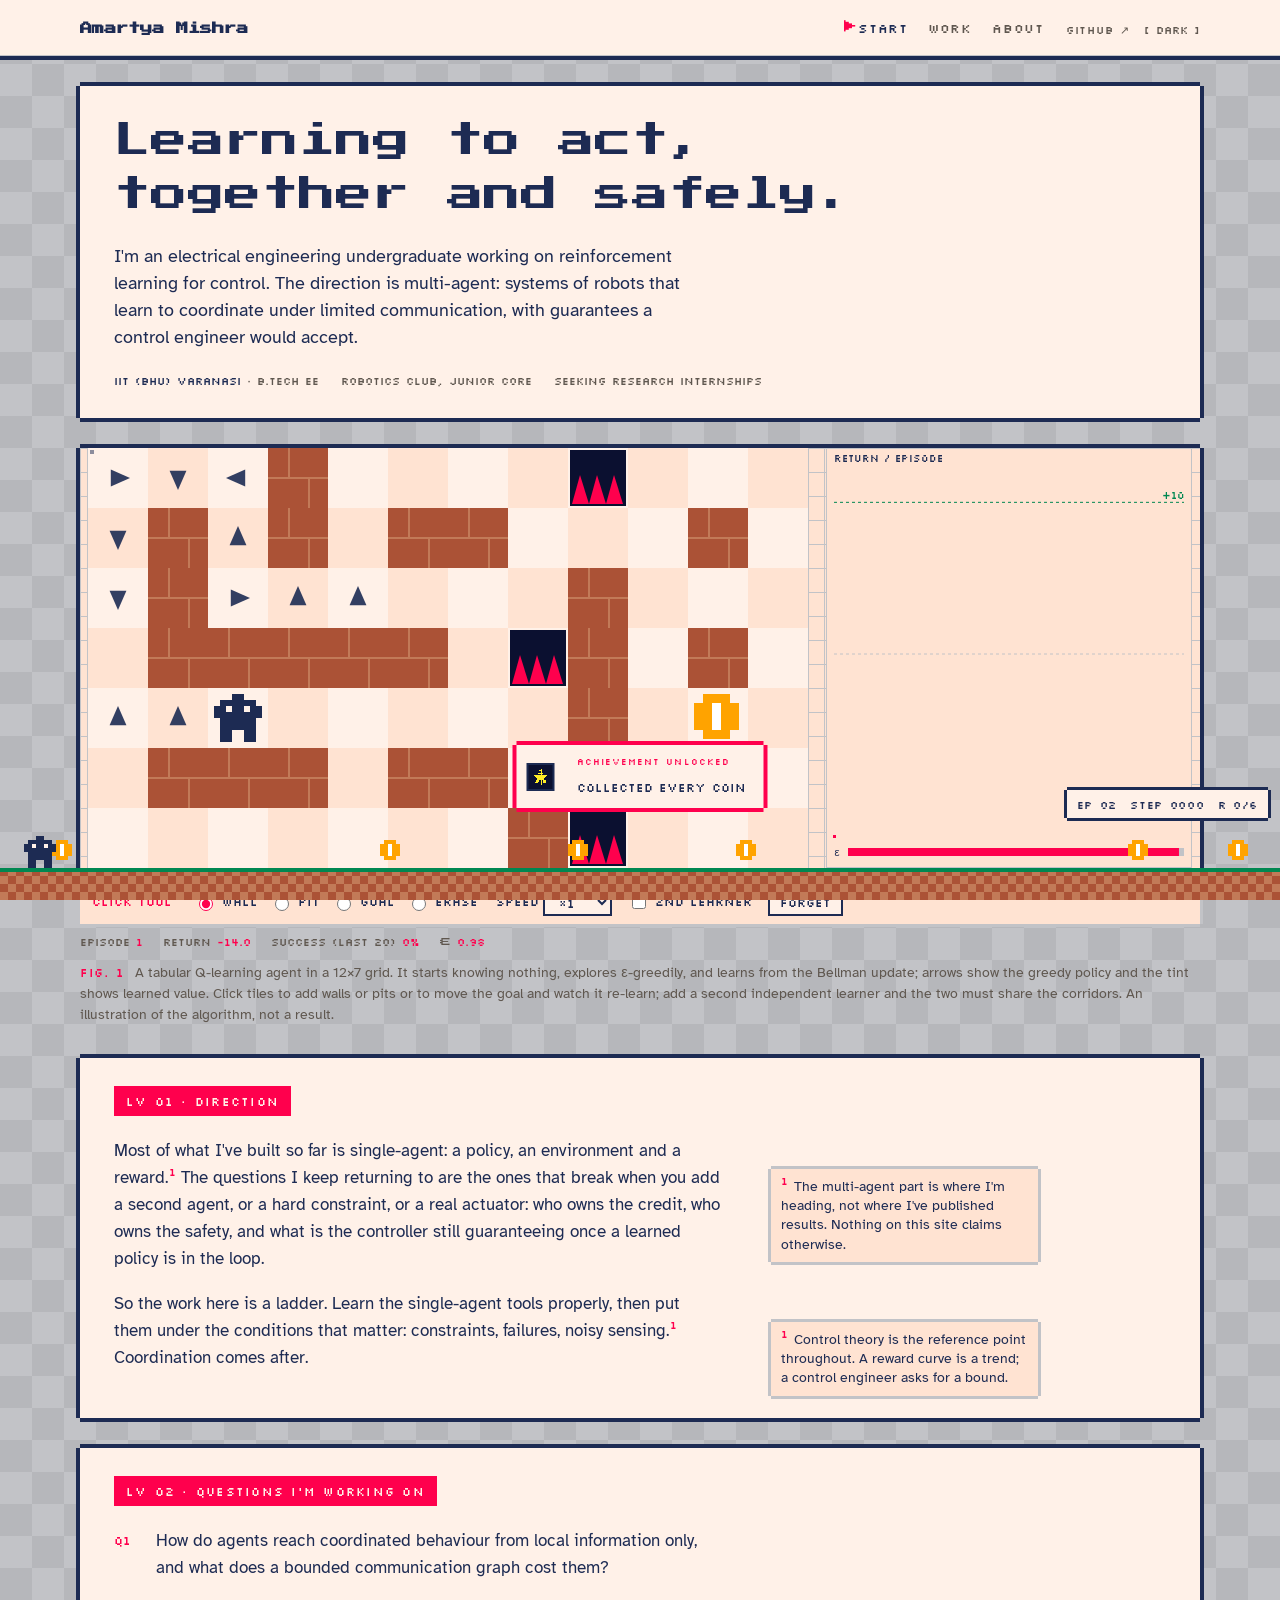
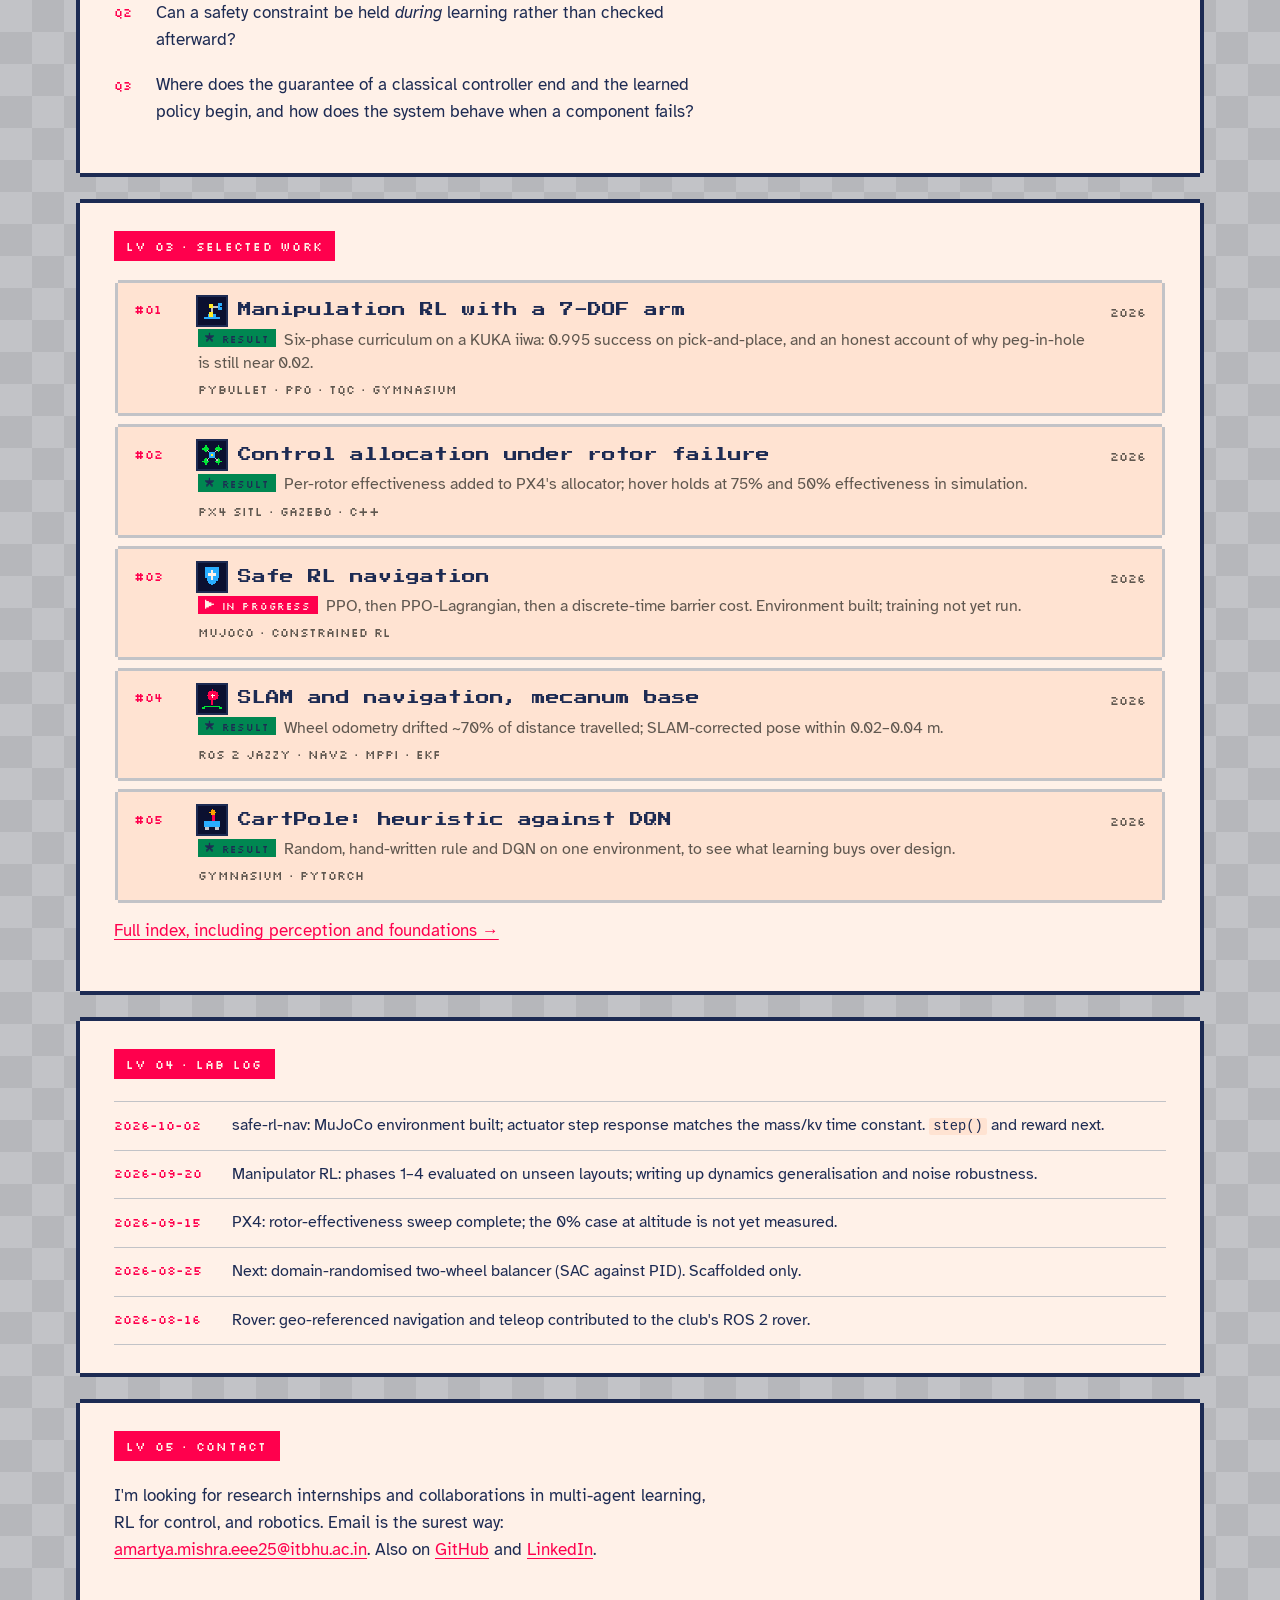
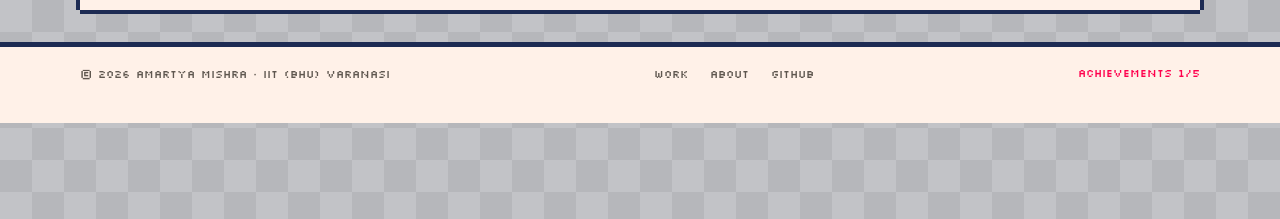
<file: index.html>
<!DOCTYPE html>
<html lang="en" class="no-js">
<head>
<meta charset="utf-8">
<meta name="viewport" content="width=device-width, initial-scale=1">
<title>Amartya Mishra — Multi-Agent Learning, RL &amp; Control</title>
<meta name="description" content="Research notebook of Amartya Mishra, Electrical Engineering undergraduate at IIT (BHU) Varanasi: reinforcement learning, control and robotics, heading toward multi-agent systems.">
<meta name="author" content="Amartya Mishra">
<link rel="canonical" href="https://amartya106.github.io/">
<meta property="og:type" content="website">
<meta property="og:title" content="Amartya Mishra — Multi-Agent Learning, RL &amp; Control">
<meta property="og:description" content="Reinforcement learning, control and robotics, heading toward multi-agent systems. Notes, experiments and results.">
<meta property="og:url" content="https://amartya106.github.io/">
<meta property="og:image" content="https://amartya106.github.io/assets/img/projects/manipulator-rl/per_phase_summary.png">
<meta name="twitter:card" content="summary_large_image">
<meta name="theme-color" content="#1d2b53">
<link rel="icon" href="/assets/img/favicon.svg" type="image/svg+xml">
<link rel="preconnect" href="https://fonts.googleapis.com">
<link rel="preconnect" href="https://fonts.gstatic.com" crossorigin>
<link rel="stylesheet" href="https://fonts.googleapis.com/css2?family=Press+Start+2P&family=Silkscreen:wght@400;700&family=Atkinson+Hyperlegible:ital,wght@0,400;0,700;1,400&display=swap">
<link rel="stylesheet" href="/assets/css/main.css">
<script>(function(){var d=document.documentElement;try{var t=localStorage.getItem('theme');if(!t)t=matchMedia('(prefers-color-scheme: light)').matches?'light':'dark';d.setAttribute('data-theme',t);}catch(e){d.setAttribute('data-theme','dark');}if('IntersectionObserver' in window&&!(window.matchMedia&&matchMedia('(prefers-reduced-motion: reduce)').matches))d.className='js';})();</script>
</head>
<body>

<a class="skip-link" href="#main">Skip to content</a>

<header class="nav">
  <div class="wrap nav-inner">
    <a class="brand" href="/">Amartya Mishra</a>
    <nav class="nav-links" aria-label="Primary">
      <a href="/" aria-current="page">Start</a>
      <a href="/projects/">Work</a>
      <a href="/about/">About</a>
    </nav>
    <span class="nav-tools">
      <a href="https://github.com/Amartya106" rel="me noopener">github ↗</a>
      <button class="theme-toggle" type="button" aria-label="Switch theme"></button>
    </span>
  </div>
</header>

<main id="main">
<div class="wrap has-margin">

  <section class="mast">
    <h1>Learning to act, together and safely.</h1>
    <p class="dek">
      I'm an electrical engineering undergraduate working on reinforcement learning
      for control. The direction is multi-agent: systems of robots that learn to
      coordinate under limited communication, with guarantees a control engineer
      would accept.
    </p>
    <div class="byline">
      <span><b>IIT (BHU) Varanasi</b> · B.Tech EE</span>
      <span>Robotics Club, junior core</span>
      <span>seeking research internships</span>
    </div>
  </section>

  <!-- Fig. 1 -->
  <section aria-label="Figure 1">
    <figure class="fig-wide" style="margin-top:8px">
      <div class="sim-wrap">
        <span class="tick">Q-LEARNING &middot; 12&times;7 gridworld</span>
        <canvas id="swarm" aria-label="Animated gridworld: a tabular Q-learning agent explores, falls into pits and learns a route to the goal; arrows show the learned policy and the tint shows learned value"></canvas>
      </div>
      <div class="q-controls">
        <fieldset class="q-tools">
          <legend>Click tool</legend>
          <label><input type="radio" name="q-tool" value="wall" checked> Wall</label>
          <label><input type="radio" name="q-tool" value="pit"> Pit</label>
          <label><input type="radio" name="q-tool" value="goal"> Goal</label>
          <label><input type="radio" name="q-tool" value="erase"> Erase</label>
        </fieldset>
        <label>Speed <select id="q-speed"><option value="3">&times;1</option><option value="12">&times;4</option><option value="48">&times;16</option></select></label>
        <label><input type="checkbox" id="q-two"> 2nd learner</label>
        <button type="button" id="q-reset">Forget</button>
      </div>
      <div class="readout" aria-hidden="true">
        <span>episode <b data-sim-edges>&ndash;</b></span>
        <span>return <b data-q-ret>&ndash;</b></span>
        <span>success (last 20) <b data-sim-err>&ndash;</b></span>
        <span>&epsilon; <b data-sim-t>&ndash;</b></span>
      </div>
      <figcaption>
        <span class="fn">Fig. 1</span>
        A tabular Q-learning agent in a 12&times;7 grid. It starts knowing nothing, explores
        &epsilon;-greedily, and learns from the Bellman update; arrows show the greedy policy and the
        tint shows learned value. Click tiles to add walls or pits or to move the goal and watch it
        re-learn; add a second independent learner and the two must share the corridors. An
        illustration of the algorithm, not a result.
      </figcaption>
    </figure>
  </section>

  <section class="section">
    <p class="sect"><b>§1</b> Direction</p>
    <div class="col prose">
      <p>
        Most of what I've built so far is single-agent: a policy, an environment and a
        reward.<label for="sn1" class="sn-toggle"></label><input type="checkbox" id="sn1" class="sn-cb"><span class="sidenote">The multi-agent part is where I'm heading, not where I've published results. Nothing on this site claims otherwise.</span>
        The questions I keep returning to are the ones that break when you add a second
        agent, or a hard constraint, or a real actuator: who owns the credit, who owns
        the safety, and what is the controller still guaranteeing once a learned policy
        is in the loop.
      </p>
      <p>
        So the work here is a ladder. Learn the single-agent tools properly, then put
        them under the conditions that matter: constraints, failures, noisy
        sensing.<label for="sn2" class="sn-toggle"></label><input type="checkbox" id="sn2" class="sn-cb"><span class="sidenote">Control theory is the reference point throughout. A reward curve is a trend; a control engineer asks for a bound.</span>
        Coordination comes after.
      </p>
    </div>
  </section>

  <section class="section">
    <p class="sect"><b>§2</b> Questions I'm working on</p>
    <div class="col">
      <ol class="questions">
        <li>How do agents reach coordinated behaviour from local information only, and what does a bounded communication graph cost them?</li>
        <li>Can a safety constraint be held <em>during</em> learning rather than checked afterward?</li>
        <li>Where does the guarantee of a classical controller end and the learned policy begin, and how does the system behave when a component fails?</li>
      </ol>
    </div>
  </section>

  <section class="section">
    <p class="sect"><b>§3</b> Selected work</p>
    <ul class="index">
      <li>
        <a class="row" href="/projects/manipulator-rl/">
          <span class="t">Manipulation RL with a 7-DOF arm</span>
          <span class="y">2026</span>
          <span class="claim"><span class="st st-result">result</span>Six-phase curriculum on a KUKA iiwa: 0.995 success on pick-and-place, and an honest account of why peg-in-hole is still near 0.02.</span>
          <span class="meta"><span>PyBullet</span><span>PPO · TQC</span><span>Gymnasium</span></span>
        </a>
      </li>
      <li>
        <a class="row" href="/projects/px4-rotor-failure/">
          <span class="t">Control allocation under rotor failure</span>
          <span class="y">2026</span>
          <span class="claim"><span class="st st-result">result</span>Per-rotor effectiveness added to PX4's allocator; hover holds at 75% and 50% effectiveness in simulation.</span>
          <span class="meta"><span>PX4 SITL</span><span>Gazebo</span><span>C++</span></span>
        </a>
      </li>
      <li>
        <a class="row" href="/projects/safe-rl-nav/">
          <span class="t">Safe RL navigation</span>
          <span class="y">2026</span>
          <span class="claim"><span class="st st-wip">in progress</span>PPO, then PPO-Lagrangian, then a discrete-time barrier cost. Environment built; training not yet run.</span>
          <span class="meta"><span>MuJoCo</span><span>constrained RL</span></span>
        </a>
      </li>
      <li>
        <a class="row" href="/projects/slam-nav-mecanum/">
          <span class="t">SLAM and navigation, mecanum base</span>
          <span class="y">2026</span>
          <span class="claim"><span class="st st-result">result</span>Wheel odometry drifted ~70% of distance travelled; SLAM-corrected pose within 0.02–0.04 m.</span>
          <span class="meta"><span>ROS 2 Jazzy</span><span>Nav2 · MPPI</span><span>EKF</span></span>
        </a>
      </li>
      <li>
        <a class="row" href="/projects/rl-cartpole-dqn/">
          <span class="t">CartPole: heuristic against DQN</span>
          <span class="y">2026</span>
          <span class="claim"><span class="st st-result">result</span>Random, hand-written rule and DQN on one environment, to see what learning buys over design.</span>
          <span class="meta"><span>Gymnasium</span><span>PyTorch</span></span>
        </a>
      </li>
    </ul>
    <p style="margin-top:18px"><a href="/projects/">Full index, including perception and foundations →</a></p>
  </section>

  <section class="section">
    <p class="sect"><b>§4</b> Lab log</p>
    <ul class="log">
      <li><time datetime="2026-10-02">2026-10-02</time><span><b>safe-rl-nav:</b> MuJoCo environment built; actuator step response matches the mass/kv time constant. <code>step()</code> and reward next.</span></li>
      <li><time datetime="2026-09-20">2026-09-20</time><span><b>Manipulator RL:</b> phases 1–4 evaluated on unseen layouts; writing up dynamics generalisation and noise robustness.</span></li>
      <li><time datetime="2026-09-15">2026-09-15</time><span><b>PX4:</b> rotor-effectiveness sweep complete; the 0% case at altitude is not yet measured.</span></li>
      <li><time datetime="2026-08-25">2026-08-25</time><span><b>Next:</b> domain-randomised two-wheel balancer (SAC against PID). Scaffolded only.</span></li>
      <li><time datetime="2026-08-16">2026-08-16</time><span><b>Rover:</b> geo-referenced navigation and teleop contributed to the club's ROS 2 rover.</span></li>
    </ul>
  </section>

  <section class="section">
    <p class="sect"><b>§5</b> Contact</p>
    <div class="col prose">
      <p>
        I'm looking for research internships and collaborations in multi-agent
        learning, RL for control, and robotics.
        Email is the surest way:
        <a href="mailto:amartya.mishra.eee25@itbhu.ac.in">amartya.mishra.eee25@itbhu.ac.in</a>.
        Also on <a href="https://github.com/Amartya106" rel="me noopener">GitHub</a> and
        <a href="https://www.linkedin.com/in/amartya-mishra-397b8b230/" rel="me noopener">LinkedIn</a>.
      </p>
    </div>
  </section>

</div>
</main>

<footer class="footer">
  <div class="wrap footer-inner">
    <span>© <span id="year">2026</span> Amartya Mishra · IIT (BHU) Varanasi</span>
    <nav aria-label="Footer">
      <a href="/projects/">Work</a>
      <a href="/about/">About</a>
      <a href="https://github.com/Amartya106" rel="noopener">GitHub</a>
    </nav>
  </div>
</footer>

<script src="/assets/js/main.js" defer></script>
<script src="/assets/js/pixelart.js" defer></script>
<script src="/assets/js/gridworld.js" defer></script>
<script src="/assets/js/qgrid.js" defer></script>
<script>document.getElementById('year').textContent=new Date().getFullYear();</script>
</body>
</html>
</file>
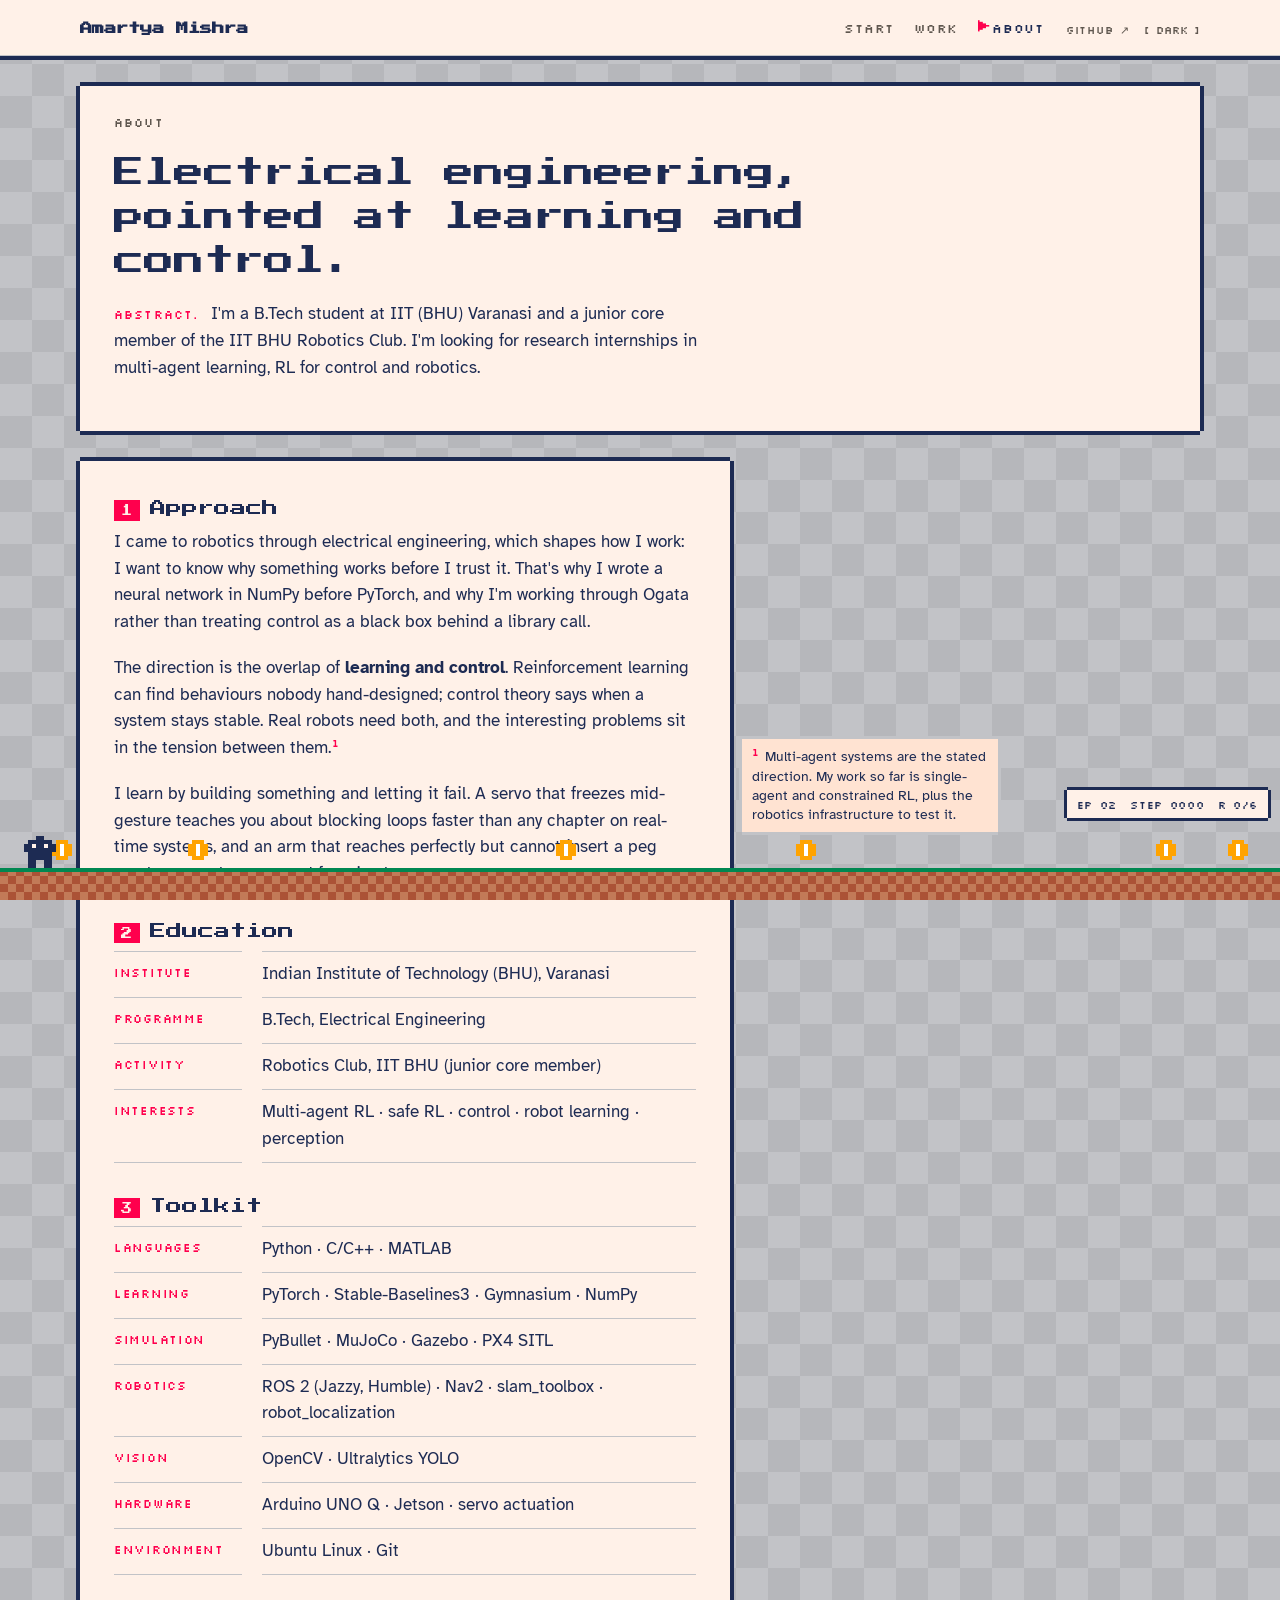
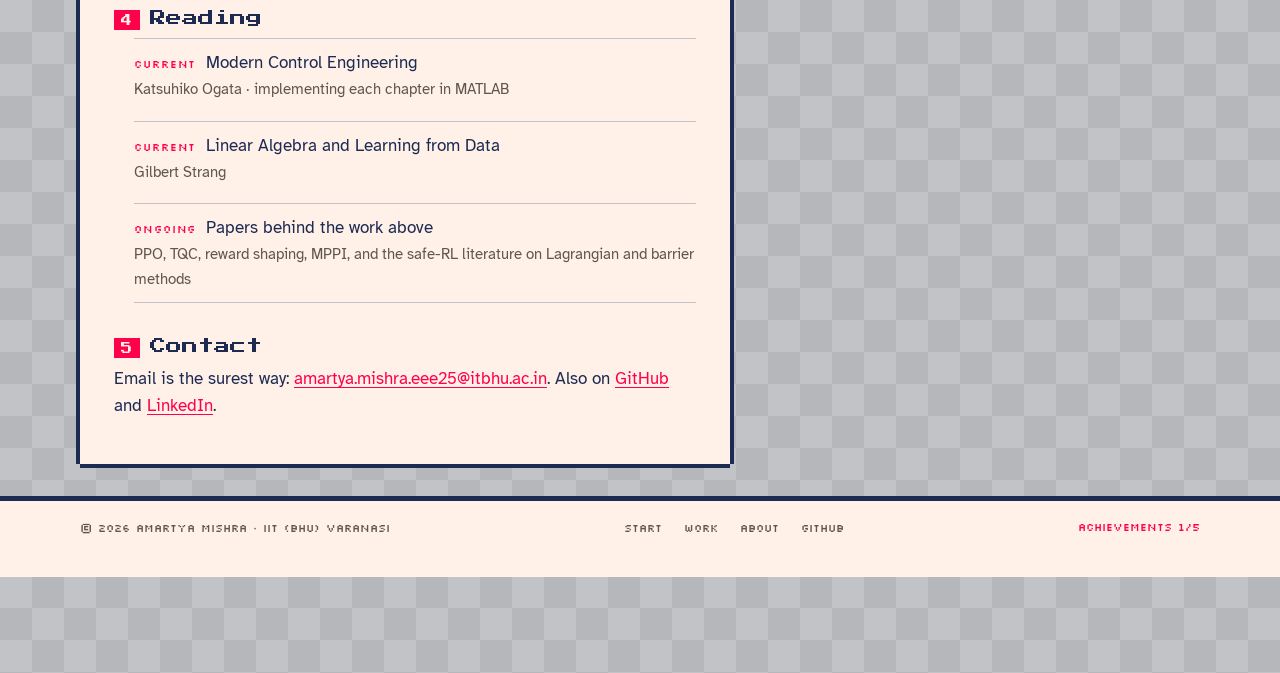
<file: about/index.html>
<!DOCTYPE html>
<html lang="en" class="no-js">
<head>
<meta charset="utf-8">
<meta name="viewport" content="width=device-width, initial-scale=1">
<title>About — Amartya Mishra</title>
<meta name="description" content="Amartya Mishra, Electrical Engineering undergraduate at IIT (BHU) Varanasi, working on reinforcement learning, control and robotics with a view to multi-agent systems.">
<meta name="author" content="Amartya Mishra">
<link rel="canonical" href="https://amartya106.github.io/about/">
<meta property="og:type" content="profile">
<meta property="og:title" content="About — Amartya Mishra">
<meta property="og:description" content="Amartya Mishra, Electrical Engineering undergraduate at IIT (BHU) Varanasi, working on reinforcement learning, control and robotics with a view to multi-agent systems.">
<meta property="og:url" content="https://amartya106.github.io/about/">
<meta name="twitter:card" content="summary_large_image">
<meta name="theme-color" content="#1d2b53">
<link rel="icon" href="/assets/img/favicon.svg" type="image/svg+xml">
<link rel="preconnect" href="https://fonts.googleapis.com">
<link rel="preconnect" href="https://fonts.gstatic.com" crossorigin>
<link rel="stylesheet" href="https://fonts.googleapis.com/css2?family=Press+Start+2P&family=Silkscreen:wght@400;700&family=Atkinson+Hyperlegible:ital,wght@0,400;0,700;1,400&display=swap">
<link rel="stylesheet" href="/assets/css/main.css">
<script>(function(){var d=document.documentElement;try{var t=localStorage.getItem('theme');if(!t)t=matchMedia('(prefers-color-scheme: light)').matches?'light':'dark';d.setAttribute('data-theme',t);}catch(e){d.setAttribute('data-theme','dark');}if('IntersectionObserver' in window&&!(window.matchMedia&&matchMedia('(prefers-reduced-motion: reduce)').matches))d.className='js';})();</script>
</head>
<body>

<a class="skip-link" href="#main">Skip to content</a>

<header class="nav">
  <div class="wrap nav-inner">
    <a class="brand" href="/">Amartya Mishra</a>
    <nav class="nav-links" aria-label="Primary">
      <a href="/">Start</a>
      <a href="/projects/">Work</a>
      <a href="/about/" aria-current="page">About</a>
    </nav>
    <span class="nav-tools">
      <a href="https://github.com/Amartya106" rel="me noopener">github ↗</a>
      <button class="theme-toggle" type="button" aria-label="Switch theme"></button>
    </span>
  </div>
</header>

<main id="main">
<div class="wrap has-margin">
  <section class="case">
    <p class="label">About</p>
    <h1>Electrical engineering, pointed at learning and control.</h1>
    <p class="abstract" style="margin-top:18px">
      I'm a B.Tech student at IIT (BHU) Varanasi and a junior core member of the IIT BHU
      Robotics Club. I'm looking for research internships in multi-agent learning,
      RL for control and robotics.
    </p>
  </section>

  <div class="prose">

    <h2><span class="n">1</span>Approach</h2>
    <p>
      I came to robotics through electrical engineering, which shapes how I work: I
      want to know why something works before I trust it. That's why I wrote a neural
      network in NumPy before PyTorch, and why I'm working through Ogata
      rather than treating control as a black box behind a library call.
    </p>
    <p>
      The direction is the overlap of <strong>learning and control</strong>.
      Reinforcement learning can find behaviours nobody hand-designed; control theory
      says when a system stays stable. Real robots need both, and the interesting
      problems sit in the tension between them.<label for="sn1" class="sn-toggle"></label><input type="checkbox" id="sn1" class="sn-cb"><span class="sidenote">Multi-agent systems are the stated direction. My work so far is single-agent and constrained RL, plus the robotics infrastructure to test it.</span>
    </p>
    <p>
      I learn by building something and letting it fail. A servo that freezes
      mid-gesture teaches you about blocking loops faster than any chapter on
      real-time systems, and an arm that reaches perfectly but cannot insert a peg
      teaches you what a reward function leaves out.
    </p>

    <h2><span class="n">2</span>Education</h2>
    <dl class="def">
      <dt>Institute</dt><dd>Indian Institute of Technology (BHU), Varanasi</dd>
      <dt>Programme</dt><dd>B.Tech, Electrical Engineering</dd>
      <dt>Activity</dt><dd>Robotics Club, IIT BHU (junior core member)</dd>
      <dt>Interests</dt><dd>Multi-agent RL · safe RL · control · robot learning · perception</dd>
    </dl>

    <h2><span class="n">3</span>Toolkit</h2>
    <dl class="def">
      <dt>Languages</dt><dd>Python · C/C++ · MATLAB</dd>
      <dt>Learning</dt><dd>PyTorch · Stable-Baselines3 · Gymnasium · NumPy</dd>
      <dt>Simulation</dt><dd>PyBullet · MuJoCo · Gazebo · PX4 SITL</dd>
      <dt>Robotics</dt><dd>ROS 2 (Jazzy, Humble) · Nav2 · slam_toolbox · robot_localization</dd>
      <dt>Vision</dt><dd>OpenCV · Ultralytics YOLO</dd>
      <dt>Hardware</dt><dd>Arduino UNO Q · Jetson · servo actuation</dd>
      <dt>Environment</dt><dd>Ubuntu Linux · Git</dd>
    </dl>

    <h2><span class="n">4</span>Reading</h2>
    <ul class="refs">
      <li><span class="state">current</span>Modern Control Engineering<span class="by">Katsuhiko Ogata · implementing each chapter in MATLAB</span></li>
      <li><span class="state">current</span>Linear Algebra and Learning from Data<span class="by">Gilbert Strang</span></li>
      <li><span class="state">ongoing</span>Papers behind the work above<span class="by">PPO, TQC, reward shaping, MPPI, and the safe-RL literature on Lagrangian and barrier methods</span></li>
    </ul>

    <h2><span class="n">5</span>Contact</h2>
    <p>
      Email is the surest way:
      <a href="mailto:amartya.mishra.eee25@itbhu.ac.in">amartya.mishra.eee25@itbhu.ac.in</a>.
      Also on <a href="https://github.com/Amartya106" rel="me noopener">GitHub</a> and
      <a href="https://www.linkedin.com/in/amartya-mishra-397b8b230/" rel="me noopener">LinkedIn</a>.
    </p>
  </div>
</div>

</main>

<footer class="footer">
  <div class="wrap footer-inner">
    <span>© <span id="year">2026</span> Amartya Mishra · IIT (BHU) Varanasi</span>
    <nav aria-label="Footer">
      <a href="/">Start</a>
      <a href="/projects/">Work</a>
      <a href="/about/">About</a>
      <a href="https://github.com/Amartya106" rel="noopener">GitHub</a>
    </nav>
  </div>
</footer>

<script src="/assets/js/main.js" defer></script>
<script src="/assets/js/pixelart.js" defer></script>
<script src="/assets/js/gridworld.js" defer></script>
<script>document.getElementById('year').textContent=new Date().getFullYear();</script>
</body>
</html>
</file>
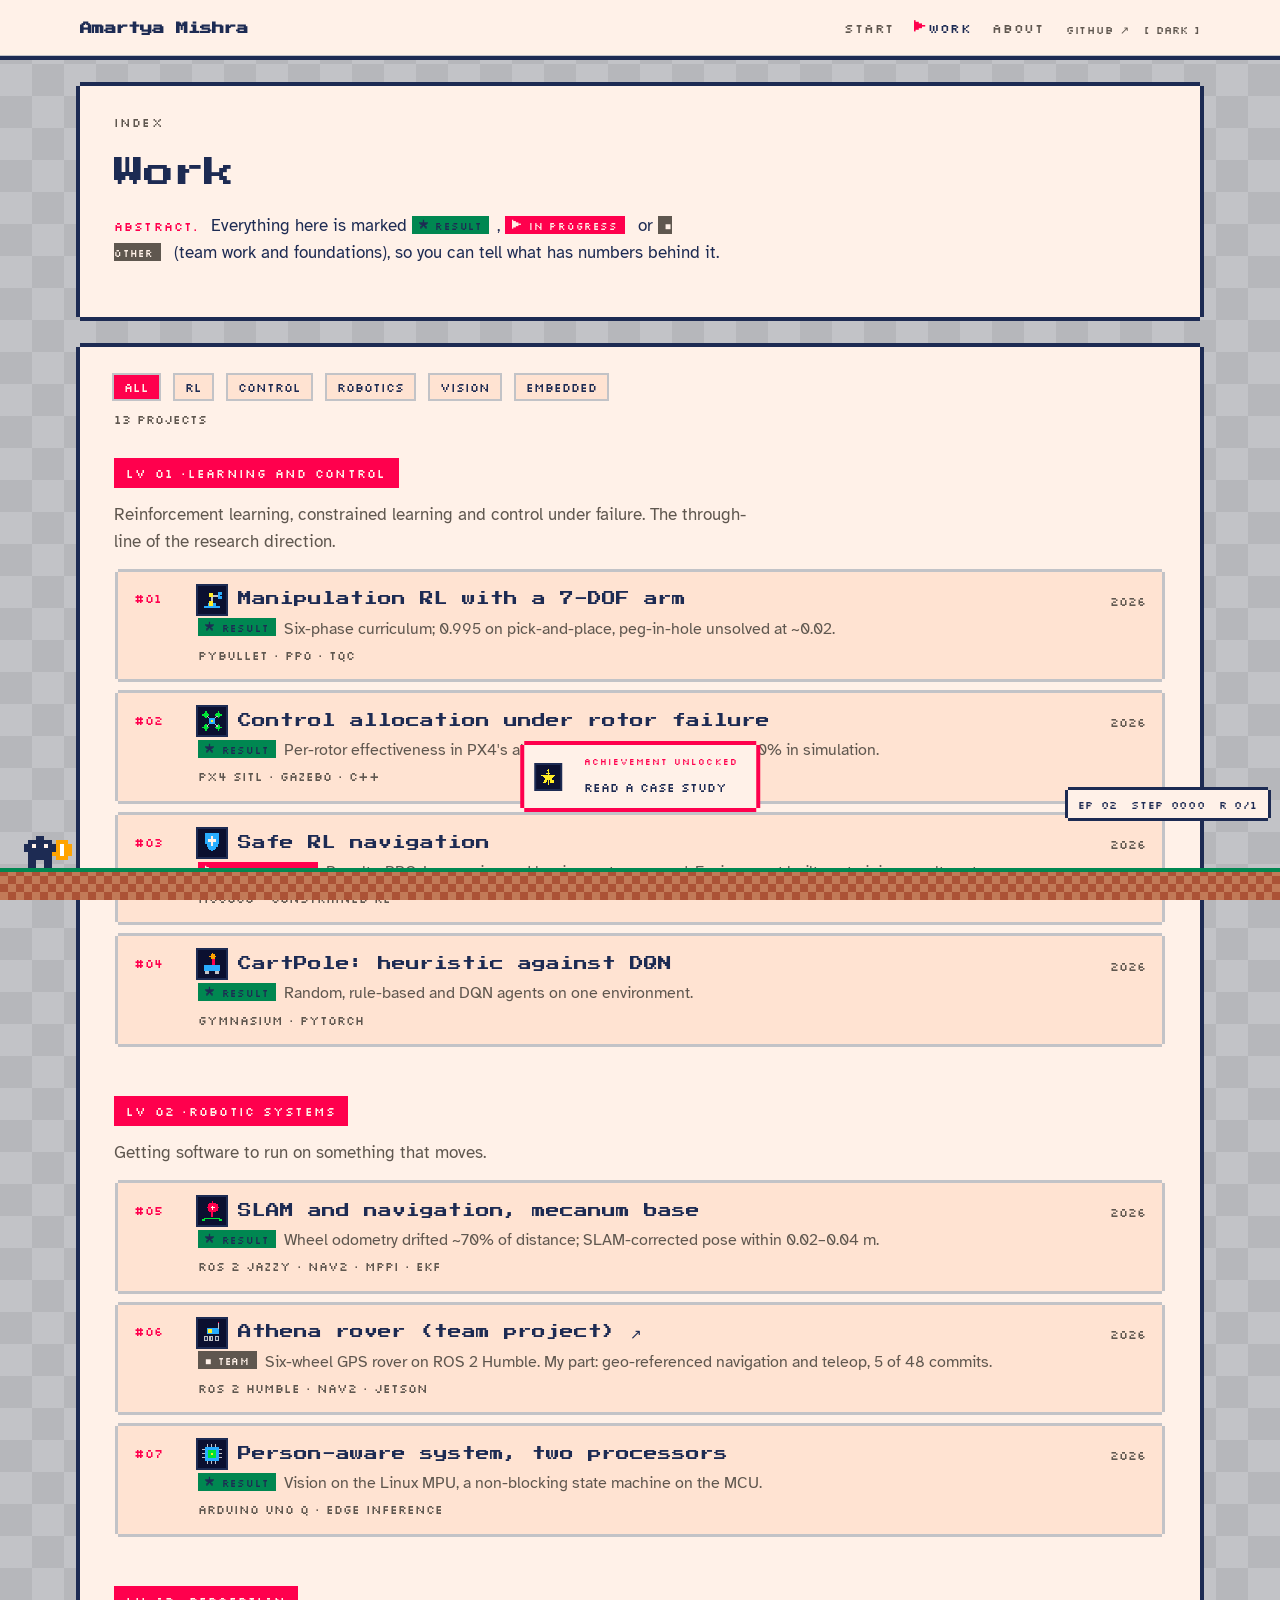
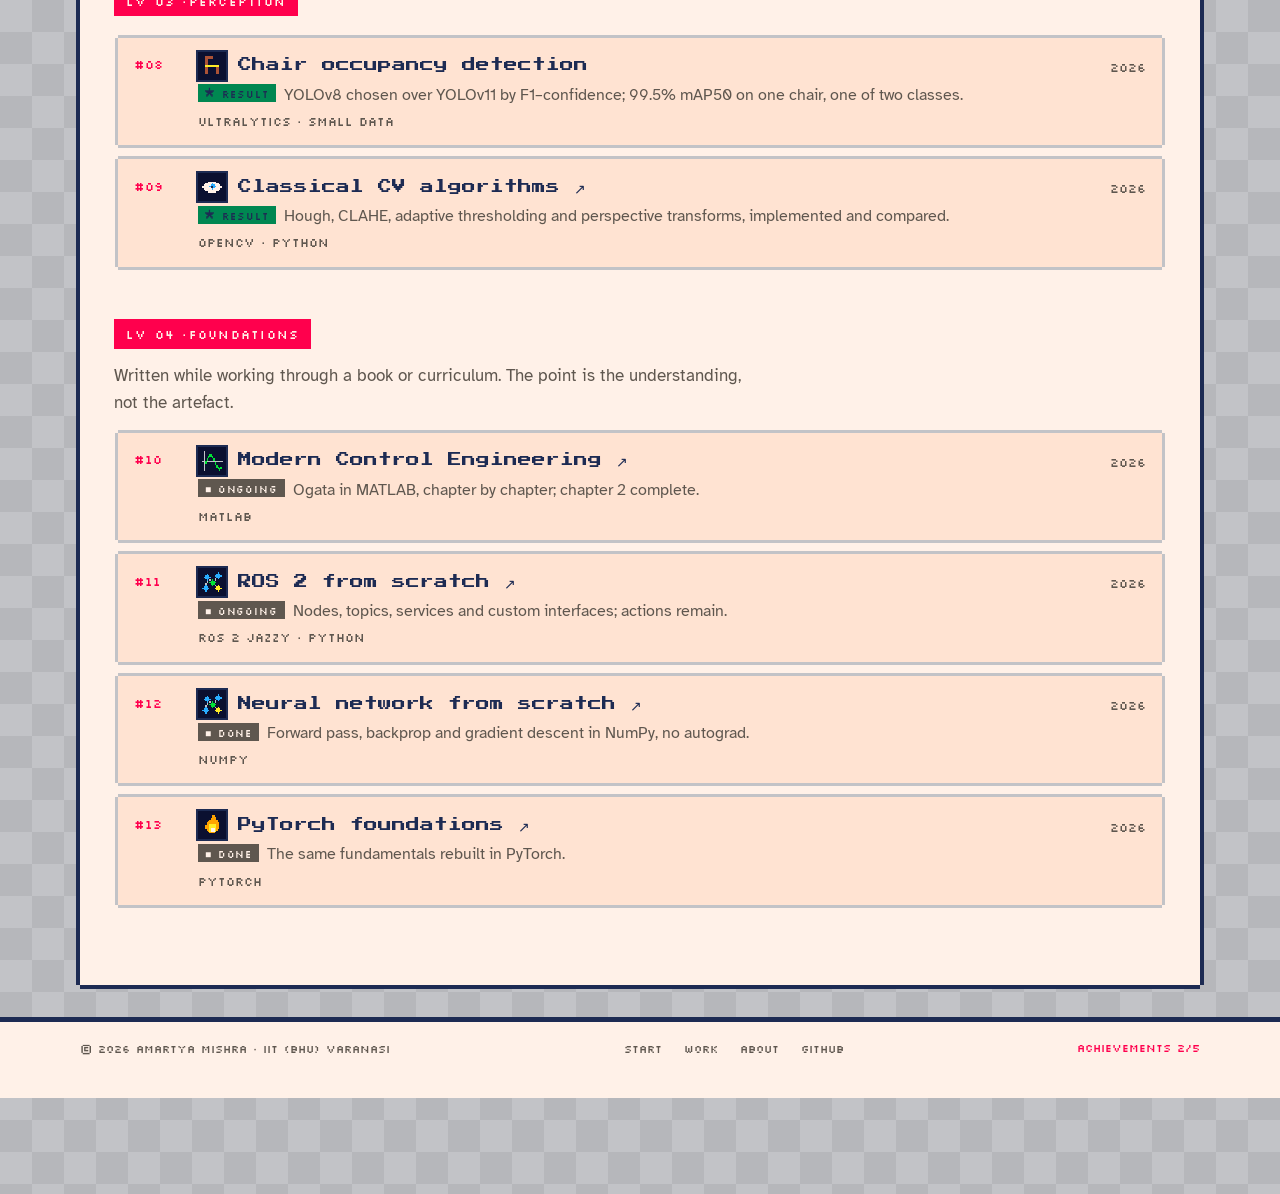
<file: projects/index.html>
<!DOCTYPE html>
<html lang="en" class="no-js">
<head>
<meta charset="utf-8">
<meta name="viewport" content="width=device-width, initial-scale=1">
<title>Work — Amartya Mishra</title>
<meta name="description" content="Index of research projects, robotic systems, perception work and foundations by Amartya Mishra, with status and results for each.">
<meta name="author" content="Amartya Mishra">
<link rel="canonical" href="https://amartya106.github.io/projects/">
<meta property="og:type" content="website">
<meta property="og:title" content="Work — Amartya Mishra">
<meta property="og:description" content="Index of research projects, robotic systems, perception work and foundations by Amartya Mishra, with status and results for each.">
<meta property="og:url" content="https://amartya106.github.io/projects/">
<meta name="twitter:card" content="summary_large_image">
<meta name="theme-color" content="#1d2b53">
<link rel="icon" href="/assets/img/favicon.svg" type="image/svg+xml">
<link rel="preconnect" href="https://fonts.googleapis.com">
<link rel="preconnect" href="https://fonts.gstatic.com" crossorigin>
<link rel="stylesheet" href="https://fonts.googleapis.com/css2?family=Press+Start+2P&family=Silkscreen:wght@400;700&family=Atkinson+Hyperlegible:ital,wght@0,400;0,700;1,400&display=swap">
<link rel="stylesheet" href="/assets/css/main.css">
<script>(function(){var d=document.documentElement;try{var t=localStorage.getItem('theme');if(!t)t=matchMedia('(prefers-color-scheme: light)').matches?'light':'dark';d.setAttribute('data-theme',t);}catch(e){d.setAttribute('data-theme','dark');}if('IntersectionObserver' in window&&!(window.matchMedia&&matchMedia('(prefers-reduced-motion: reduce)').matches))d.className='js';})();</script>
</head>
<body>

<a class="skip-link" href="#main">Skip to content</a>

<header class="nav">
  <div class="wrap nav-inner">
    <a class="brand" href="/">Amartya Mishra</a>
    <nav class="nav-links" aria-label="Primary">
      <a href="/">Start</a>
      <a href="/projects/" aria-current="page">Work</a>
      <a href="/about/">About</a>
    </nav>
    <span class="nav-tools">
      <a href="https://github.com/Amartya106" rel="me noopener">github ↗</a>
      <button class="theme-toggle" type="button" aria-label="Switch theme"></button>
    </span>
  </div>
</header>

<main id="main">
<div class="wrap">
  <section class="case">
    <p class="label">Index</p>
    <h1>Work</h1>
    <p class="abstract" style="margin-top:14px">
      Everything here is marked <span class="st st-result">result</span>,
      <span class="st st-wip">in progress</span> or <span class="st st-design">other</span>
      (team work and foundations), so you can tell what has numbers behind it.
    </p>
  </section>

  <section class="section" style="counter-reset:ix">
    <div class="filters" role="group" aria-label="Filter by topic">
      <button class="filter" type="button" data-filter="all" aria-pressed="true">all</button>
      <button class="filter" type="button" data-filter="rl" aria-pressed="false">rl</button>
      <button class="filter" type="button" data-filter="control" aria-pressed="false">control</button>
      <button class="filter" type="button" data-filter="robotics" aria-pressed="false">robotics</button>
      <button class="filter" type="button" data-filter="vision" aria-pressed="false">vision</button>
      <button class="filter" type="button" data-filter="embedded" aria-pressed="false">embedded</button>
    </div>
    <p class="filter-count" data-filter-count aria-live="polite">13 projects</p>

    <div data-group>
      <p class="sect">Learning and control</p>
      <p style="margin:-8px 0 16px;color:var(--muted);max-width:40rem">Reinforcement learning, constrained learning and control under failure. The through-line of the research direction.</p>
      <ul class="index" style="counter-reset:none">
      <li data-tags="rl robotics">
        <a class="row" href="/projects/manipulator-rl/">
          <span class="t">Manipulation RL with a 7-DOF arm</span>
          <span class="y">2026</span>
          <span class="claim"><span class="st st-result">result</span>Six-phase curriculum; 0.995 on pick-and-place, peg-in-hole unsolved at ~0.02.</span>
          <span class="meta"><span>PyBullet</span><span>PPO · TQC</span></span>
        </a>
      </li>
      <li data-tags="control robotics">
        <a class="row" href="/projects/px4-rotor-failure/">
          <span class="t">Control allocation under rotor failure</span>
          <span class="y">2026</span>
          <span class="claim"><span class="st st-result">result</span>Per-rotor effectiveness in PX4's allocator; hover holds at 75% and 50% in simulation.</span>
          <span class="meta"><span>PX4 SITL</span><span>Gazebo</span><span>C++</span></span>
        </a>
      </li>
      <li data-tags="rl control">
        <a class="row" href="/projects/safe-rl-nav/">
          <span class="t">Safe RL navigation</span>
          <span class="y">2026</span>
          <span class="claim"><span class="st st-wip">in progress</span>Penalty, PPO-Lagrangian and barrier cost compared. Environment built; no training results yet.</span>
          <span class="meta"><span>MuJoCo</span><span>constrained RL</span></span>
        </a>
      </li>
      <li data-tags="rl control">
        <a class="row" href="/projects/rl-cartpole-dqn/">
          <span class="t">CartPole: heuristic against DQN</span>
          <span class="y">2026</span>
          <span class="claim"><span class="st st-result">result</span>Random, rule-based and DQN agents on one environment.</span>
          <span class="meta"><span>Gymnasium</span><span>PyTorch</span></span>
        </a>
      </li>
      </ul>
    </div>

    <div data-group>
      <p class="sect">Robotic systems</p>
      <p style="margin:-8px 0 16px;color:var(--muted);max-width:40rem">Getting software to run on something that moves.</p>
      <ul class="index" style="counter-reset:none">
      <li data-tags="robotics control">
        <a class="row" href="/projects/slam-nav-mecanum/">
          <span class="t">SLAM and navigation, mecanum base</span>
          <span class="y">2026</span>
          <span class="claim"><span class="st st-result">result</span>Wheel odometry drifted ~70% of distance; SLAM-corrected pose within 0.02–0.04 m.</span>
          <span class="meta"><span>ROS 2 Jazzy</span><span>Nav2 · MPPI</span><span>EKF</span></span>
        </a>
      </li>
      <li data-tags="robotics">
        <a class="row" href="https://github.com/Amartya106/irc-rover" rel="noopener">
          <span class="t">Athena rover (team project) ↗</span>
          <span class="y">2026</span>
          <span class="claim"><span class="st st-design">team</span>Six-wheel GPS rover on ROS 2 Humble. My part: geo-referenced navigation and teleop, 5 of 48 commits.</span>
          <span class="meta"><span>ROS 2 Humble</span><span>Nav2</span><span>Jetson</span></span>
        </a>
      </li>
      <li data-tags="robotics vision embedded">
        <a class="row" href="/projects/uno-q-vision-servo/">
          <span class="t">Person-aware system, two processors</span>
          <span class="y">2026</span>
          <span class="claim"><span class="st st-result">result</span>Vision on the Linux MPU, a non-blocking state machine on the MCU.</span>
          <span class="meta"><span>Arduino UNO Q</span><span>edge inference</span></span>
        </a>
      </li>
      </ul>
    </div>

    <div data-group>
      <p class="sect">Perception</p>
      <ul class="index" style="counter-reset:none">
      <li data-tags="vision">
        <a class="row" href="/projects/chair-occupation/">
          <span class="t">Chair occupancy detection</span>
          <span class="y">2026</span>
          <span class="claim"><span class="st st-result">result</span>YOLOv8 chosen over YOLOv11 by F1–confidence; 99.5% mAP50 on one chair, one of two classes.</span>
          <span class="meta"><span>Ultralytics</span><span>small data</span></span>
        </a>
      </li>
      <li data-tags="vision">
        <a class="row" href="https://github.com/Amartya106/computer-vision-algorithms" rel="noopener">
          <span class="t">Classical CV algorithms ↗</span>
          <span class="y">2026</span>
          <span class="claim"><span class="st st-result">result</span>Hough, CLAHE, adaptive thresholding and perspective transforms, implemented and compared.</span>
          <span class="meta"><span>OpenCV</span><span>Python</span></span>
        </a>
      </li>
      </ul>
    </div>

    <div data-group>
      <p class="sect">Foundations</p>
      <p style="margin:-8px 0 16px;color:var(--muted);max-width:40rem">Written while working through a book or curriculum. The point is the understanding, not the artefact.</p>
      <ul class="index" style="counter-reset:none">
      <li data-tags="control">
        <a class="row" href="https://github.com/Amartya106/modern-control-engineering" rel="noopener">
          <span class="t">Modern Control Engineering ↗</span>
          <span class="y">2026</span>
          <span class="claim"><span class="st st-design">ongoing</span>Ogata in MATLAB, chapter by chapter; chapter 2 complete.</span>
          <span class="meta"><span>MATLAB</span></span>
        </a>
      </li>
      <li data-tags="robotics">
        <a class="row" href="https://github.com/Amartya106/ros2-learning" rel="noopener">
          <span class="t">ROS 2 from scratch ↗</span>
          <span class="y">2026</span>
          <span class="claim"><span class="st st-design">ongoing</span>Nodes, topics, services and custom interfaces; actions remain.</span>
          <span class="meta"><span>ROS 2 Jazzy</span><span>Python</span></span>
        </a>
      </li>
      <li data-tags="rl">
        <a class="row" href="https://github.com/Amartya106/neural-network-from-scratch" rel="noopener">
          <span class="t">Neural network from scratch ↗</span>
          <span class="y">2026</span>
          <span class="claim"><span class="st st-design">done</span>Forward pass, backprop and gradient descent in NumPy, no autograd.</span>
          <span class="meta"><span>NumPy</span></span>
        </a>
      </li>
      <li data-tags="rl">
        <a class="row" href="https://github.com/Amartya106/pytorch-implementation" rel="noopener">
          <span class="t">PyTorch foundations ↗</span>
          <span class="y">2026</span>
          <span class="claim"><span class="st st-design">done</span>The same fundamentals rebuilt in PyTorch.</span>
          <span class="meta"><span>PyTorch</span></span>
        </a>
      </li>
      </ul>
    </div>
  </section>
</div>

</main>

<footer class="footer">
  <div class="wrap footer-inner">
    <span>© <span id="year">2026</span> Amartya Mishra · IIT (BHU) Varanasi</span>
    <nav aria-label="Footer">
      <a href="/">Start</a>
      <a href="/projects/">Work</a>
      <a href="/about/">About</a>
      <a href="https://github.com/Amartya106" rel="noopener">GitHub</a>
    </nav>
  </div>
</footer>

<script src="/assets/js/main.js" defer></script>
<script src="/assets/js/pixelart.js" defer></script>
<script src="/assets/js/gridworld.js" defer></script>
<script>document.getElementById('year').textContent=new Date().getFullYear();</script>
</body>
</html>
</file>
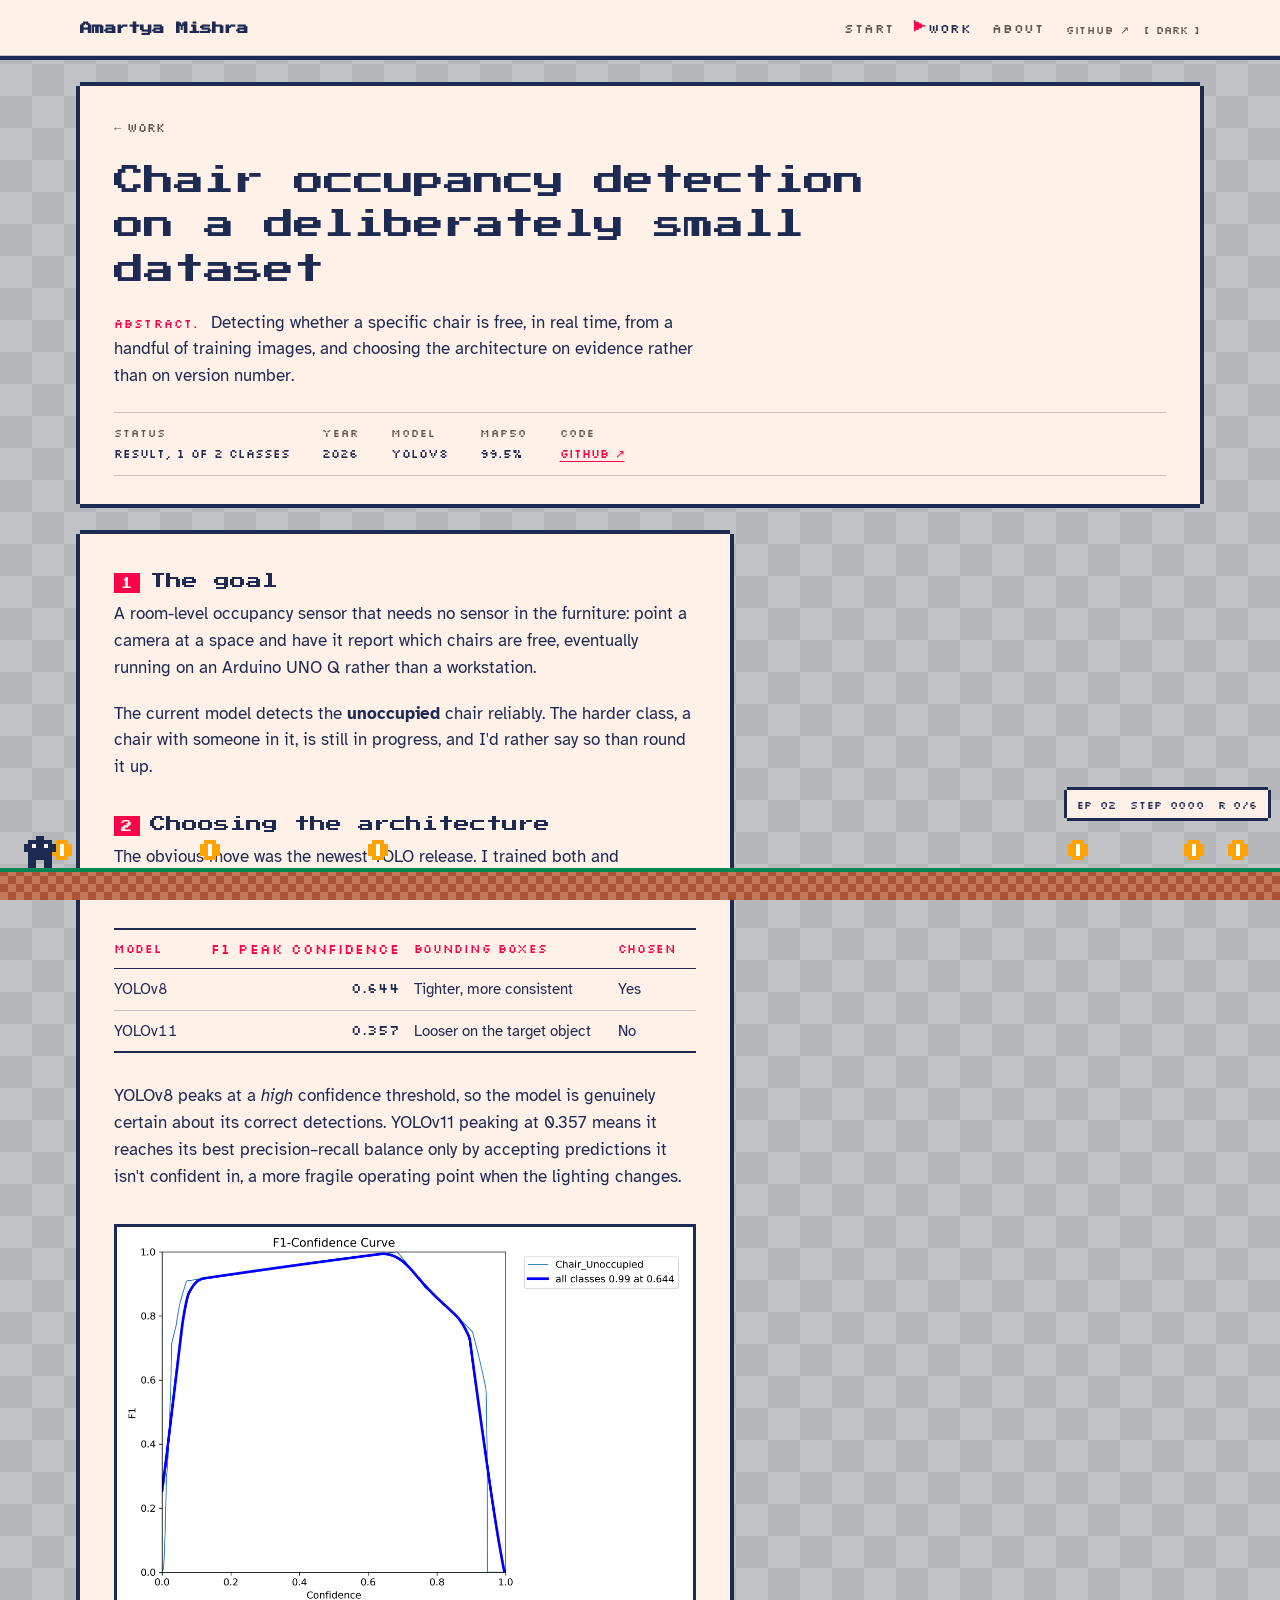
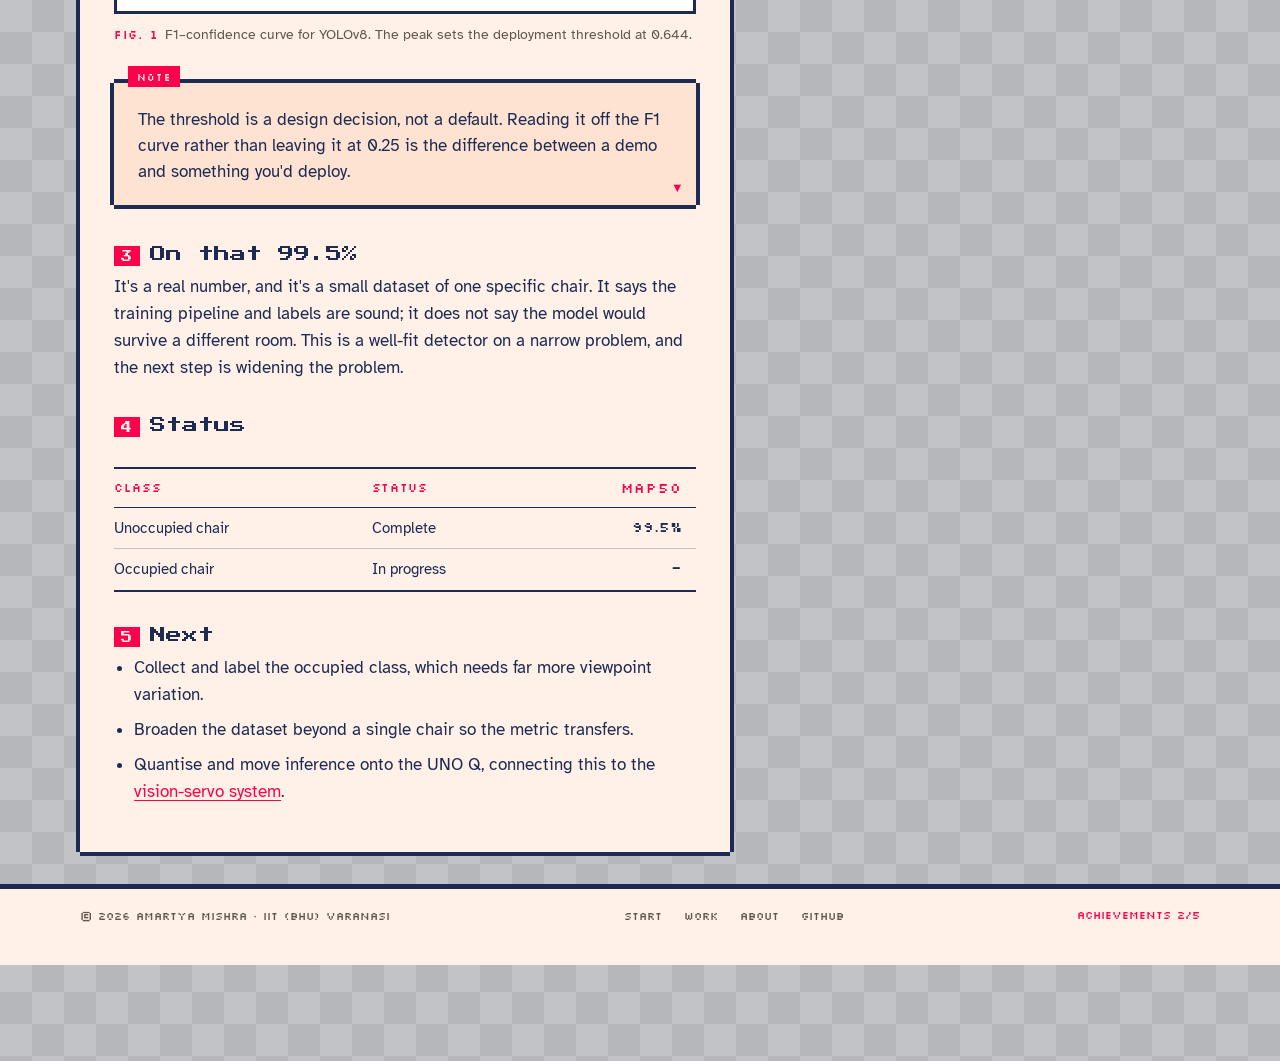
<file: projects/chair-occupation/index.html>
<!DOCTYPE html>
<html lang="en" class="no-js">
<head>
<meta charset="utf-8">
<meta name="viewport" content="width=device-width, initial-scale=1">
<title>Chair occupancy detection with YOLOv8 — Amartya Mishra</title>
<meta name="description" content="A YOLOv8 chair detector trained on a small custom dataset, reaching 99.5% mAP50, with a measured comparison against YOLOv11.">
<meta name="author" content="Amartya Mishra">
<link rel="canonical" href="https://amartya106.github.io/projects/chair-occupation/">
<meta property="og:type" content="article">
<meta property="og:title" content="Chair occupancy detection with YOLOv8 — Amartya Mishra">
<meta property="og:description" content="A YOLOv8 chair detector trained on a small custom dataset, reaching 99.5% mAP50, with a measured comparison against YOLOv11.">
<meta property="og:url" content="https://amartya106.github.io/projects/chair-occupation/">
<meta property="og:image" content="https://amartya106.github.io/assets/img/projects/chair-f1.png">
<meta name="twitter:card" content="summary_large_image">
<meta name="theme-color" content="#1d2b53">
<link rel="icon" href="/assets/img/favicon.svg" type="image/svg+xml">
<link rel="preconnect" href="https://fonts.googleapis.com">
<link rel="preconnect" href="https://fonts.gstatic.com" crossorigin>
<link rel="stylesheet" href="https://fonts.googleapis.com/css2?family=Press+Start+2P&family=Silkscreen:wght@400;700&family=Atkinson+Hyperlegible:ital,wght@0,400;0,700;1,400&display=swap">
<link rel="stylesheet" href="/assets/css/main.css">
<script>(function(){var d=document.documentElement;try{var t=localStorage.getItem('theme');if(!t)t=matchMedia('(prefers-color-scheme: light)').matches?'light':'dark';d.setAttribute('data-theme',t);}catch(e){d.setAttribute('data-theme','dark');}if('IntersectionObserver' in window&&!(window.matchMedia&&matchMedia('(prefers-reduced-motion: reduce)').matches))d.className='js';})();</script>
</head>
<body>

<a class="skip-link" href="#main">Skip to content</a>

<header class="nav">
  <div class="wrap nav-inner">
    <a class="brand" href="/">Amartya Mishra</a>
    <nav class="nav-links" aria-label="Primary">
      <a href="/">Start</a>
      <a href="/projects/" aria-current="page">Work</a>
      <a href="/about/">About</a>
    </nav>
    <span class="nav-tools">
      <a href="https://github.com/Amartya106" rel="me noopener">github ↗</a>
      <button class="theme-toggle" type="button" aria-label="Switch theme"></button>
    </span>
  </div>
</header>

<main id="main">
<div class="wrap has-margin">

  <section class="case">
    <a class="back" href="/projects/">← Work</a>
    <h1>Chair occupancy detection on a deliberately small dataset</h1>
    <p class="abstract">
      Detecting whether a specific chair is free, in real time, from a handful of
      training images, and choosing the architecture on evidence rather than on
      version number.
    </p>
    <div class="meta-row">
      <div><span>Status</span>result, 1 of 2 classes</div>
      <div><span>Year</span>2026</div>
      <div><span>Model</span>YOLOv8</div>
      <div><span>mAP50</span>99.5%</div>
      <div><span>Code</span><a href="https://github.com/Amartya106/ChairOccupation" rel="noopener">GitHub ↗</a></div>
    </div>
  </section>

  <div class="prose">

    <h2><span class="n">1</span>The goal</h2>
    <p>
      A room-level occupancy sensor that needs no sensor in the furniture: point a
      camera at a space and have it report which chairs are free, eventually running
      on an Arduino UNO Q rather than a workstation.
    </p>
    <p>
      The current model detects the <strong>unoccupied</strong> chair reliably. The
      harder class, a chair with someone in it, is still in progress, and I'd rather
      say so than round it up.
    </p>

    <h2><span class="n">2</span>Choosing the architecture</h2>
    <p>The obvious move was the newest YOLO release. I trained both and compared them instead, and the newer version lost.</p>
    <div class="table-wrap">
      <table>
        <thead><tr><th>Model</th><th class="num">F1 peak confidence</th><th>Bounding boxes</th><th>Chosen</th></tr></thead>
        <tbody>
          <tr><td>YOLOv8</td><td class="num">0.644</td><td>Tighter, more consistent</td><td>Yes</td></tr>
          <tr><td>YOLOv11</td><td class="num">0.357</td><td>Looser on the target object</td><td>No</td></tr>
        </tbody>
      </table>
    </div>
    <p>
      YOLOv8 peaks at a <em>high</em> confidence threshold, so the model is genuinely
      certain about its correct detections. YOLOv11 peaking at 0.357 means it reaches
      its best precision–recall balance only by accepting predictions it isn't
      confident in, a more fragile operating point when the lighting changes.
    </p>
    <figure class="fig-wide">
      <img src="/assets/img/projects/chair-f1.png" width="2250" height="1500" loading="lazy"
           alt="F1–confidence curve for the YOLOv8 detector, peaking near a confidence of 0.644">
      <figcaption><span class="fn">Fig. 1</span>F1–confidence curve for YOLOv8. The peak sets the deployment threshold at 0.644.</figcaption>
    </figure>
    <div class="callout">
      <p>The threshold is a design decision, not a default. Reading it off the F1 curve rather than leaving it at 0.25 is the difference between a demo and something you'd deploy.</p>
    </div>

    <h2><span class="n">3</span>On that 99.5%</h2>
    <p>
      It's a real number, and it's a small dataset of one specific chair. It says the
      training pipeline and labels are sound; it does not say the model would survive
      a different room. This is a well-fit detector on a narrow problem, and the next
      step is widening the problem.
    </p>

    <h2><span class="n">4</span>Status</h2>
    <div class="table-wrap">
      <table>
        <thead><tr><th>Class</th><th>Status</th><th class="num">mAP50</th></tr></thead>
        <tbody>
          <tr><td>Unoccupied chair</td><td>Complete</td><td class="num">99.5%</td></tr>
          <tr><td>Occupied chair</td><td>In progress</td><td class="num">–</td></tr>
        </tbody>
      </table>
    </div>

    <h2><span class="n">5</span>Next</h2>
    <ul>
      <li>Collect and label the occupied class, which needs far more viewpoint variation.</li>
      <li>Broaden the dataset beyond a single chair so the metric transfers.</li>
      <li>Quantise and move inference onto the UNO Q, connecting this to the <a href="/projects/uno-q-vision-servo/">vision-servo system</a>.</li>
    </ul>
  </div>
</div>

</main>

<footer class="footer">
  <div class="wrap footer-inner">
    <span>© <span id="year">2026</span> Amartya Mishra · IIT (BHU) Varanasi</span>
    <nav aria-label="Footer">
      <a href="/">Start</a>
      <a href="/projects/">Work</a>
      <a href="/about/">About</a>
      <a href="https://github.com/Amartya106" rel="noopener">GitHub</a>
    </nav>
  </div>
</footer>

<script src="/assets/js/main.js" defer></script>
<script src="/assets/js/pixelart.js" defer></script>
<script src="/assets/js/gridworld.js" defer></script>
<script>document.getElementById('year').textContent=new Date().getFullYear();</script>
</body>
</html>
</file>
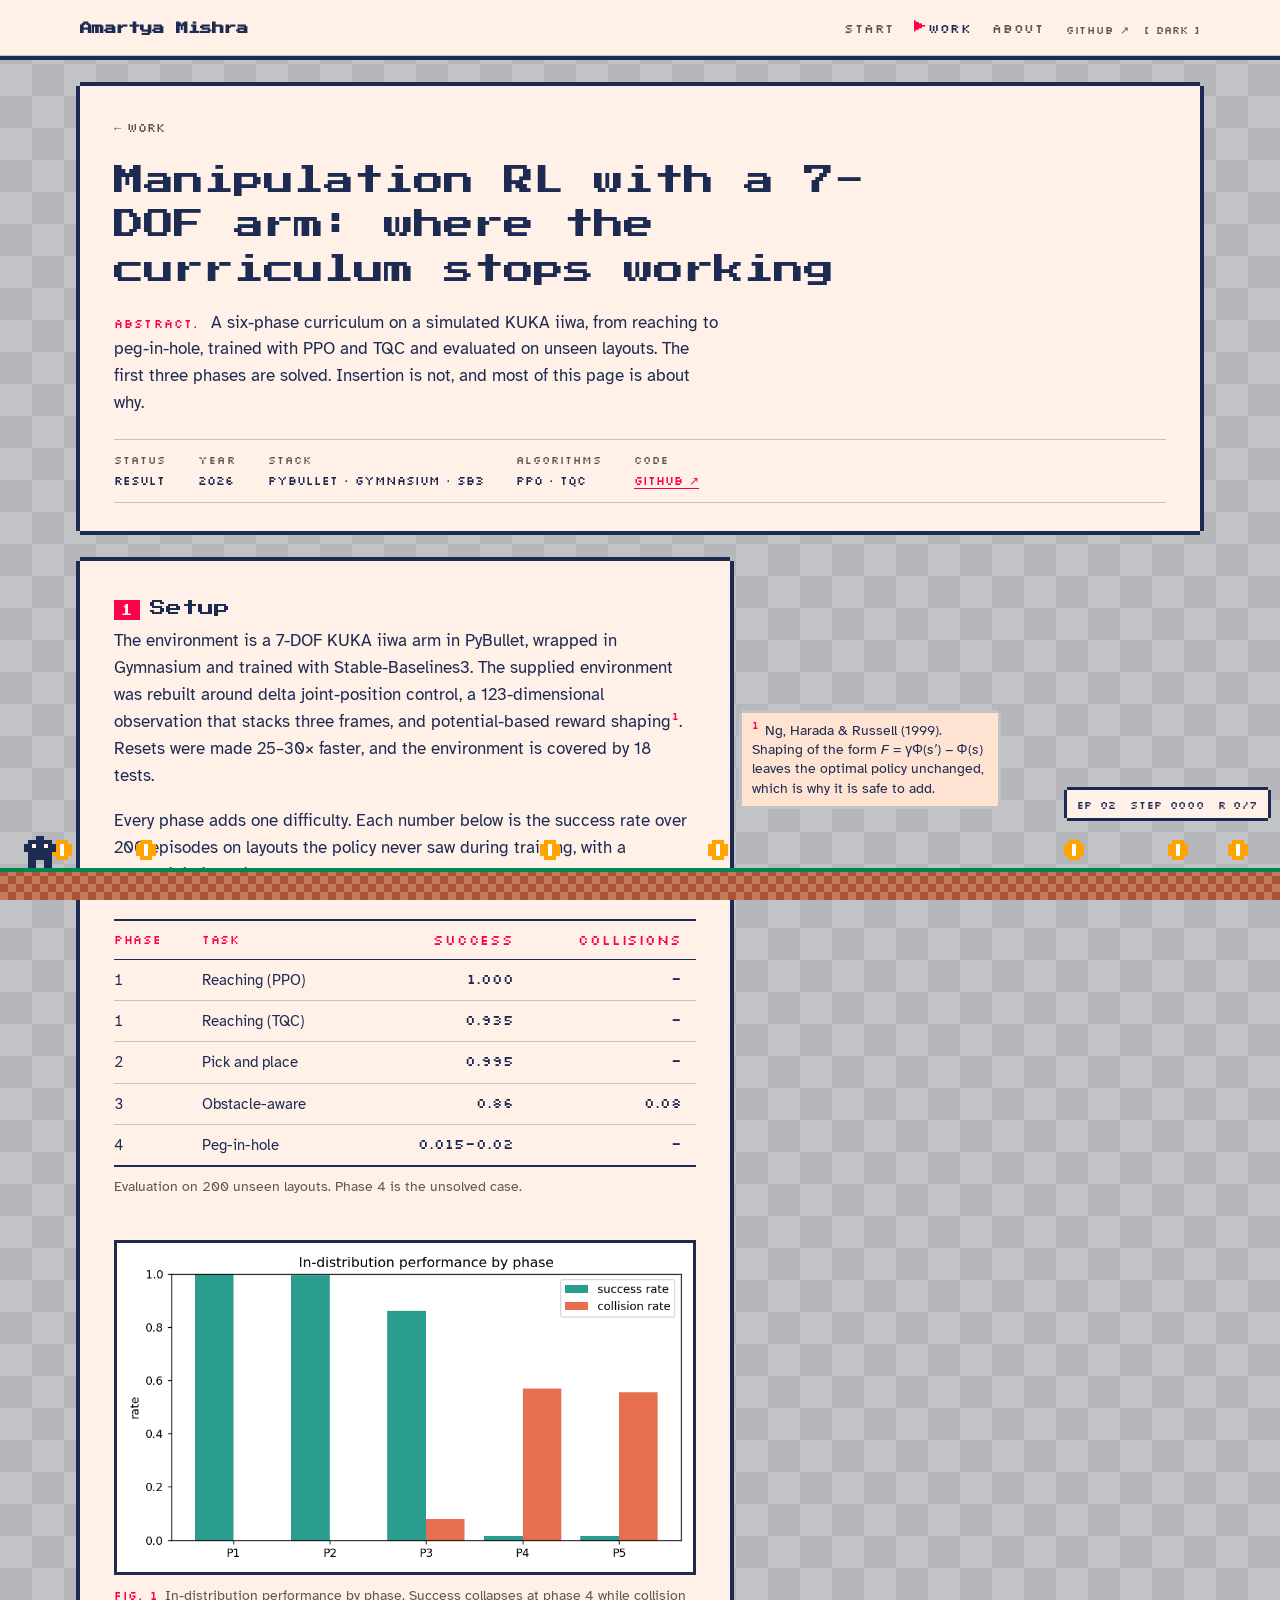
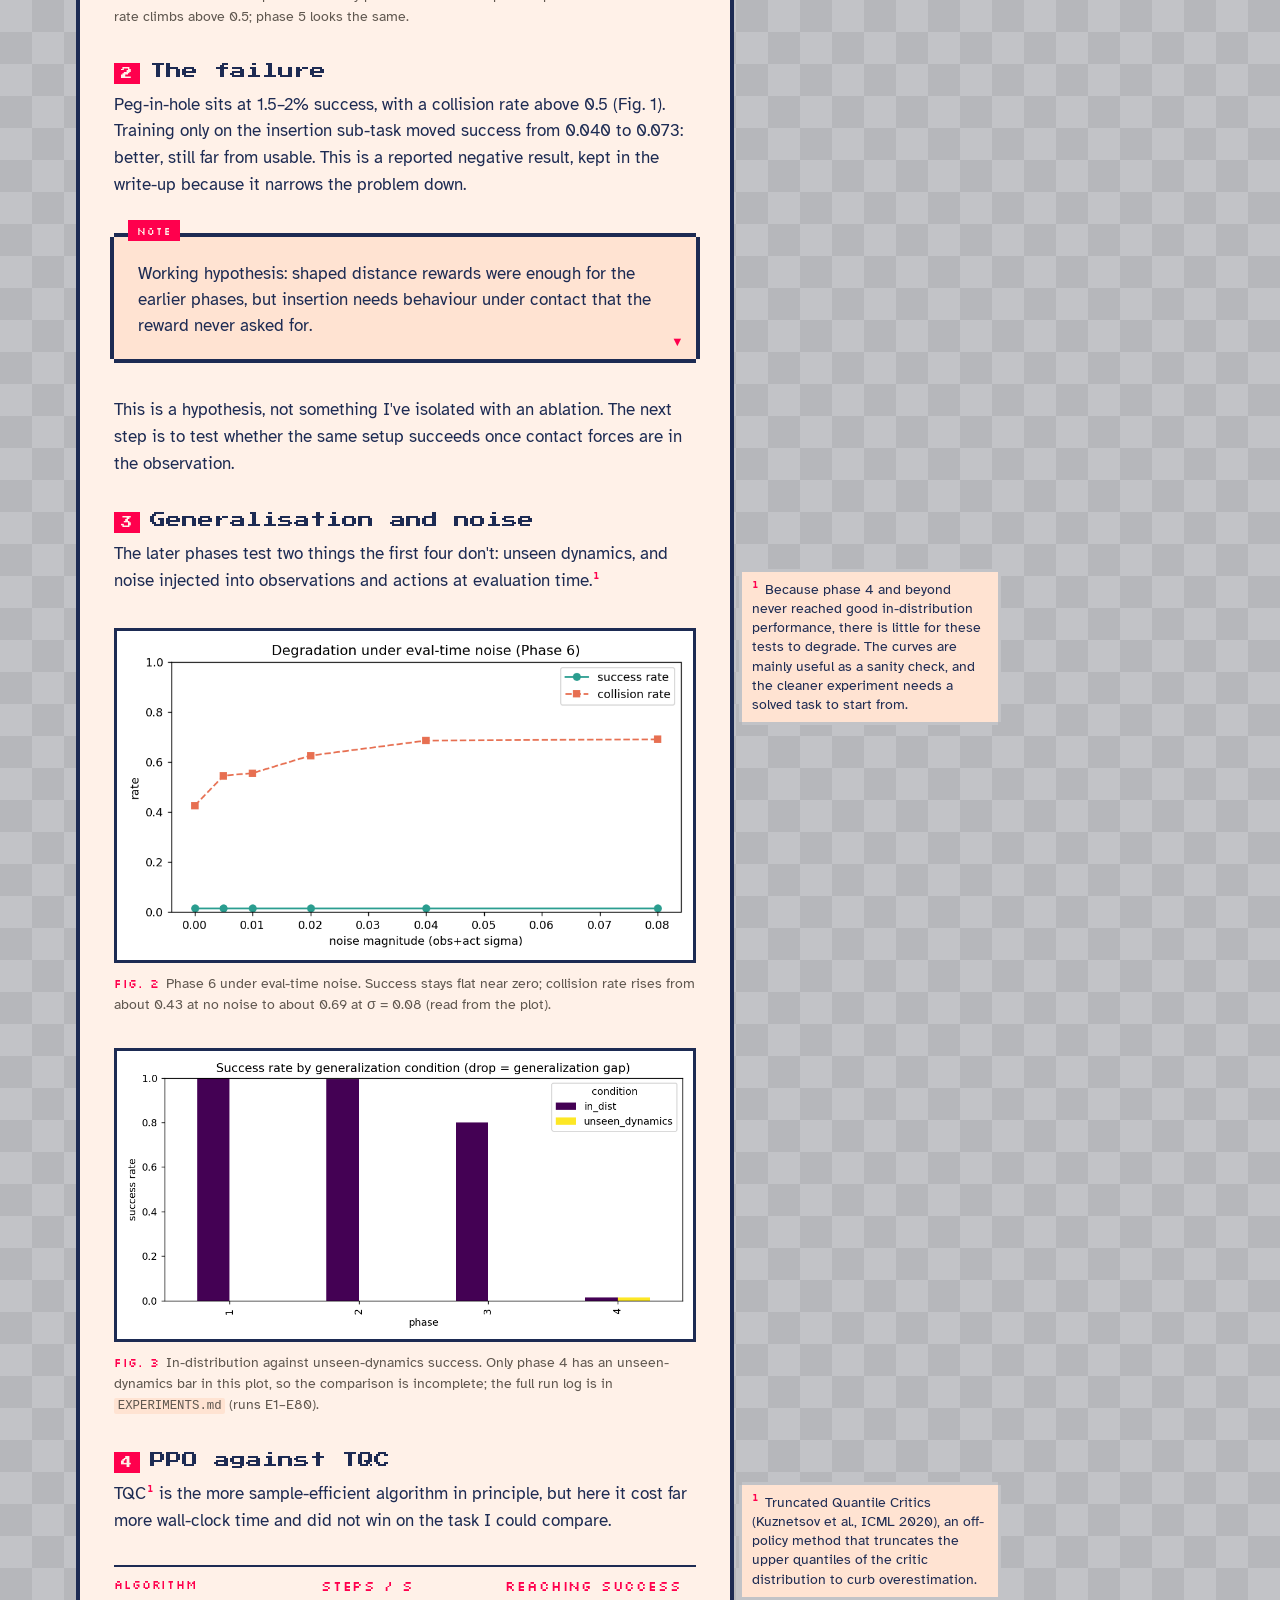
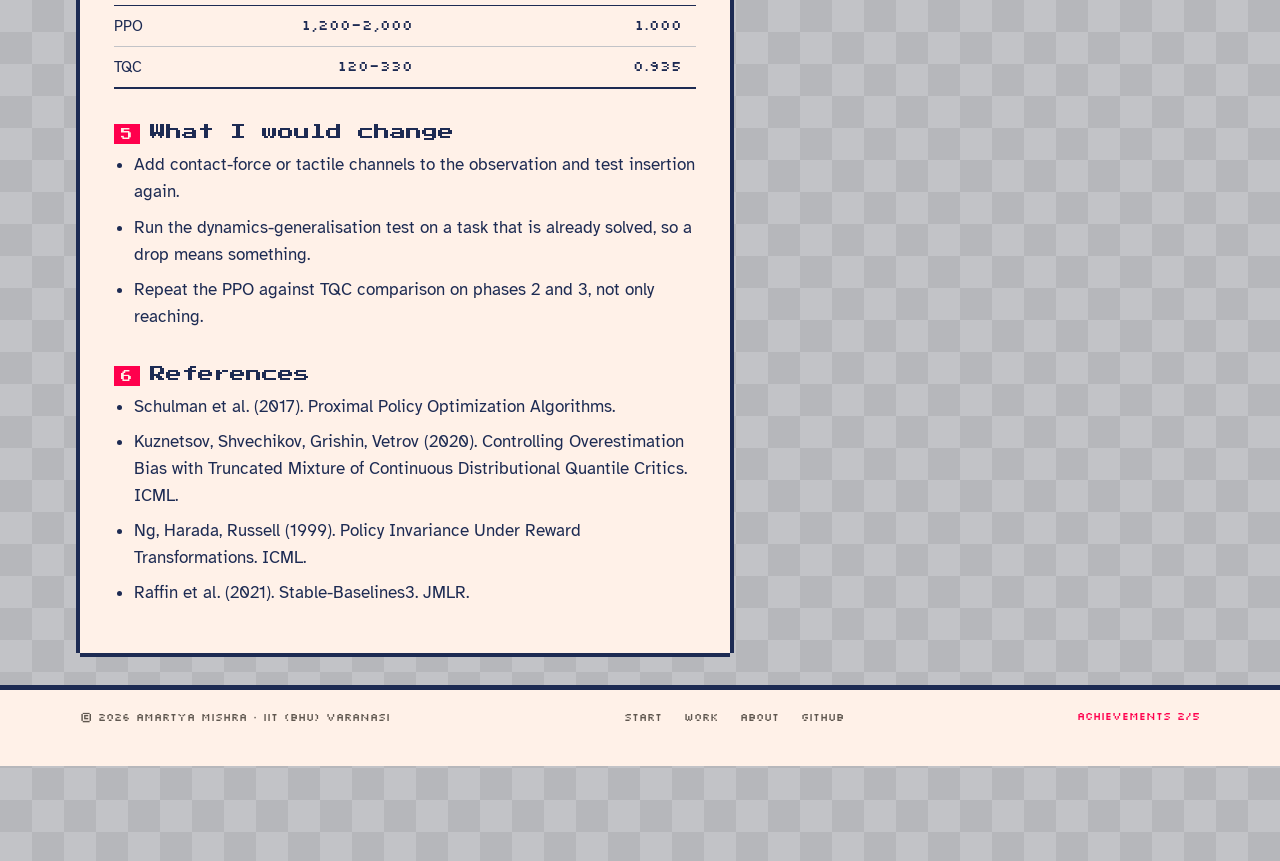
<file: projects/manipulator-rl/index.html>
<!DOCTYPE html>
<html lang="en" class="no-js">
<head>
<meta charset="utf-8">
<meta name="viewport" content="width=device-width, initial-scale=1">
<title>Manipulation RL with a 7-DOF arm — Amartya Mishra</title>
<meta name="description" content="A staged RL curriculum on a simulated KUKA iiwa in PyBullet: reaching, pick-and-place and obstacle avoidance solved, peg-in-hole not, with the evaluation and failure analysis.">
<meta name="author" content="Amartya Mishra">
<link rel="canonical" href="https://amartya106.github.io/projects/manipulator-rl/">
<meta property="og:type" content="article">
<meta property="og:title" content="Manipulation RL with a 7-DOF arm — Amartya Mishra">
<meta property="og:description" content="A staged RL curriculum on a simulated KUKA iiwa in PyBullet: reaching, pick-and-place and obstacle avoidance solved, peg-in-hole not, with the evaluation and failure analysis.">
<meta property="og:url" content="https://amartya106.github.io/projects/manipulator-rl/">
<meta property="og:image" content="https://amartya106.github.io/assets/img/projects/manipulator-rl/per_phase_summary.png">
<meta name="twitter:card" content="summary_large_image">
<meta name="theme-color" content="#1d2b53">
<link rel="icon" href="/assets/img/favicon.svg" type="image/svg+xml">
<link rel="preconnect" href="https://fonts.googleapis.com">
<link rel="preconnect" href="https://fonts.gstatic.com" crossorigin>
<link rel="stylesheet" href="https://fonts.googleapis.com/css2?family=Press+Start+2P&family=Silkscreen:wght@400;700&family=Atkinson+Hyperlegible:ital,wght@0,400;0,700;1,400&display=swap">
<link rel="stylesheet" href="/assets/css/main.css">
<script>(function(){var d=document.documentElement;try{var t=localStorage.getItem('theme');if(!t)t=matchMedia('(prefers-color-scheme: light)').matches?'light':'dark';d.setAttribute('data-theme',t);}catch(e){d.setAttribute('data-theme','dark');}if('IntersectionObserver' in window&&!(window.matchMedia&&matchMedia('(prefers-reduced-motion: reduce)').matches))d.className='js';})();</script>
</head>
<body>

<a class="skip-link" href="#main">Skip to content</a>

<header class="nav">
  <div class="wrap nav-inner">
    <a class="brand" href="/">Amartya Mishra</a>
    <nav class="nav-links" aria-label="Primary">
      <a href="/">Start</a>
      <a href="/projects/" aria-current="page">Work</a>
      <a href="/about/">About</a>
    </nav>
    <span class="nav-tools">
      <a href="https://github.com/Amartya106" rel="me noopener">github ↗</a>
      <button class="theme-toggle" type="button" aria-label="Switch theme"></button>
    </span>
  </div>
</header>

<main id="main">
<div class="wrap has-margin">

  <section class="case">
    <a class="back" href="/projects/">← Work</a>
    <h1>Manipulation RL with a 7-DOF arm: where the curriculum stops working</h1>
    <p class="abstract">
      A six-phase curriculum on a simulated KUKA iiwa, from reaching to peg-in-hole,
      trained with PPO and TQC and evaluated on unseen layouts. The first three phases
      are solved. Insertion is not, and most of this page is about why.
    </p>
    <div class="meta-row">
      <div><span>Status</span>result</div>
      <div><span>Year</span>2026</div>
      <div><span>Stack</span>PyBullet · Gymnasium · SB3</div>
      <div><span>Algorithms</span>PPO · TQC</div>
      <div><span>Code</span><a href="https://github.com/Amartya106/inter-iit-prep-ground-robo-15.0" rel="noopener">GitHub ↗</a></div>
    </div>
  </section>

  <div class="prose">

    <h2><span class="n">1</span>Setup</h2>
    <p>
      The environment is a 7-DOF KUKA iiwa arm in PyBullet, wrapped in Gymnasium and
      trained with Stable-Baselines3. The supplied environment was rebuilt around
      delta joint-position control, a 123-dimensional observation that stacks three
      frames, and potential-based reward shaping<label for="sn1" class="sn-toggle"></label><input type="checkbox" id="sn1" class="sn-cb"><span class="sidenote">Ng, Harada &amp; Russell (1999). Shaping of the form <var>F</var> = γΦ(<var>s′</var>) − Φ(<var>s</var>) leaves the optimal policy unchanged, which is why it is safe to add.</span>.
      Resets were made 25–30× faster, and the environment is covered by 18 tests.
    </p>
    <p>
      Every phase adds one difficulty. Each number below is the success rate over 200
      episodes on layouts the policy never saw during training, with a deterministic
      policy.
    </p>

    <div class="table-wrap">
      <table>
        <caption>Evaluation on 200 unseen layouts. Phase 4 is the unsolved case.</caption>
        <thead>
          <tr><th>Phase</th><th>Task</th><th class="num">Success</th><th class="num">Collisions</th></tr>
        </thead>
        <tbody>
          <tr><td>1</td><td>Reaching (PPO)</td><td class="num">1.000</td><td class="num">–</td></tr>
          <tr><td>1</td><td>Reaching (TQC)</td><td class="num">0.935</td><td class="num">–</td></tr>
          <tr><td>2</td><td>Pick and place</td><td class="num">0.995</td><td class="num">–</td></tr>
          <tr><td>3</td><td>Obstacle-aware</td><td class="num">0.86</td><td class="num">0.08</td></tr>
          <tr><td>4</td><td>Peg-in-hole</td><td class="num">0.015–0.02</td><td class="num">–</td></tr>
        </tbody>
      </table>
    </div>

    <figure class="fig-wide">
      <img src="/assets/img/projects/manipulator-rl/per_phase_summary.png" width="910" height="520" loading="lazy"
           alt="Bar chart of success and collision rate for phases 1 to 5; success is near 1.0 for phases 1 and 2, 0.86 for phase 3, and near zero for phases 4 and 5, where collision rate is above 0.5">
      <figcaption><span class="fn">Fig. 1</span>In-distribution performance by phase. Success collapses at phase 4 while collision rate climbs above 0.5; phase 5 looks the same.</figcaption>
    </figure>

    <h2><span class="n">2</span>The failure</h2>
    <p>
      Peg-in-hole sits at 1.5–2% success, with a collision rate above 0.5 (Fig. 1).
      Training only on the insertion
      sub-task moved success from 0.040 to 0.073: better, still far from usable.
      This is a reported negative result, kept in the write-up because it narrows the
      problem down.
    </p>
    <div class="callout">
      <p>
        Working hypothesis: shaped distance rewards were enough for the earlier phases,
        but insertion needs behaviour under contact that the reward never asked for.
      </p>
    </div>
    <p>
      This is a hypothesis, not something I've isolated with an ablation. The next step
      is to test whether the same setup succeeds once contact forces are in the
      observation.
    </p>

    <h2><span class="n">3</span>Generalisation and noise</h2>
    <p>
      The later phases test two things the first four don't: unseen dynamics, and
      noise injected into observations and actions at evaluation time.<label for="sn2" class="sn-toggle"></label><input type="checkbox" id="sn2" class="sn-cb"><span class="sidenote">Because phase 4 and beyond never reached good in-distribution performance, there is little for these tests to degrade. The curves are mainly useful as a sanity check, and the cleaner experiment needs a solved task to start from.</span>
    </p>
    <figure class="fig-wide">
      <img src="/assets/img/projects/manipulator-rl/noise_degradation.png" width="910" height="520" loading="lazy"
           alt="Line chart for phase 6: success rate stays near zero across noise magnitudes from 0 to 0.08, while collision rate rises from about 0.43 to about 0.69">
      <figcaption><span class="fn">Fig. 2</span>Phase 6 under eval-time noise. Success stays flat near zero; collision rate rises from about 0.43 at no noise to about 0.69 at σ = 0.08 (read from the plot).</figcaption>
    </figure>
    <figure class="fig-wide">
      <img src="/assets/img/projects/manipulator-rl/generalization.png" width="1040" height="520" loading="lazy"
           alt="Bar chart of success rate by phase for in-distribution and unseen-dynamics conditions; the unseen-dynamics bar is only visible for phase 4, near zero">
      <figcaption><span class="fn">Fig. 3</span>In-distribution against unseen-dynamics success. Only phase 4 has an unseen-dynamics bar in this plot, so the comparison is incomplete; the full run log is in <code>EXPERIMENTS.md</code> (runs E1–E80).</figcaption>
    </figure>

    <h2><span class="n">4</span>PPO against TQC</h2>
    <p>
      TQC<label for="sn3" class="sn-toggle"></label><input type="checkbox" id="sn3" class="sn-cb"><span class="sidenote">Truncated Quantile Critics (Kuznetsov et al., ICML 2020), an off-policy method that truncates the upper quantiles of the critic distribution to curb overestimation.</span>
      is the more sample-efficient algorithm in principle, but here it cost far more
      wall-clock time and did not win on the task I could compare.
    </p>
    <div class="table-wrap">
      <table>
        <thead><tr><th>Algorithm</th><th class="num">Steps / s</th><th class="num">Reaching success</th></tr></thead>
        <tbody>
          <tr><td>PPO</td><td class="num">1,200–2,000</td><td class="num">1.000</td></tr>
          <tr><td>TQC</td><td class="num">120–330</td><td class="num">0.935</td></tr>
        </tbody>
      </table>
    </div>

    <h2><span class="n">5</span>What I would change</h2>
    <ul>
      <li>Add contact-force or tactile channels to the observation and test insertion again.</li>
      <li>Run the dynamics-generalisation test on a task that is already solved, so a drop means something.</li>
      <li>Repeat the PPO against TQC comparison on phases 2 and 3, not only reaching.</li>
    </ul>

    <h2><span class="n">6</span>References</h2>
    <ul>
      <li>Schulman et al. (2017). Proximal Policy Optimization Algorithms.</li>
      <li>Kuznetsov, Shvechikov, Grishin, Vetrov (2020). Controlling Overestimation Bias with Truncated Mixture of Continuous Distributional Quantile Critics. ICML.</li>
      <li>Ng, Harada, Russell (1999). Policy Invariance Under Reward Transformations. ICML.</li>
      <li>Raffin et al. (2021). Stable-Baselines3. JMLR.</li>
    </ul>
  </div>
</div>

</main>

<footer class="footer">
  <div class="wrap footer-inner">
    <span>© <span id="year">2026</span> Amartya Mishra · IIT (BHU) Varanasi</span>
    <nav aria-label="Footer">
      <a href="/">Start</a>
      <a href="/projects/">Work</a>
      <a href="/about/">About</a>
      <a href="https://github.com/Amartya106" rel="noopener">GitHub</a>
    </nav>
  </div>
</footer>

<script src="/assets/js/main.js" defer></script>
<script src="/assets/js/pixelart.js" defer></script>
<script src="/assets/js/gridworld.js" defer></script>
<script>document.getElementById('year').textContent=new Date().getFullYear();</script>
</body>
</html>
</file>
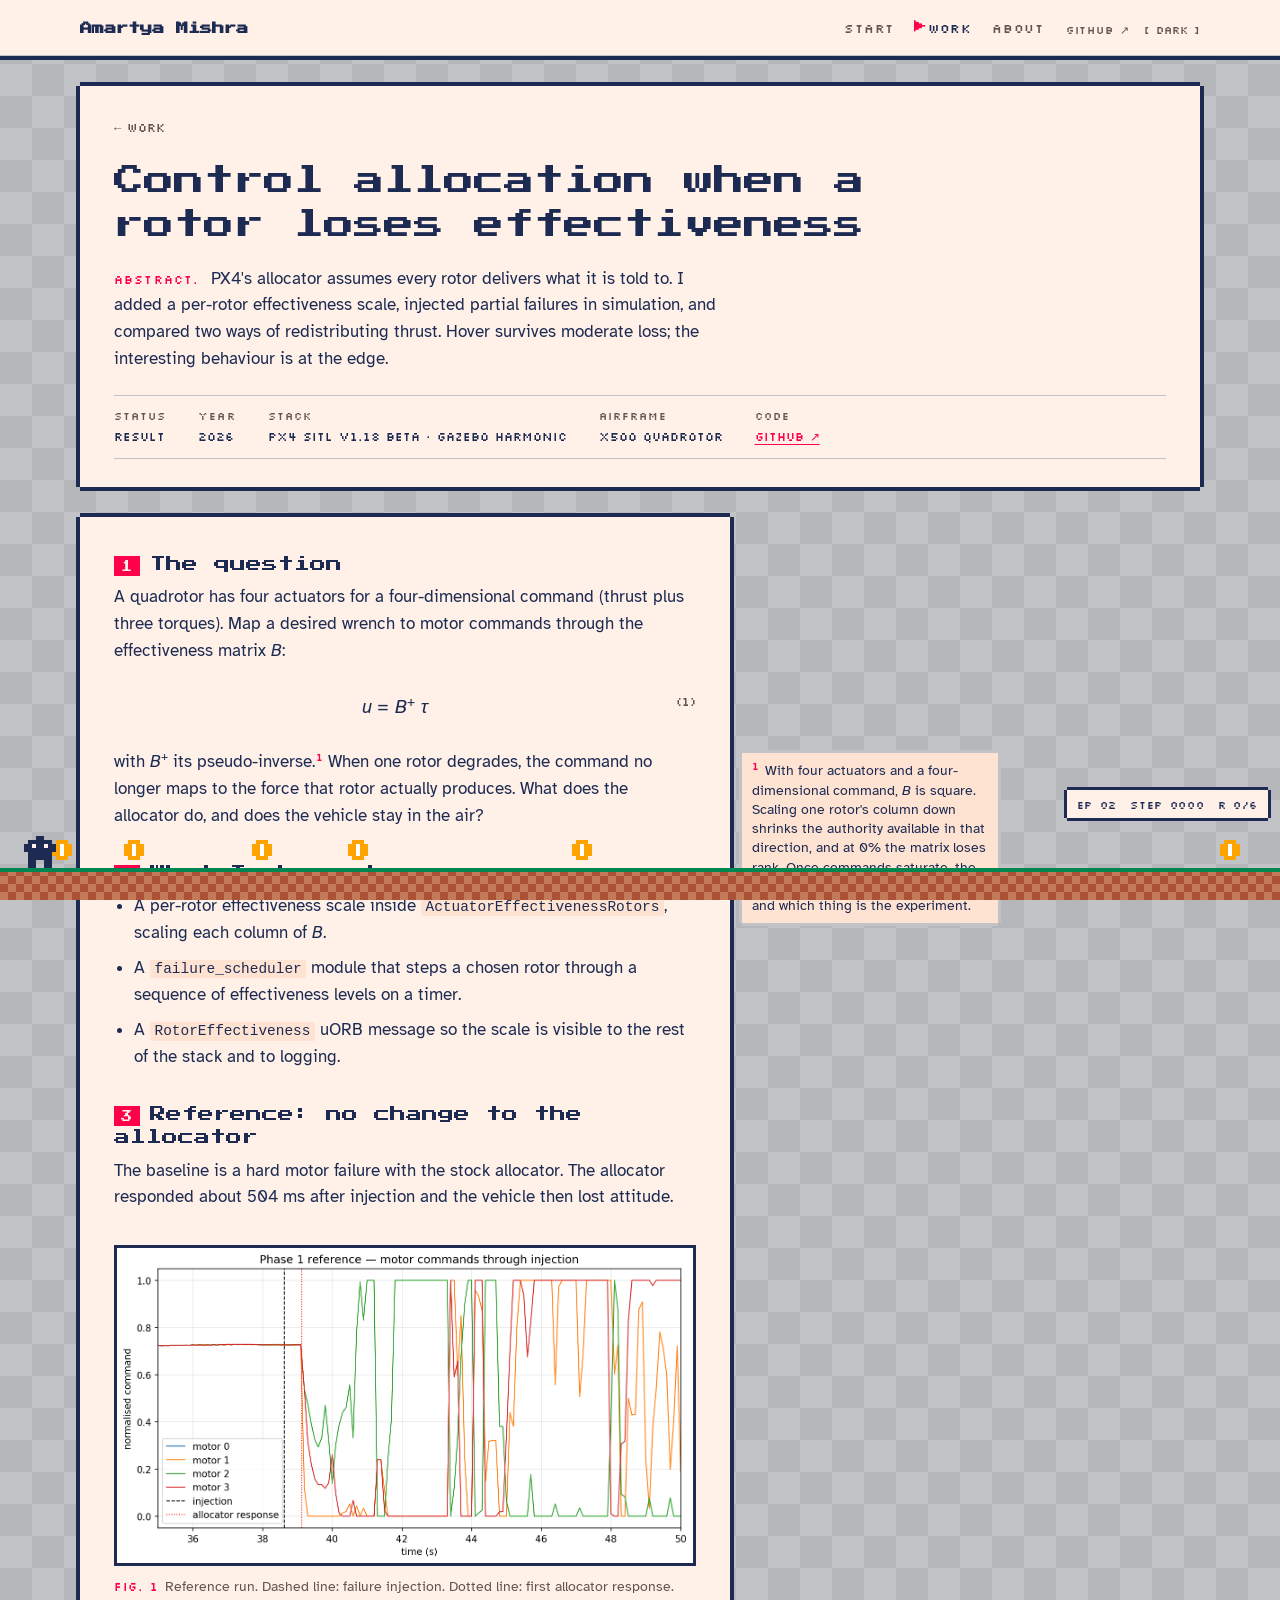
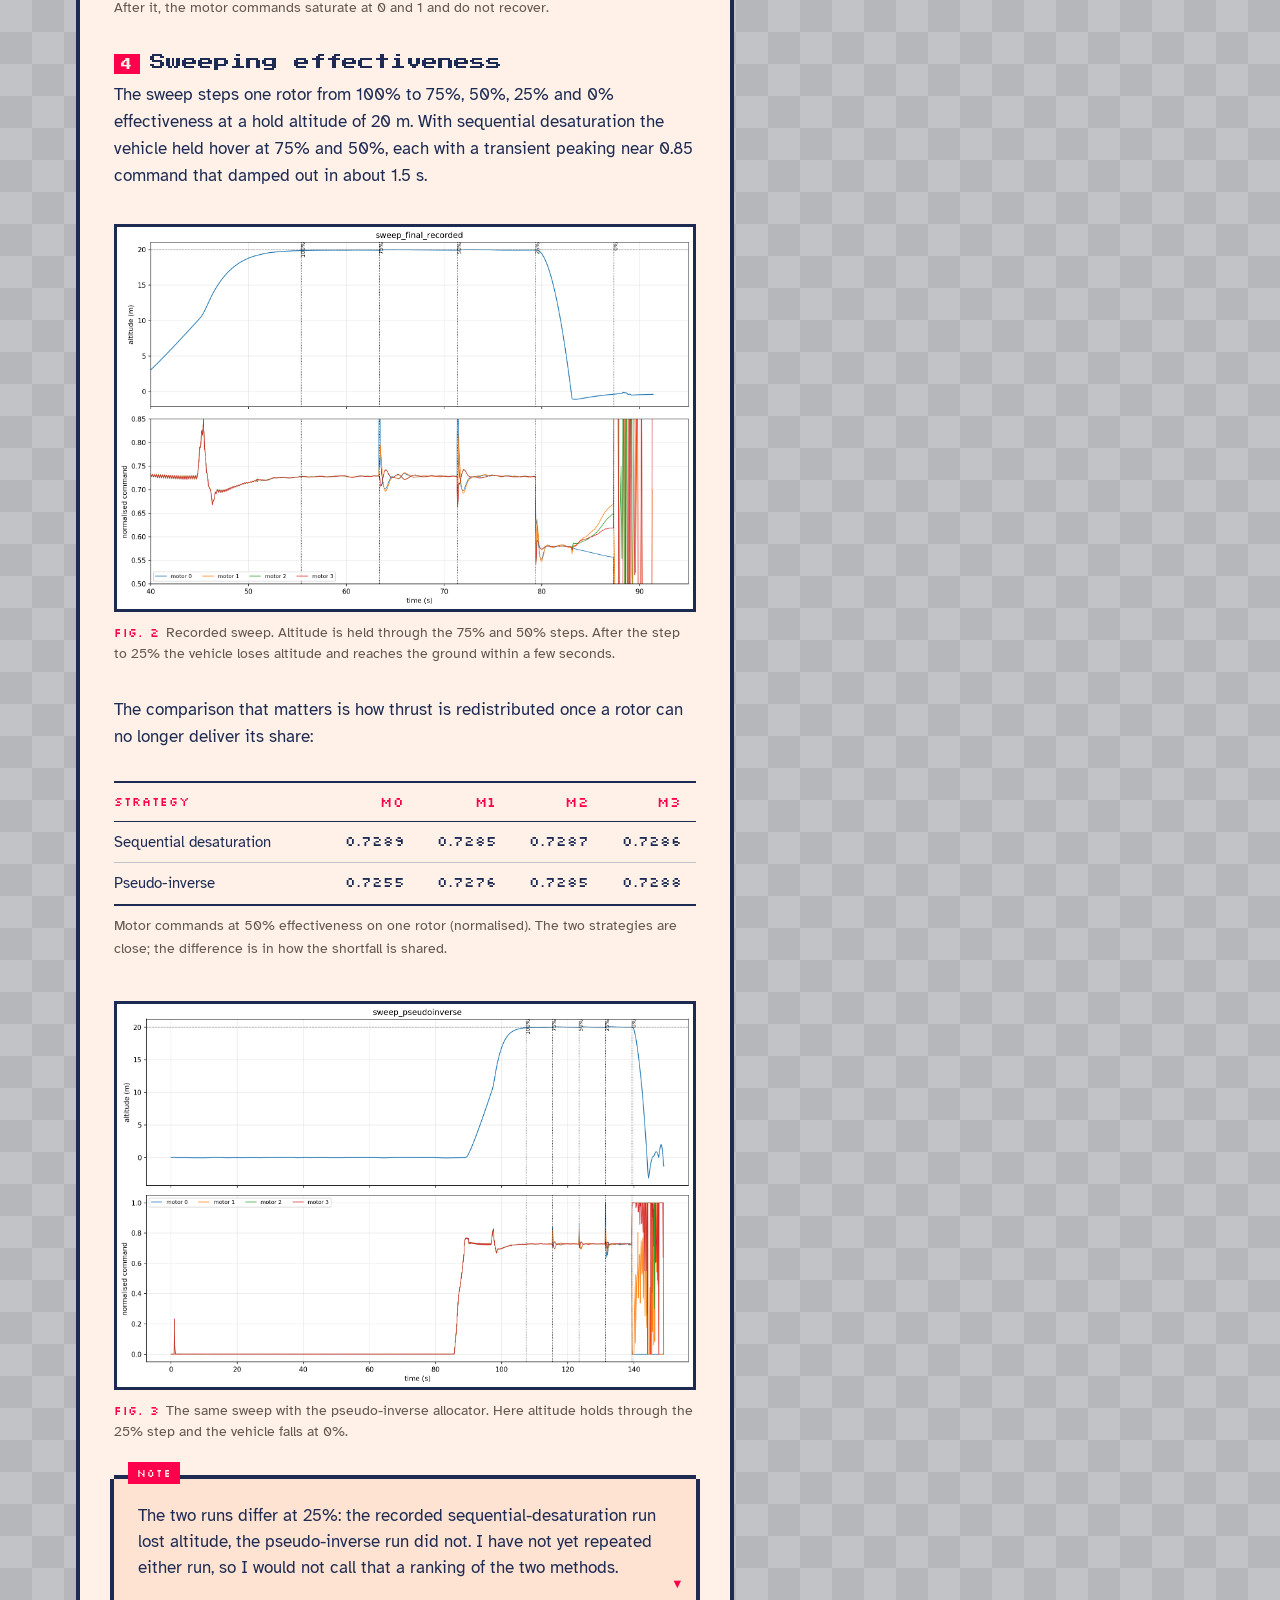
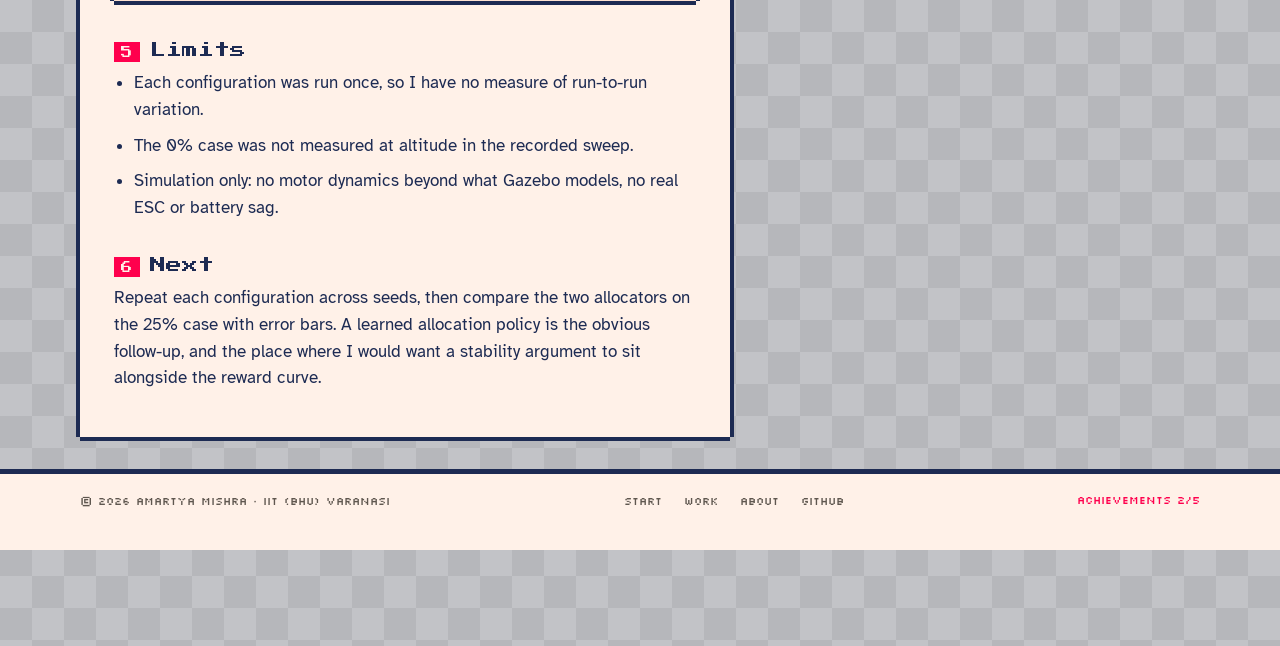
<file: projects/px4-rotor-failure/index.html>
<!DOCTYPE html>
<html lang="en" class="no-js">
<head>
<meta charset="utf-8">
<meta name="viewport" content="width=device-width, initial-scale=1">
<title>Control allocation under rotor failure — Amartya Mishra</title>
<meta name="description" content="Adding per-rotor effectiveness to PX4's control allocator and sweeping a quadrotor through partial motor failure in Gazebo SITL, comparing two allocation strategies.">
<meta name="author" content="Amartya Mishra">
<link rel="canonical" href="https://amartya106.github.io/projects/px4-rotor-failure/">
<meta property="og:type" content="article">
<meta property="og:title" content="Control allocation under rotor failure — Amartya Mishra">
<meta property="og:description" content="Adding per-rotor effectiveness to PX4's control allocator and sweeping a quadrotor through partial motor failure in Gazebo SITL, comparing two allocation strategies.">
<meta property="og:url" content="https://amartya106.github.io/projects/px4-rotor-failure/">
<meta property="og:image" content="https://amartya106.github.io/assets/img/projects/px4-rotor-failure/sweep_final_recorded.png">
<meta name="twitter:card" content="summary_large_image">
<meta name="theme-color" content="#1d2b53">
<link rel="icon" href="/assets/img/favicon.svg" type="image/svg+xml">
<link rel="preconnect" href="https://fonts.googleapis.com">
<link rel="preconnect" href="https://fonts.gstatic.com" crossorigin>
<link rel="stylesheet" href="https://fonts.googleapis.com/css2?family=Press+Start+2P&family=Silkscreen:wght@400;700&family=Atkinson+Hyperlegible:ital,wght@0,400;0,700;1,400&display=swap">
<link rel="stylesheet" href="/assets/css/main.css">
<script>(function(){var d=document.documentElement;try{var t=localStorage.getItem('theme');if(!t)t=matchMedia('(prefers-color-scheme: light)').matches?'light':'dark';d.setAttribute('data-theme',t);}catch(e){d.setAttribute('data-theme','dark');}if('IntersectionObserver' in window&&!(window.matchMedia&&matchMedia('(prefers-reduced-motion: reduce)').matches))d.className='js';})();</script>
</head>
<body>

<a class="skip-link" href="#main">Skip to content</a>

<header class="nav">
  <div class="wrap nav-inner">
    <a class="brand" href="/">Amartya Mishra</a>
    <nav class="nav-links" aria-label="Primary">
      <a href="/">Start</a>
      <a href="/projects/" aria-current="page">Work</a>
      <a href="/about/">About</a>
    </nav>
    <span class="nav-tools">
      <a href="https://github.com/Amartya106" rel="me noopener">github ↗</a>
      <button class="theme-toggle" type="button" aria-label="Switch theme"></button>
    </span>
  </div>
</header>

<main id="main">
<div class="wrap has-margin">

  <section class="case">
    <a class="back" href="/projects/">← Work</a>
    <h1>Control allocation when a rotor loses effectiveness</h1>
    <p class="abstract">
      PX4's allocator assumes every rotor delivers what it is told to. I added a
      per-rotor effectiveness scale, injected partial failures in simulation, and
      compared two ways of redistributing thrust. Hover survives moderate loss; the
      interesting behaviour is at the edge.
    </p>
    <div class="meta-row">
      <div><span>Status</span>result</div>
      <div><span>Year</span>2026</div>
      <div><span>Stack</span>PX4 SITL v1.18 beta · Gazebo Harmonic</div>
      <div><span>Airframe</span>x500 quadrotor</div>
      <div><span>Code</span><a href="https://github.com/Amartya106/inter-iit-prep-aerial-robo-15.0" rel="noopener">GitHub ↗</a></div>
    </div>
  </section>

  <div class="prose">

    <h2><span class="n">1</span>The question</h2>
    <p>
      A quadrotor has four actuators for a four-dimensional command (thrust plus
      three torques). Map a desired wrench to motor commands through the effectiveness
      matrix <var>B</var>:
    </p>
    <div class="math"><var>u</var> = <var>B</var><sup>+</sup> <var>τ</var><span class="q">(1)</span></div>
    <p>
      with <var>B</var><sup>+</sup> its pseudo-inverse.<label for="sn1" class="sn-toggle"></label><input type="checkbox" id="sn1" class="sn-cb"><span class="sidenote">With four actuators and a four-dimensional command, <var>B</var> is square. Scaling one rotor's column down shrinks the authority available in that direction, and at 0% the matrix loses rank. Once commands saturate, the allocator has to give something up, and which thing is the experiment.</span>
      When one rotor degrades, the command no longer maps to the force that rotor
      actually produces. What does the allocator do, and does the vehicle stay in the
      air?
    </p>

    <h2><span class="n">2</span>What I changed</h2>
    <ul>
      <li>A per-rotor effectiveness scale inside <code>ActuatorEffectivenessRotors</code>, scaling each column of <var>B</var>.</li>
      <li>A <code>failure_scheduler</code> module that steps a chosen rotor through a sequence of effectiveness levels on a timer.</li>
      <li>A <code>RotorEffectiveness</code> uORB message so the scale is visible to the rest of the stack and to logging.</li>
    </ul>

    <h2><span class="n">3</span>Reference: no change to the allocator</h2>
    <p>
      The baseline is a hard motor failure with the stock allocator. The allocator
      responded about 504 ms after injection and the vehicle then lost attitude.
    </p>
    <figure class="fig-wide">
      <img src="/assets/img/projects/px4-rotor-failure/phase1_reference.png" width="1281" height="701" loading="lazy"
           alt="Motor commands against time: flat at about 0.73 until the injection marker, then the allocator response marker half a second later, after which the commands swing between 0 and 1 and keep saturating">
      <figcaption><span class="fn">Fig. 1</span>Reference run. Dashed line: failure injection. Dotted line: first allocator response. After it, the motor commands saturate at 0 and 1 and do not recover.</figcaption>
    </figure>

    <h2><span class="n">4</span>Sweeping effectiveness</h2>
    <p>
      The sweep steps one rotor from 100% to 75%, 50%, 25% and 0% effectiveness at a
      hold altitude of 20 m. With sequential desaturation the vehicle held hover at
      75% and 50%, each with a transient peaking near 0.85 command that damped out in
      about 1.5 s.
    </p>
    <figure class="fig-wide">
      <img src="/assets/img/projects/px4-rotor-failure/sweep_final_recorded.png" width="1783" height="1184" loading="lazy"
           alt="Two stacked plots. Top: altitude holds at 20 metres through the 75 and 50 percent steps, then falls to the ground shortly after the 25 percent step. Bottom: four motor commands near 0.73 with damped spikes at each step, then divergence after 25 percent.">
      <figcaption><span class="fn">Fig. 2</span>Recorded sweep. Altitude is held through the 75% and 50% steps. After the step to 25% the vehicle loses altitude and reaches the ground within a few seconds.</figcaption>
    </figure>

    <p>
      The comparison that matters is how thrust is redistributed once a rotor can no
      longer deliver its share:
    </p>
    <div class="table-wrap">
      <table>
        <caption>Motor commands at 50% effectiveness on one rotor (normalised). The two strategies are close; the difference is in how the shortfall is shared.</caption>
        <thead><tr><th>Strategy</th><th class="num">M0</th><th class="num">M1</th><th class="num">M2</th><th class="num">M3</th></tr></thead>
        <tbody>
          <tr><td>Sequential desaturation</td><td class="num">0.7289</td><td class="num">0.7285</td><td class="num">0.7287</td><td class="num">0.7286</td></tr>
          <tr><td>Pseudo-inverse</td><td class="num">0.7255</td><td class="num">0.7276</td><td class="num">0.7285</td><td class="num">0.7288</td></tr>
        </tbody>
      </table>
    </div>
    <figure class="fig-wide">
      <img src="/assets/img/projects/px4-rotor-failure/sweep_pseudoinverse.png" width="1783" height="1184" loading="lazy"
           alt="Two stacked plots for the pseudo-inverse variant. Top: altitude stays at 20 metres through the 75, 50 and 25 percent steps and falls only after the 0 percent step. Bottom: motor commands stay near 0.73 with small transients, then saturate after the 0 percent step.">
      <figcaption><span class="fn">Fig. 3</span>The same sweep with the pseudo-inverse allocator. Here altitude holds through the 25% step and the vehicle falls at 0%.</figcaption>
    </figure>

    <div class="callout">
      <p>
        The two runs differ at 25%: the recorded sequential-desaturation run lost
        altitude, the pseudo-inverse run did not. I have not yet repeated either
        run, so I would not call that a ranking of the two methods.
      </p>
    </div>

    <h2><span class="n">5</span>Limits</h2>
    <ul>
      <li>Each configuration was run once, so I have no measure of run-to-run variation.</li>
      <li>The 0% case was not measured at altitude in the recorded sweep.</li>
      <li>Simulation only: no motor dynamics beyond what Gazebo models, no real ESC or battery sag.</li>
    </ul>

    <h2><span class="n">6</span>Next</h2>
    <p>
      Repeat each configuration across seeds, then compare the two allocators on the
      25% case with error bars. A learned allocation policy is the obvious
      follow-up, and the place where I would want a stability argument to sit
      alongside the reward curve.
    </p>

  </div>
</div>

</main>

<footer class="footer">
  <div class="wrap footer-inner">
    <span>© <span id="year">2026</span> Amartya Mishra · IIT (BHU) Varanasi</span>
    <nav aria-label="Footer">
      <a href="/">Start</a>
      <a href="/projects/">Work</a>
      <a href="/about/">About</a>
      <a href="https://github.com/Amartya106" rel="noopener">GitHub</a>
    </nav>
  </div>
</footer>

<script src="/assets/js/main.js" defer></script>
<script src="/assets/js/pixelart.js" defer></script>
<script src="/assets/js/gridworld.js" defer></script>
<script>document.getElementById('year').textContent=new Date().getFullYear();</script>
</body>
</html>
</file>
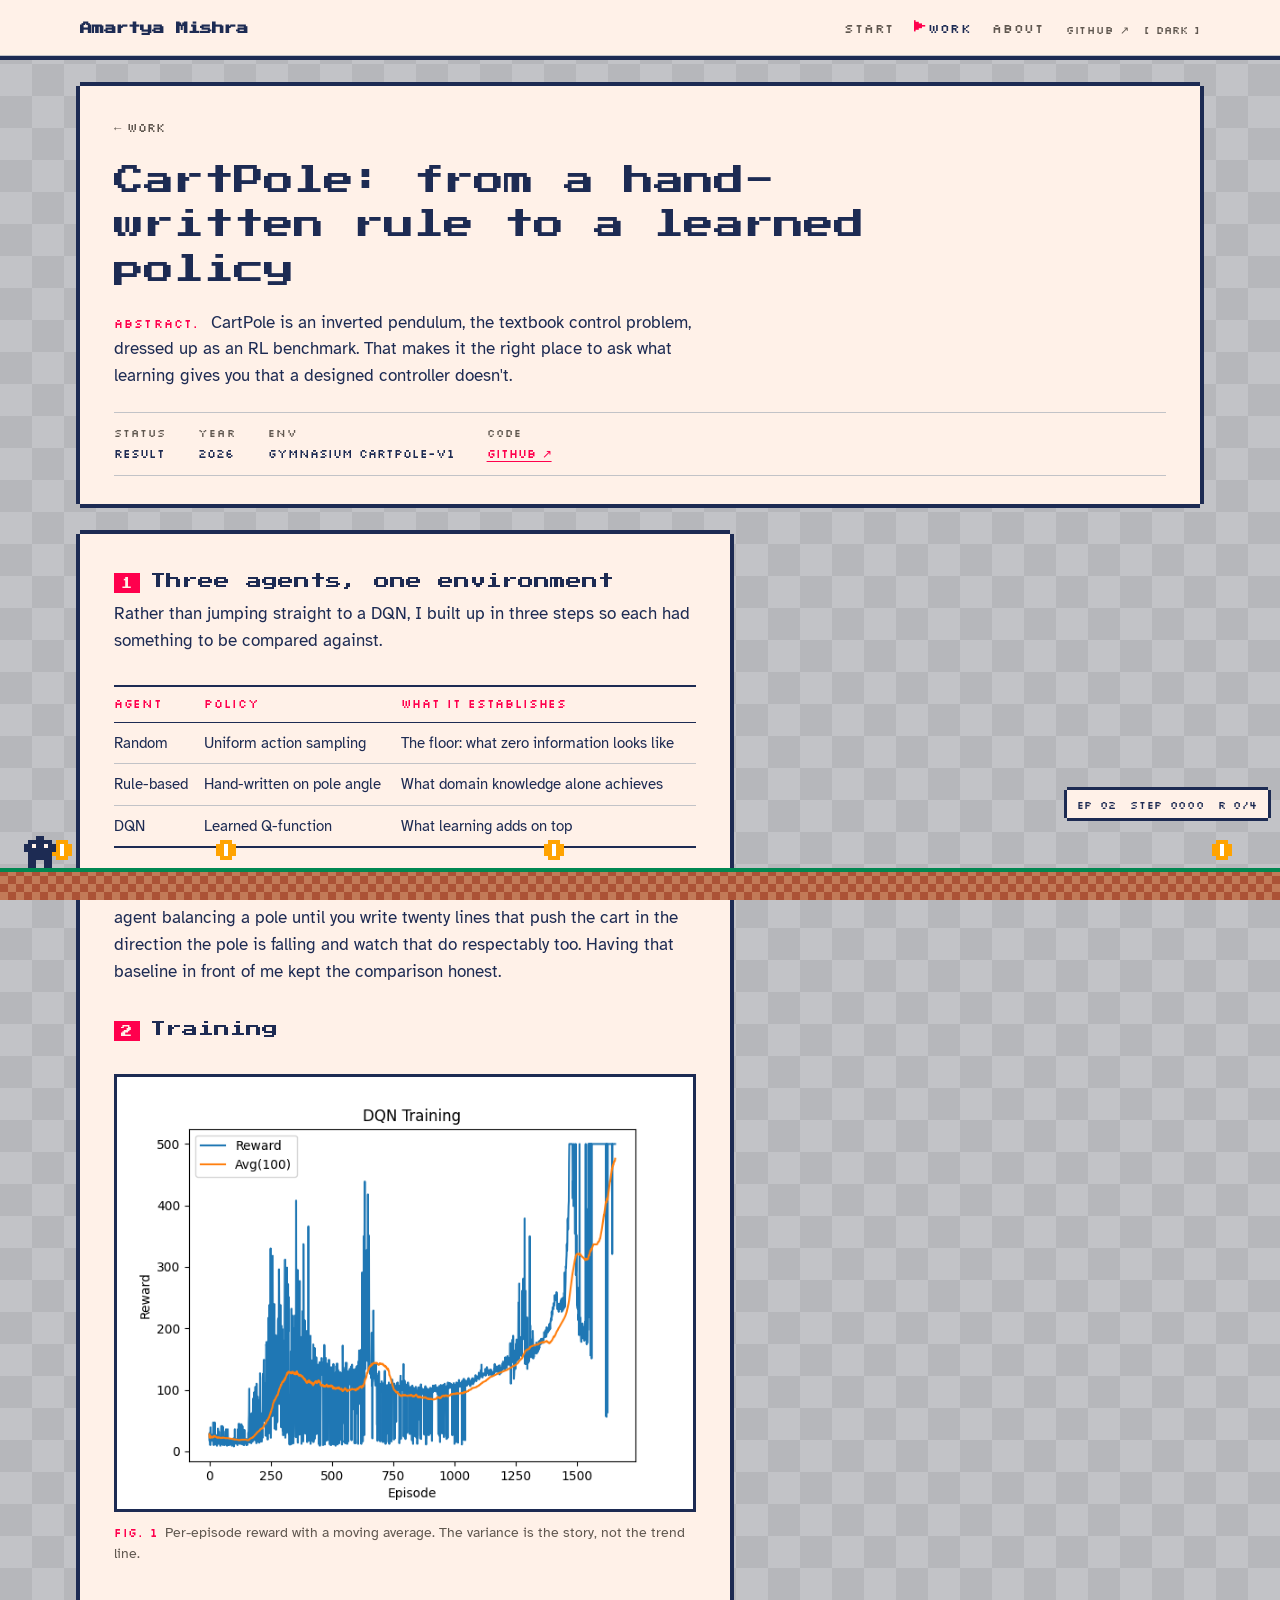
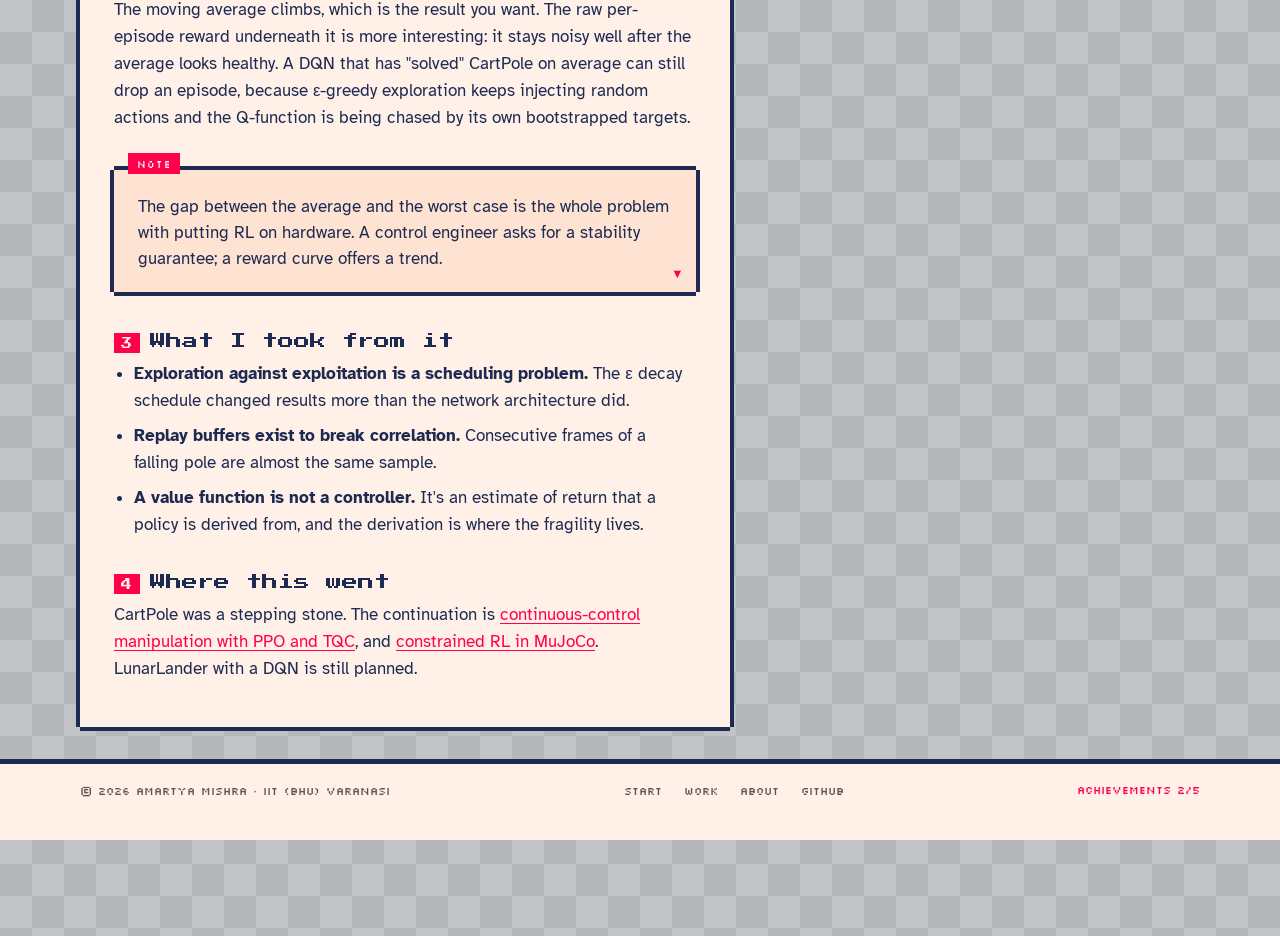
<file: projects/rl-cartpole-dqn/index.html>
<!DOCTYPE html>
<html lang="en" class="no-js">
<head>
<meta charset="utf-8">
<meta name="viewport" content="width=device-width, initial-scale=1">
<title>CartPole: heuristic against DQN — Amartya Mishra</title>
<meta name="description" content="Three controllers on one environment, random, rule-based and DQN, compared to see what reinforcement learning actually buys over a designed policy.">
<meta name="author" content="Amartya Mishra">
<link rel="canonical" href="https://amartya106.github.io/projects/rl-cartpole-dqn/">
<meta property="og:type" content="article">
<meta property="og:title" content="CartPole: heuristic against DQN — Amartya Mishra">
<meta property="og:description" content="Three controllers on one environment, random, rule-based and DQN, compared to see what reinforcement learning actually buys over a designed policy.">
<meta property="og:url" content="https://amartya106.github.io/projects/rl-cartpole-dqn/">
<meta property="og:image" content="https://amartya106.github.io/assets/img/projects/rl-training.png">
<meta name="twitter:card" content="summary_large_image">
<meta name="theme-color" content="#1d2b53">
<link rel="icon" href="/assets/img/favicon.svg" type="image/svg+xml">
<link rel="preconnect" href="https://fonts.googleapis.com">
<link rel="preconnect" href="https://fonts.gstatic.com" crossorigin>
<link rel="stylesheet" href="https://fonts.googleapis.com/css2?family=Press+Start+2P&family=Silkscreen:wght@400;700&family=Atkinson+Hyperlegible:ital,wght@0,400;0,700;1,400&display=swap">
<link rel="stylesheet" href="/assets/css/main.css">
<script>(function(){var d=document.documentElement;try{var t=localStorage.getItem('theme');if(!t)t=matchMedia('(prefers-color-scheme: light)').matches?'light':'dark';d.setAttribute('data-theme',t);}catch(e){d.setAttribute('data-theme','dark');}if('IntersectionObserver' in window&&!(window.matchMedia&&matchMedia('(prefers-reduced-motion: reduce)').matches))d.className='js';})();</script>
</head>
<body>

<a class="skip-link" href="#main">Skip to content</a>

<header class="nav">
  <div class="wrap nav-inner">
    <a class="brand" href="/">Amartya Mishra</a>
    <nav class="nav-links" aria-label="Primary">
      <a href="/">Start</a>
      <a href="/projects/" aria-current="page">Work</a>
      <a href="/about/">About</a>
    </nav>
    <span class="nav-tools">
      <a href="https://github.com/Amartya106" rel="me noopener">github ↗</a>
      <button class="theme-toggle" type="button" aria-label="Switch theme"></button>
    </span>
  </div>
</header>

<main id="main">
<div class="wrap has-margin">

  <section class="case">
    <a class="back" href="/projects/">← Work</a>
    <h1>CartPole: from a hand-written rule to a learned policy</h1>
    <p class="abstract">
      CartPole is an inverted pendulum, the textbook control problem, dressed up as an
      RL benchmark. That makes it the right place to ask what learning gives you that
      a designed controller doesn't.
    </p>
    <div class="meta-row">
      <div><span>Status</span>result</div>
      <div><span>Year</span>2026</div>
      <div><span>Env</span>Gymnasium CartPole-v1</div>
      <div><span>Code</span><a href="https://github.com/Amartya106/rl-learning-exps" rel="noopener">GitHub ↗</a></div>
    </div>
  </section>

  <div class="prose">

    <h2><span class="n">1</span>Three agents, one environment</h2>
    <p>Rather than jumping straight to a DQN, I built up in three steps so each had something to be compared against.</p>
    <div class="table-wrap">
      <table>
        <thead><tr><th>Agent</th><th>Policy</th><th>What it establishes</th></tr></thead>
        <tbody>
          <tr><td>Random</td><td>Uniform action sampling</td><td>The floor: what zero information looks like</td></tr>
          <tr><td>Rule-based</td><td>Hand-written on pole angle</td><td>What domain knowledge alone achieves</td></tr>
          <tr><td>DQN</td><td>Learned Q-function</td><td>What learning adds on top</td></tr>
        </tbody>
      </table>
    </div>
    <p>
      The rule-based controller matters most. It's easy to be impressed by an RL agent
      balancing a pole until you write twenty lines that push the cart in the
      direction the pole is falling and watch that do respectably too. Having that
      baseline in front of me kept the comparison honest.
    </p>

    <h2><span class="n">2</span>Training</h2>
    <figure class="fig-wide">
      <img src="/assets/img/projects/rl-training.png" width="640" height="480" loading="lazy"
           alt="Episode reward and its moving average rising across training episodes for the DQN agent">
      <figcaption><span class="fn">Fig. 1</span>Per-episode reward with a moving average. The variance is the story, not the trend line.</figcaption>
    </figure>
    <p>
      The moving average climbs, which is the result you want. The raw per-episode
      reward underneath it is more interesting: it stays noisy well after the average
      looks healthy. A DQN that has "solved" CartPole on average can still drop an
      episode, because ε-greedy exploration keeps injecting random actions and the
      Q-function is being chased by its own bootstrapped targets.
    </p>
    <div class="callout">
      <p>
        The gap between the average and the worst case is the whole problem with
        putting RL on hardware. A control engineer asks for a stability guarantee; a
        reward curve offers a trend.
      </p>
    </div>

    <h2><span class="n">3</span>What I took from it</h2>
    <ul>
      <li><strong>Exploration against exploitation is a scheduling problem.</strong> The ε decay schedule changed results more than the network architecture did.</li>
      <li><strong>Replay buffers exist to break correlation.</strong> Consecutive frames of a falling pole are almost the same sample.</li>
      <li><strong>A value function is not a controller.</strong> It's an estimate of return that a policy is derived from, and the derivation is where the fragility lives.</li>
    </ul>

    <h2><span class="n">4</span>Where this went</h2>
    <p>
      CartPole was a stepping stone. The continuation is <a href="/projects/manipulator-rl/">continuous-control manipulation with PPO and TQC</a>,
      and <a href="/projects/safe-rl-nav/">constrained RL in MuJoCo</a>. LunarLander with a DQN is still planned.
    </p>
  </div>
</div>

</main>

<footer class="footer">
  <div class="wrap footer-inner">
    <span>© <span id="year">2026</span> Amartya Mishra · IIT (BHU) Varanasi</span>
    <nav aria-label="Footer">
      <a href="/">Start</a>
      <a href="/projects/">Work</a>
      <a href="/about/">About</a>
      <a href="https://github.com/Amartya106" rel="noopener">GitHub</a>
    </nav>
  </div>
</footer>

<script src="/assets/js/main.js" defer></script>
<script src="/assets/js/pixelart.js" defer></script>
<script src="/assets/js/gridworld.js" defer></script>
<script>document.getElementById('year').textContent=new Date().getFullYear();</script>
</body>
</html>
</file>
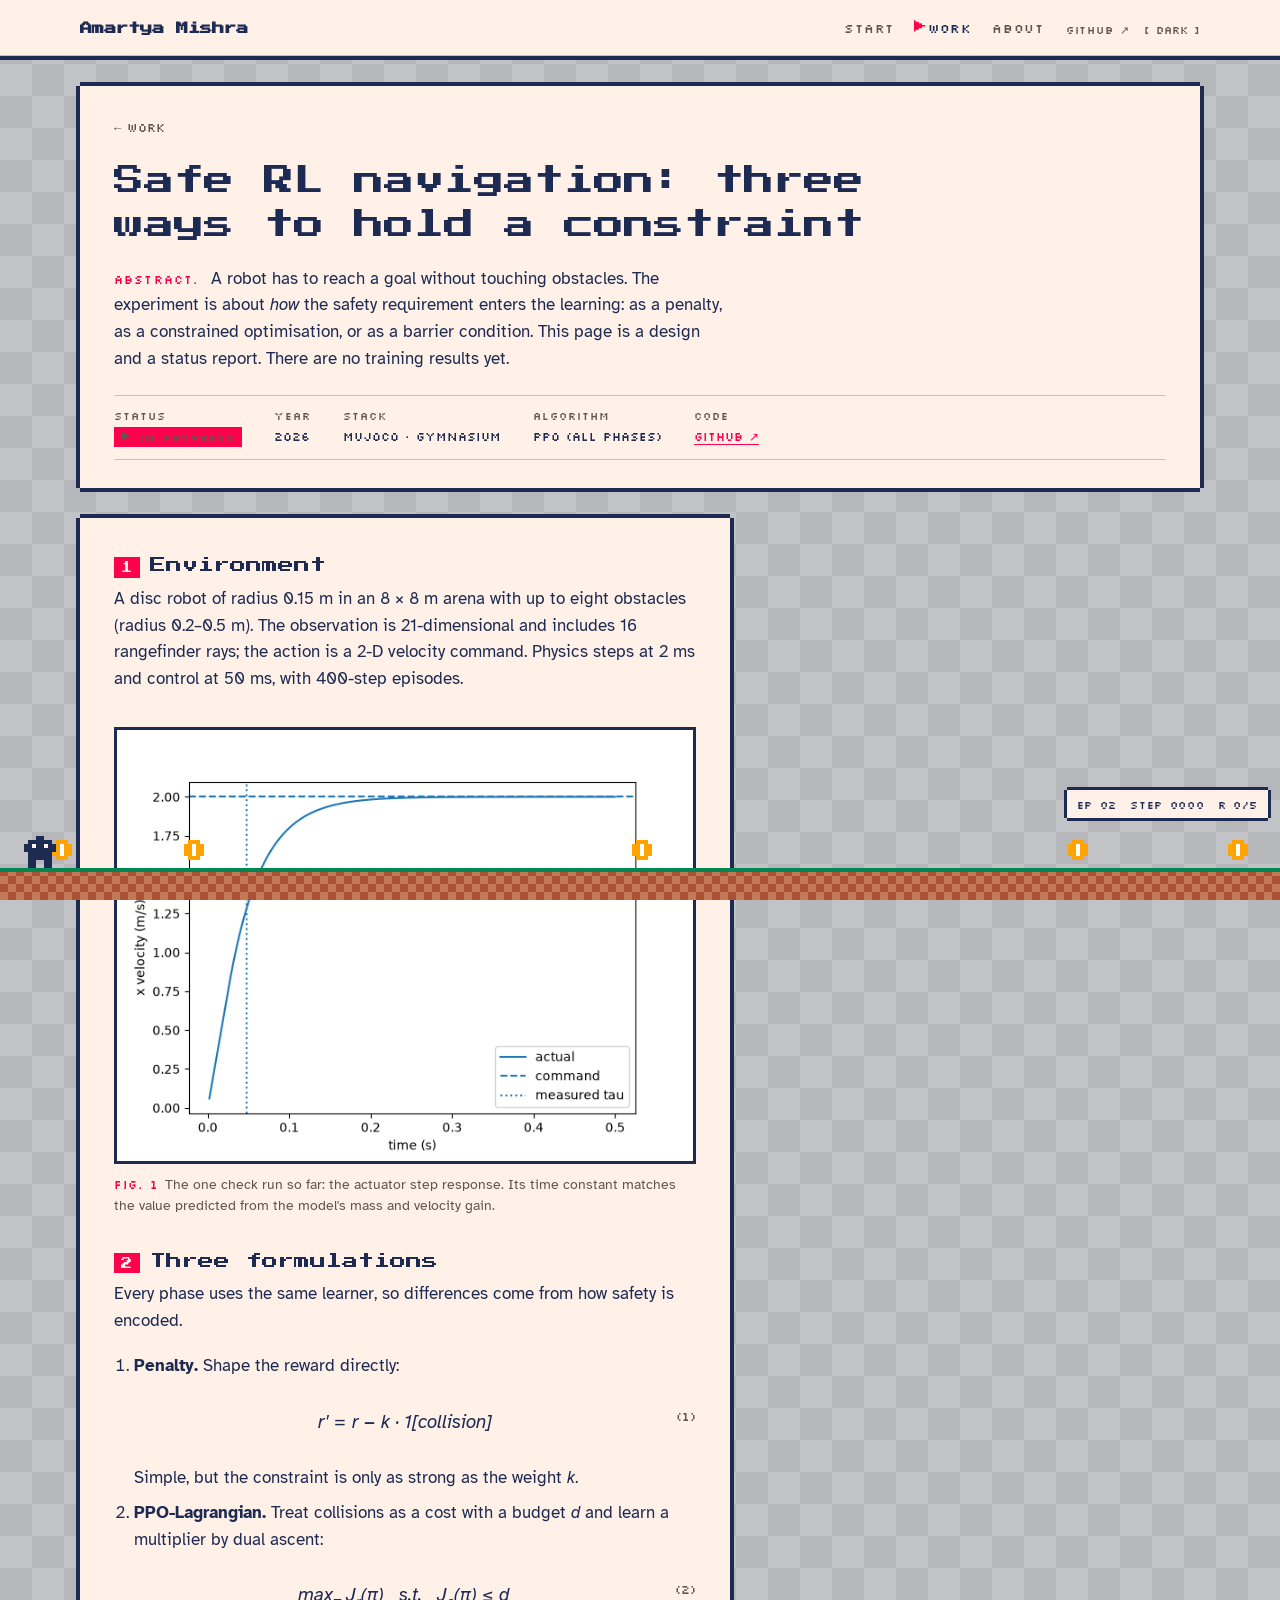
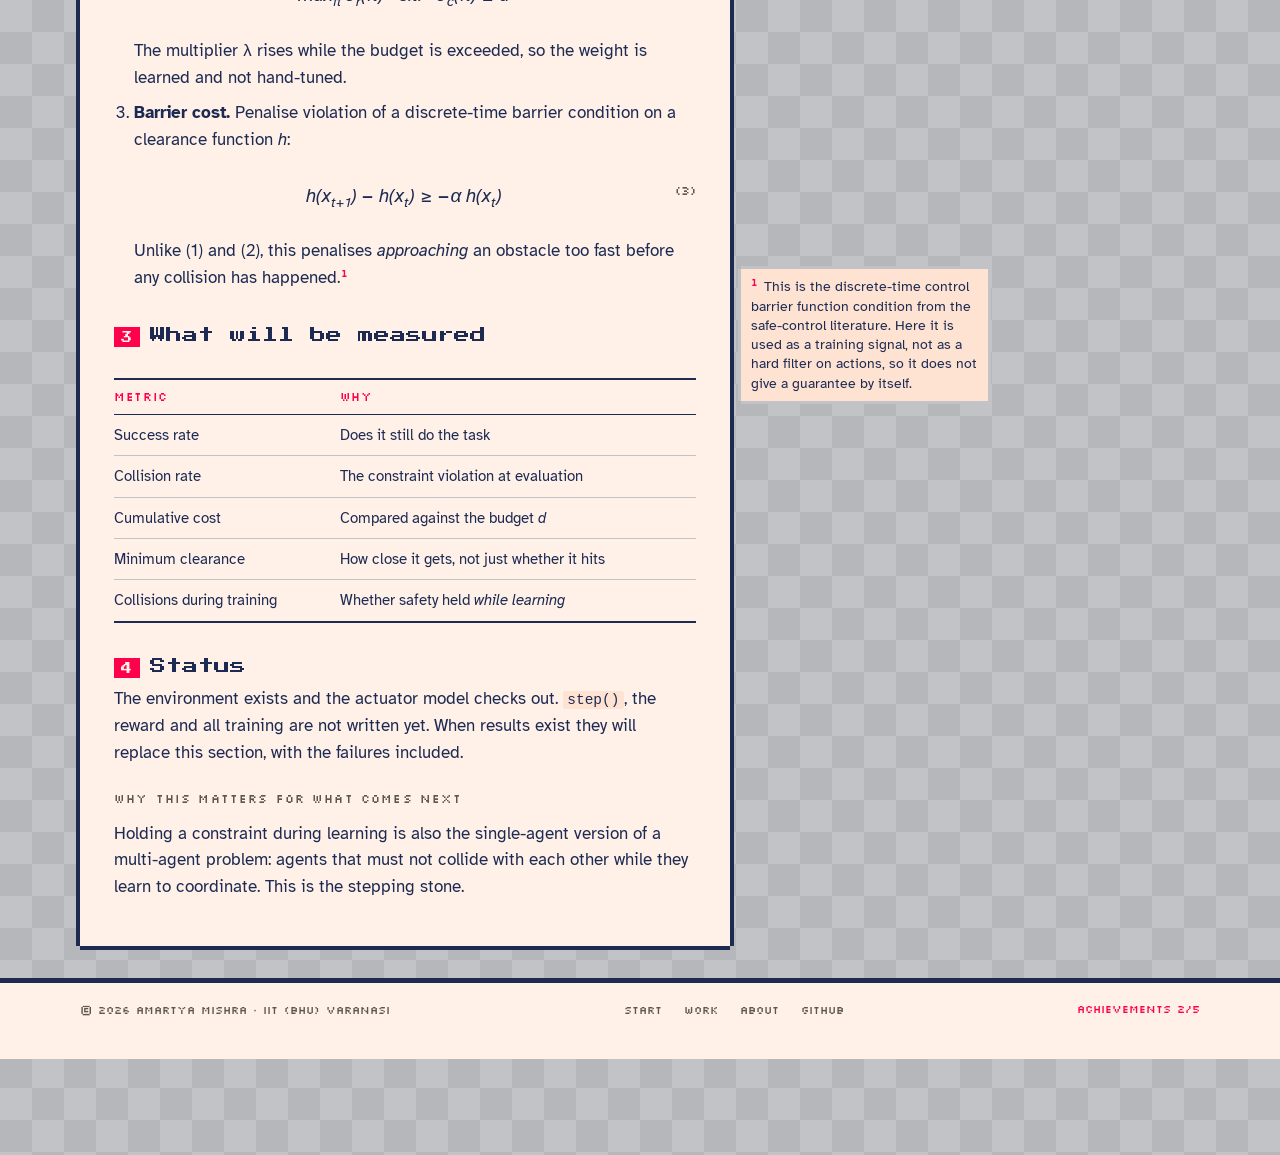
<file: projects/safe-rl-nav/index.html>
<!DOCTYPE html>
<html lang="en" class="no-js">
<head>
<meta charset="utf-8">
<meta name="viewport" content="width=device-width, initial-scale=1">
<title>Safe RL navigation — Amartya Mishra</title>
<meta name="description" content="Work in progress: constrained reinforcement learning for a point robot in MuJoCo, comparing a collision penalty, PPO-Lagrangian and a discrete-time barrier cost. Environment built, training not yet run.">
<meta name="author" content="Amartya Mishra">
<link rel="canonical" href="https://amartya106.github.io/projects/safe-rl-nav/">
<meta property="og:type" content="article">
<meta property="og:title" content="Safe RL navigation — Amartya Mishra">
<meta property="og:description" content="Work in progress: constrained reinforcement learning for a point robot in MuJoCo, comparing a collision penalty, PPO-Lagrangian and a discrete-time barrier cost. Environment built, training not yet run.">
<meta property="og:url" content="https://amartya106.github.io/projects/safe-rl-nav/">
<meta property="og:image" content="https://amartya106.github.io/assets/img/projects/safe-rl-nav/step_response.png">
<meta name="twitter:card" content="summary_large_image">
<meta name="theme-color" content="#1d2b53">
<link rel="icon" href="/assets/img/favicon.svg" type="image/svg+xml">
<link rel="preconnect" href="https://fonts.googleapis.com">
<link rel="preconnect" href="https://fonts.gstatic.com" crossorigin>
<link rel="stylesheet" href="https://fonts.googleapis.com/css2?family=Press+Start+2P&family=Silkscreen:wght@400;700&family=Atkinson+Hyperlegible:ital,wght@0,400;0,700;1,400&display=swap">
<link rel="stylesheet" href="/assets/css/main.css">
<script>(function(){var d=document.documentElement;try{var t=localStorage.getItem('theme');if(!t)t=matchMedia('(prefers-color-scheme: light)').matches?'light':'dark';d.setAttribute('data-theme',t);}catch(e){d.setAttribute('data-theme','dark');}if('IntersectionObserver' in window&&!(window.matchMedia&&matchMedia('(prefers-reduced-motion: reduce)').matches))d.className='js';})();</script>
</head>
<body>

<a class="skip-link" href="#main">Skip to content</a>

<header class="nav">
  <div class="wrap nav-inner">
    <a class="brand" href="/">Amartya Mishra</a>
    <nav class="nav-links" aria-label="Primary">
      <a href="/">Start</a>
      <a href="/projects/" aria-current="page">Work</a>
      <a href="/about/">About</a>
    </nav>
    <span class="nav-tools">
      <a href="https://github.com/Amartya106" rel="me noopener">github ↗</a>
      <button class="theme-toggle" type="button" aria-label="Switch theme"></button>
    </span>
  </div>
</header>

<main id="main">
<div class="wrap has-margin">

  <section class="case">
    <a class="back" href="/projects/">← Work</a>
    <h1>Safe RL navigation: three ways to hold a constraint</h1>
    <p class="abstract">
      A robot has to reach a goal without touching obstacles. The experiment is about
      <em>how</em> the safety requirement enters the learning: as a penalty, as a
      constrained optimisation, or as a barrier condition. This page is a design and a
      status report. There are no training results yet.
    </p>
    <div class="meta-row">
      <div><span>Status</span><span class="st st-wip" style="margin:0">in progress</span></div>
      <div><span>Year</span>2026</div>
      <div><span>Stack</span>MuJoCo · Gymnasium</div>
      <div><span>Algorithm</span>PPO (all phases)</div>
      <div><span>Code</span><a href="https://github.com/Amartya106/safe-rl-nav" rel="noopener">GitHub ↗</a></div>
    </div>
  </section>

  <div class="prose">

    <h2><span class="n">1</span>Environment</h2>
    <p>
      A disc robot of radius 0.15 m in an 8 × 8 m arena with up to eight obstacles
      (radius 0.2–0.5 m). The observation is 21-dimensional and includes 16 rangefinder
      rays; the action is a 2-D velocity command. Physics steps at 2 ms and control at
      50 ms, with 400-step episodes.
    </p>

    <figure>
      <img src="/assets/img/projects/safe-rl-nav/step_response.png" width="640" height="480" loading="lazy"
           alt="Actuator step response of the simulated robot, a first-order rise to the commanded velocity">
      <figcaption><span class="fn">Fig. 1</span>The one check run so far: the actuator step response. Its time constant matches the value predicted from the model's mass and velocity gain.</figcaption>
    </figure>

    <h2><span class="n">2</span>Three formulations</h2>
    <p>
      Every phase uses the same learner, so differences come from how safety is
      encoded.
    </p>
    <ol>
      <li>
        <strong>Penalty.</strong> Shape the reward directly:
        <div class="math"><var>r</var>′ = <var>r</var> − <var>k</var> · 1[collision]<span class="q">(1)</span></div>
        Simple, but the constraint is only as strong as the weight <var>k</var>.
      </li>
      <li>
        <strong>PPO-Lagrangian.</strong> Treat collisions as a cost with a budget
        <var>d</var> and learn a multiplier by dual ascent:
        <div class="math">max<sub>π</sub> <var>J</var><sub><var>r</var></sub>(π) &nbsp; s.t. &nbsp; <var>J</var><sub><var>c</var></sub>(π) ≤ <var>d</var><span class="q">(2)</span></div>
        The multiplier λ rises while the budget is exceeded, so the weight is learned
        and not hand-tuned.
      </li>
      <li>
        <strong>Barrier cost.</strong> Penalise violation of a discrete-time barrier
        condition on a clearance function <var>h</var>:
        <div class="math"><var>h</var>(<var>x</var><sub><var>t</var>+1</sub>) − <var>h</var>(<var>x</var><sub><var>t</var></sub>) ≥ −α <var>h</var>(<var>x</var><sub><var>t</var></sub>)<span class="q">(3)</span></div>
        Unlike (1) and (2), this penalises <em>approaching</em> an obstacle too fast
        before any collision has happened.<label for="sn1" class="sn-toggle"></label><input type="checkbox" id="sn1" class="sn-cb"><span class="sidenote">This is the discrete-time control barrier function condition from the safe-control literature. Here it is used as a training signal, not as a hard filter on actions, so it does not give a guarantee by itself.</span>
      </li>
    </ol>

    <h2><span class="n">3</span>What will be measured</h2>
    <div class="table-wrap">
      <table>
        <thead><tr><th>Metric</th><th>Why</th></tr></thead>
        <tbody>
          <tr><td>Success rate</td><td>Does it still do the task</td></tr>
          <tr><td>Collision rate</td><td>The constraint violation at evaluation</td></tr>
          <tr><td>Cumulative cost</td><td>Compared against the budget <var>d</var></td></tr>
          <tr><td>Minimum clearance</td><td>How close it gets, not just whether it hits</td></tr>
          <tr><td>Collisions during training</td><td>Whether safety held <em>while learning</em></td></tr>
        </tbody>
      </table>
    </div>

    <h2><span class="n">4</span>Status</h2>
    <p>
      The environment exists and the actuator model checks out. <code>step()</code>, the
      reward and all training are not written yet. When results exist they will
      replace this section, with the failures included.
    </p>

    <p class="label" style="margin-top:2em">Why this matters for what comes next</p>
    <p>
      Holding a constraint during learning is also the single-agent version of a
      multi-agent problem: agents that must not collide with each other while they
      learn to coordinate. This is the stepping stone.
    </p>
  </div>
</div>

</main>

<footer class="footer">
  <div class="wrap footer-inner">
    <span>© <span id="year">2026</span> Amartya Mishra · IIT (BHU) Varanasi</span>
    <nav aria-label="Footer">
      <a href="/">Start</a>
      <a href="/projects/">Work</a>
      <a href="/about/">About</a>
      <a href="https://github.com/Amartya106" rel="noopener">GitHub</a>
    </nav>
  </div>
</footer>

<script src="/assets/js/main.js" defer></script>
<script src="/assets/js/pixelart.js" defer></script>
<script src="/assets/js/gridworld.js" defer></script>
<script>document.getElementById('year').textContent=new Date().getFullYear();</script>
</body>
</html>
</file>
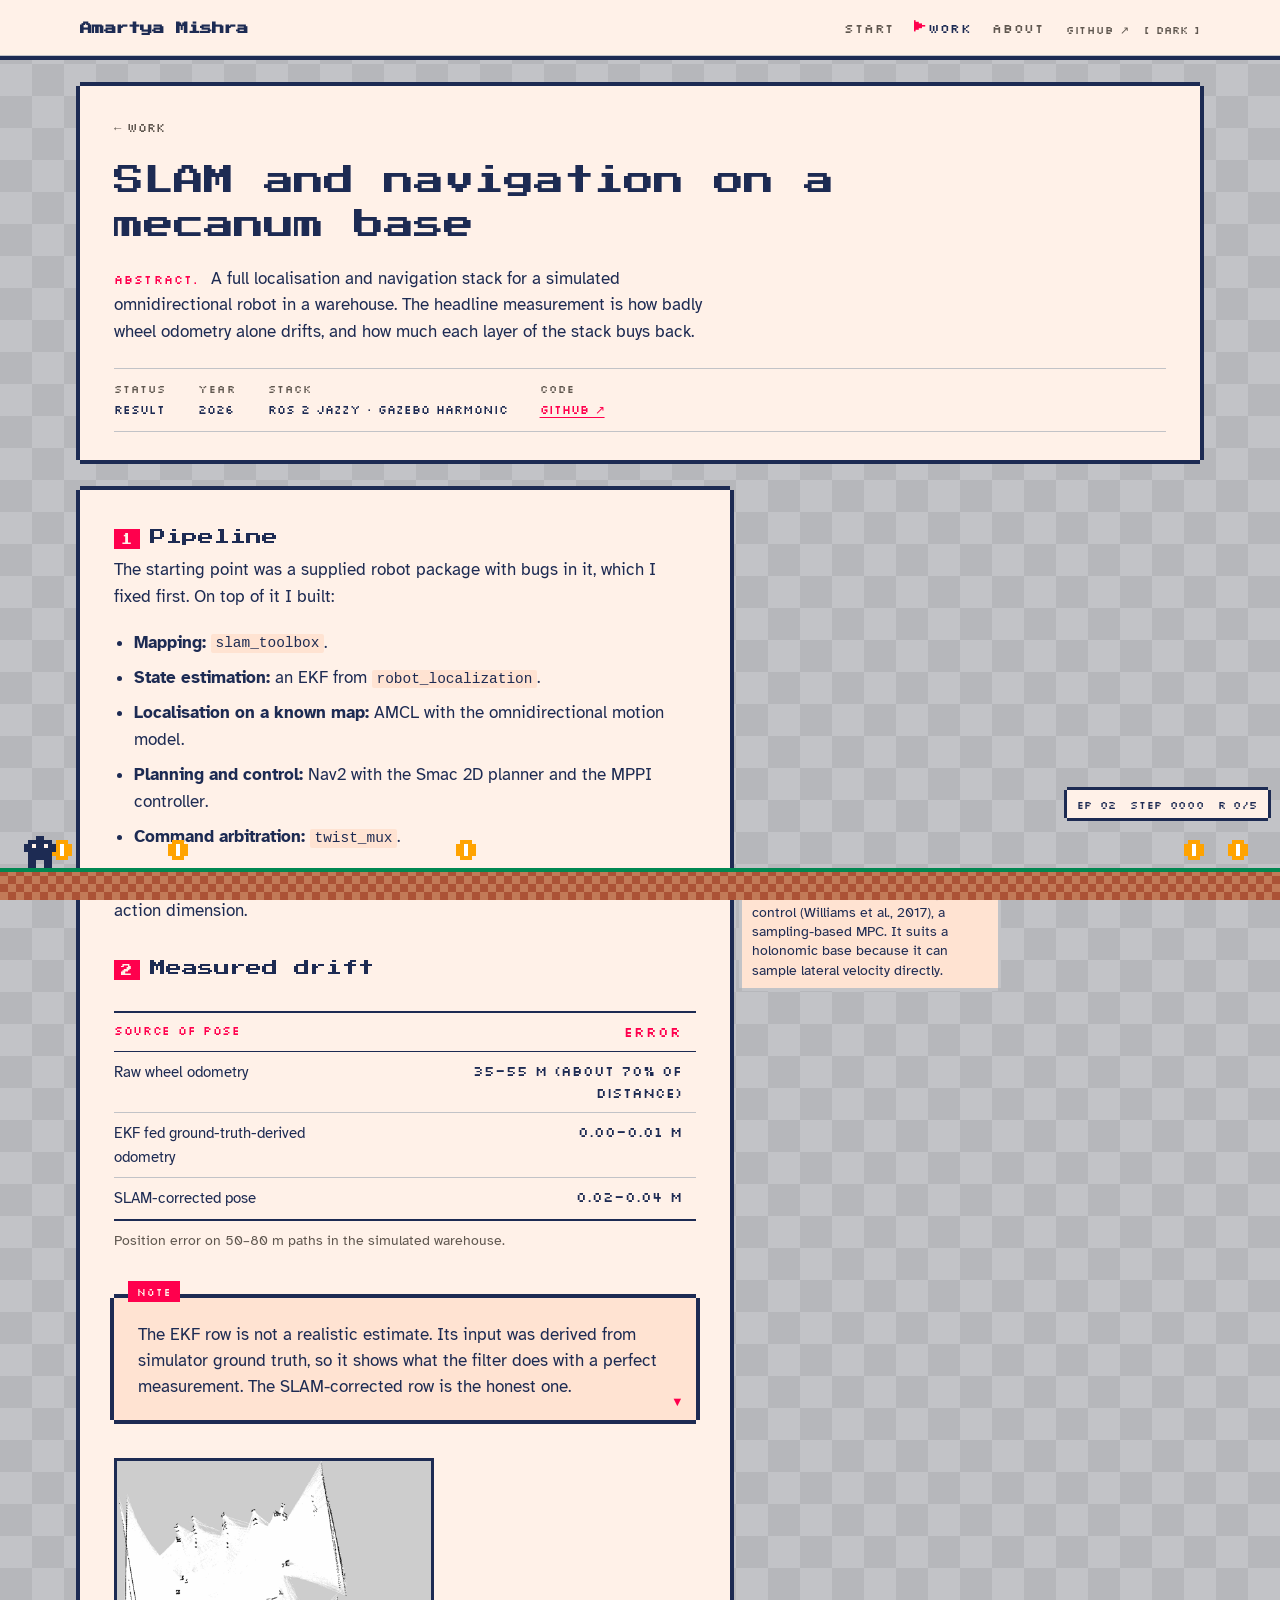
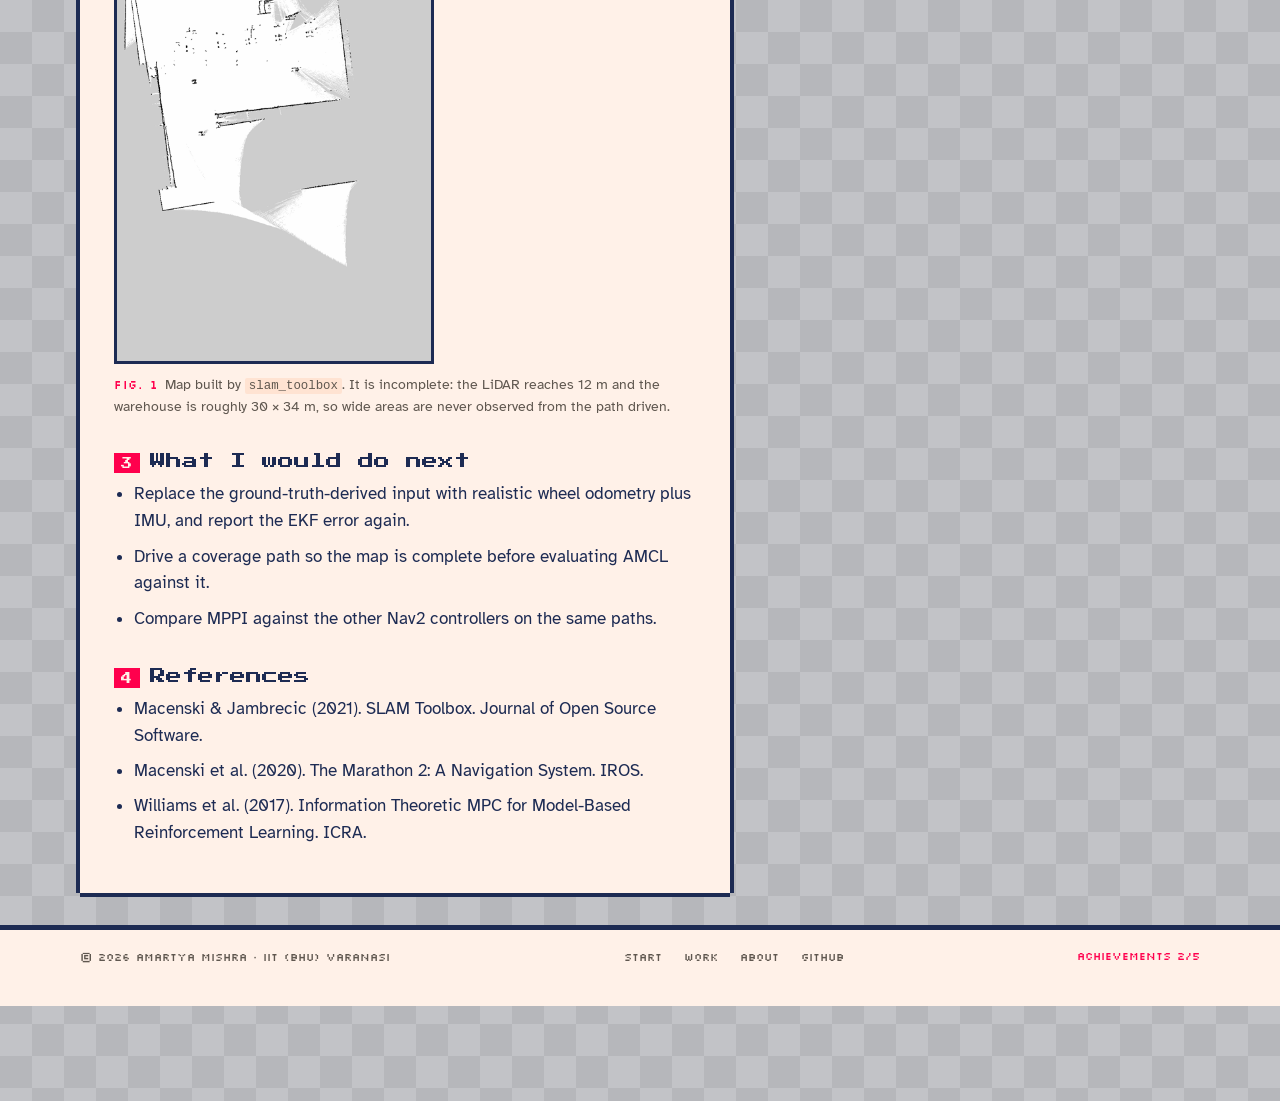
<file: projects/slam-nav-mecanum/index.html>
<!DOCTYPE html>
<html lang="en" class="no-js">
<head>
<meta charset="utf-8">
<meta name="viewport" content="width=device-width, initial-scale=1">
<title>SLAM and navigation on a mecanum base — Amartya Mishra</title>
<meta name="description" content="A ROS 2 Jazzy navigation stack for a simulated mecanum robot: slam_toolbox, robot_localization EKF, AMCL and Nav2 with MPPI, with measured odometry drift and localisation error.">
<meta name="author" content="Amartya Mishra">
<link rel="canonical" href="https://amartya106.github.io/projects/slam-nav-mecanum/">
<meta property="og:type" content="article">
<meta property="og:title" content="SLAM and navigation on a mecanum base — Amartya Mishra">
<meta property="og:description" content="A ROS 2 Jazzy navigation stack for a simulated mecanum robot: slam_toolbox, robot_localization EKF, AMCL and Nav2 with MPPI, with measured odometry drift and localisation error.">
<meta property="og:url" content="https://amartya106.github.io/projects/slam-nav-mecanum/">
<meta property="og:image" content="https://amartya106.github.io/assets/img/projects/slam-nav-mecanum/warehouse_map.png">
<meta name="twitter:card" content="summary_large_image">
<meta name="theme-color" content="#1d2b53">
<link rel="icon" href="/assets/img/favicon.svg" type="image/svg+xml">
<link rel="preconnect" href="https://fonts.googleapis.com">
<link rel="preconnect" href="https://fonts.gstatic.com" crossorigin>
<link rel="stylesheet" href="https://fonts.googleapis.com/css2?family=Press+Start+2P&family=Silkscreen:wght@400;700&family=Atkinson+Hyperlegible:ital,wght@0,400;0,700;1,400&display=swap">
<link rel="stylesheet" href="/assets/css/main.css">
<script>(function(){var d=document.documentElement;try{var t=localStorage.getItem('theme');if(!t)t=matchMedia('(prefers-color-scheme: light)').matches?'light':'dark';d.setAttribute('data-theme',t);}catch(e){d.setAttribute('data-theme','dark');}if('IntersectionObserver' in window&&!(window.matchMedia&&matchMedia('(prefers-reduced-motion: reduce)').matches))d.className='js';})();</script>
</head>
<body>

<a class="skip-link" href="#main">Skip to content</a>

<header class="nav">
  <div class="wrap nav-inner">
    <a class="brand" href="/">Amartya Mishra</a>
    <nav class="nav-links" aria-label="Primary">
      <a href="/">Start</a>
      <a href="/projects/" aria-current="page">Work</a>
      <a href="/about/">About</a>
    </nav>
    <span class="nav-tools">
      <a href="https://github.com/Amartya106" rel="me noopener">github ↗</a>
      <button class="theme-toggle" type="button" aria-label="Switch theme"></button>
    </span>
  </div>
</header>

<main id="main">
<div class="wrap has-margin">

  <section class="case">
    <a class="back" href="/projects/">← Work</a>
    <h1>SLAM and navigation on a mecanum base</h1>
    <p class="abstract">
      A full localisation and navigation stack for a simulated omnidirectional robot
      in a warehouse. The headline measurement is how badly wheel odometry alone
      drifts, and how much each layer of the stack buys back.
    </p>
    <div class="meta-row">
      <div><span>Status</span>result</div>
      <div><span>Year</span>2026</div>
      <div><span>Stack</span>ROS 2 Jazzy · Gazebo Harmonic</div>
      <div><span>Code</span><a href="https://github.com/Amartya106/inter-iit-prep-ground-robo-15.0" rel="noopener">GitHub ↗</a></div>
    </div>
  </section>

  <div class="prose">

    <h2><span class="n">1</span>Pipeline</h2>
    <p>
      The starting point was a supplied robot package with bugs in it, which I fixed
      first. On top of it I built:
    </p>
    <ul>
      <li><strong>Mapping:</strong> <code>slam_toolbox</code>.</li>
      <li><strong>State estimation:</strong> an EKF from <code>robot_localization</code>.</li>
      <li><strong>Localisation on a known map:</strong> AMCL with the omnidirectional motion model.</li>
      <li><strong>Planning and control:</strong> Nav2 with the Smac 2D planner and the MPPI controller.</li>
      <li><strong>Command arbitration:</strong> <code>twist_mux</code>.</li>
    </ul>
    <p>
      MPPI<label for="sn1" class="sn-toggle"></label><input type="checkbox" id="sn1" class="sn-cb"><span class="sidenote">Model Predictive Path Integral control (Williams et al., 2017), a sampling-based MPC. It suits a holonomic base because it can sample lateral velocity directly.</span>
      is a good match for a mecanum base, where sideways motion is a free action
      dimension.
    </p>

    <h2><span class="n">2</span>Measured drift</h2>
    <div class="table-wrap">
      <table>
        <caption>Position error on 50–80 m paths in the simulated warehouse.</caption>
        <thead><tr><th>Source of pose</th><th class="num">Error</th></tr></thead>
        <tbody>
          <tr><td>Raw wheel odometry</td><td class="num">35–55 m (about 70% of distance)</td></tr>
          <tr><td>EKF fed ground-truth-derived odometry</td><td class="num">0.00–0.01 m</td></tr>
          <tr><td>SLAM-corrected pose</td><td class="num">0.02–0.04 m</td></tr>
        </tbody>
      </table>
    </div>
    <div class="callout">
      <p>
        The EKF row is not a realistic estimate. Its input was derived from
        simulator ground truth, so it shows what the filter does with a perfect
        measurement. The SLAM-corrected row is the honest one.
      </p>
    </div>

    <figure>
      <img src="/assets/img/projects/slam-nav-mecanum/warehouse_map.png" width="477" height="760" loading="lazy" style="max-width:320px"
           alt="Occupancy grid map of the warehouse: white free space with black obstacles, fan-shaped unexplored gaps at the edges">
      <figcaption><span class="fn">Fig. 1</span>Map built by <code>slam_toolbox</code>. It is incomplete: the LiDAR reaches 12 m and the warehouse is roughly 30 × 34 m, so wide areas are never observed from the path driven.</figcaption>
    </figure>

    <h2><span class="n">3</span>What I would do next</h2>
    <ul>
      <li>Replace the ground-truth-derived input with realistic wheel odometry plus IMU, and report the EKF error again.</li>
      <li>Drive a coverage path so the map is complete before evaluating AMCL against it.</li>
      <li>Compare MPPI against the other Nav2 controllers on the same paths.</li>
    </ul>

    <h2><span class="n">4</span>References</h2>
    <ul>
      <li>Macenski &amp; Jambrecic (2021). SLAM Toolbox. Journal of Open Source Software.</li>
      <li>Macenski et al. (2020). The Marathon 2: A Navigation System. IROS.</li>
      <li>Williams et al. (2017). Information Theoretic MPC for Model-Based Reinforcement Learning. ICRA.</li>
    </ul>
  </div>
</div>

</main>

<footer class="footer">
  <div class="wrap footer-inner">
    <span>© <span id="year">2026</span> Amartya Mishra · IIT (BHU) Varanasi</span>
    <nav aria-label="Footer">
      <a href="/">Start</a>
      <a href="/projects/">Work</a>
      <a href="/about/">About</a>
      <a href="https://github.com/Amartya106" rel="noopener">GitHub</a>
    </nav>
  </div>
</footer>

<script src="/assets/js/main.js" defer></script>
<script src="/assets/js/pixelart.js" defer></script>
<script src="/assets/js/gridworld.js" defer></script>
<script>document.getElementById('year').textContent=new Date().getFullYear();</script>
</body>
</html>
</file>
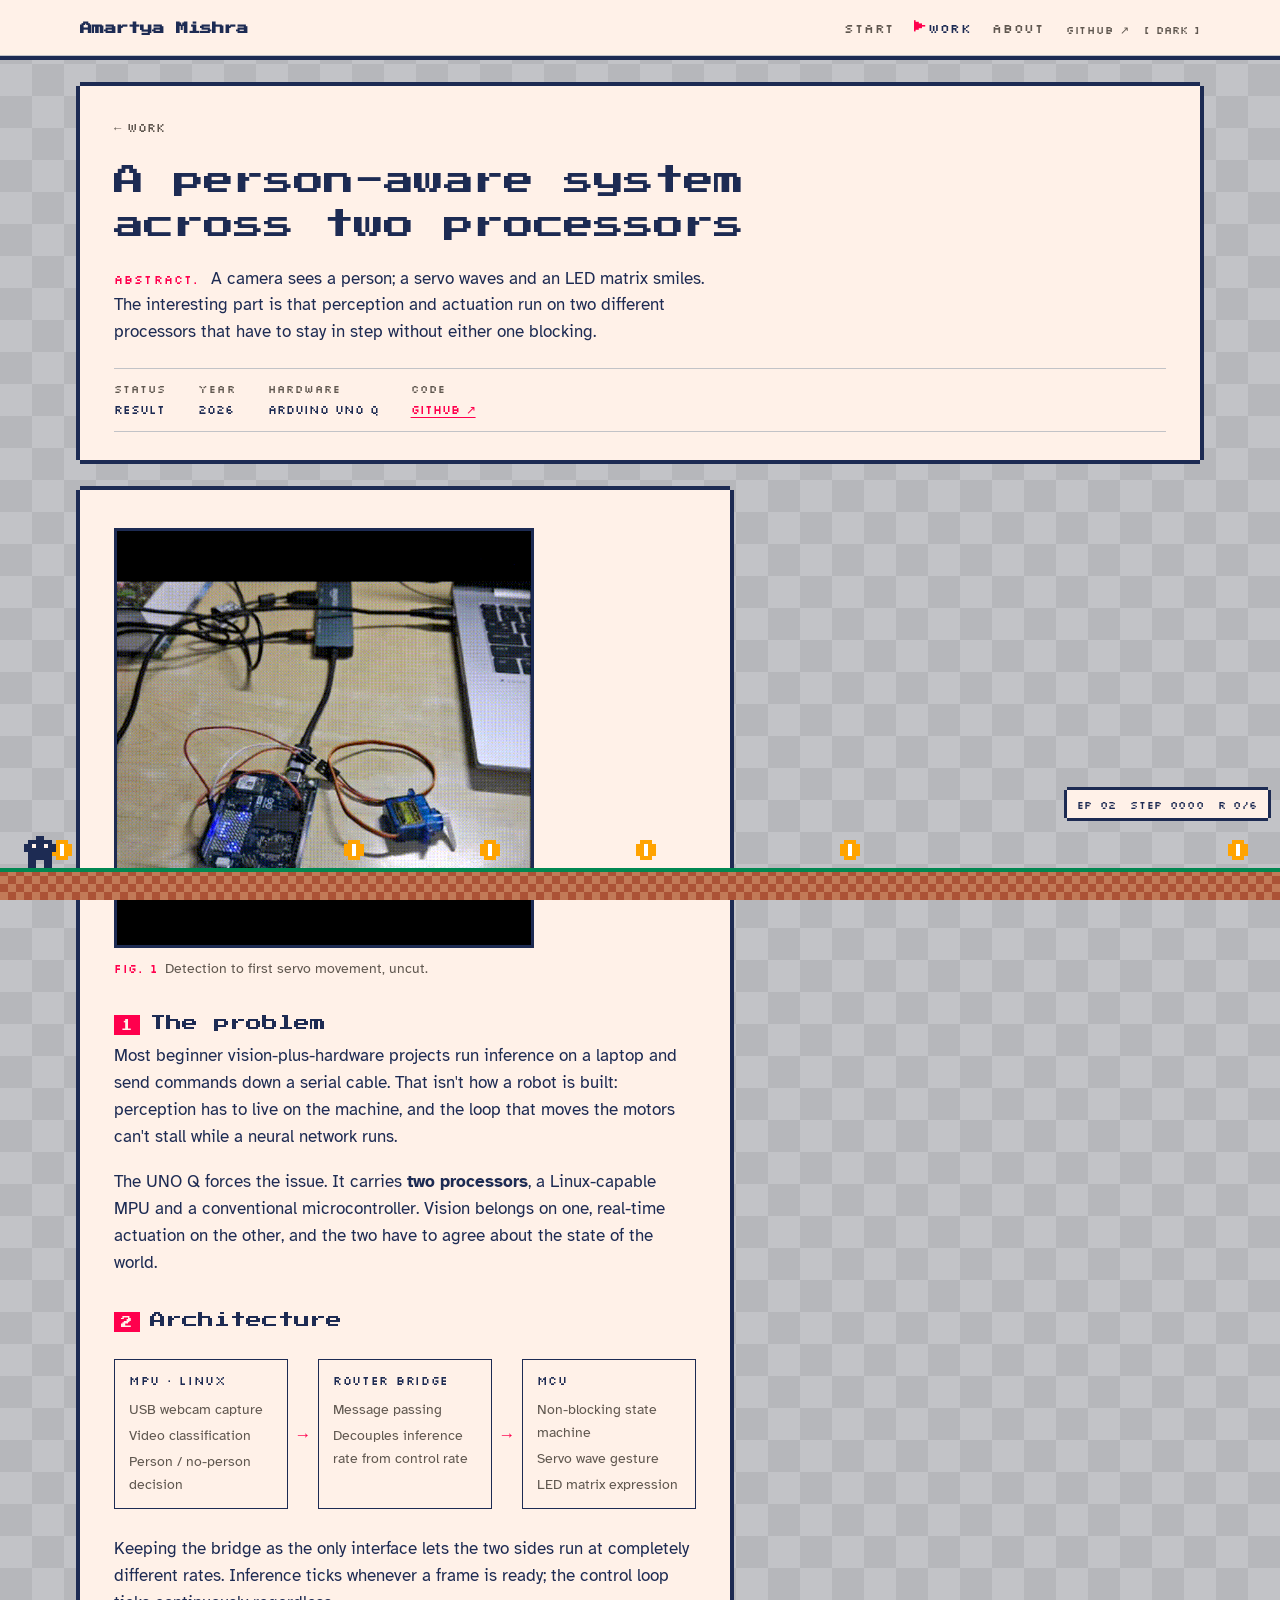
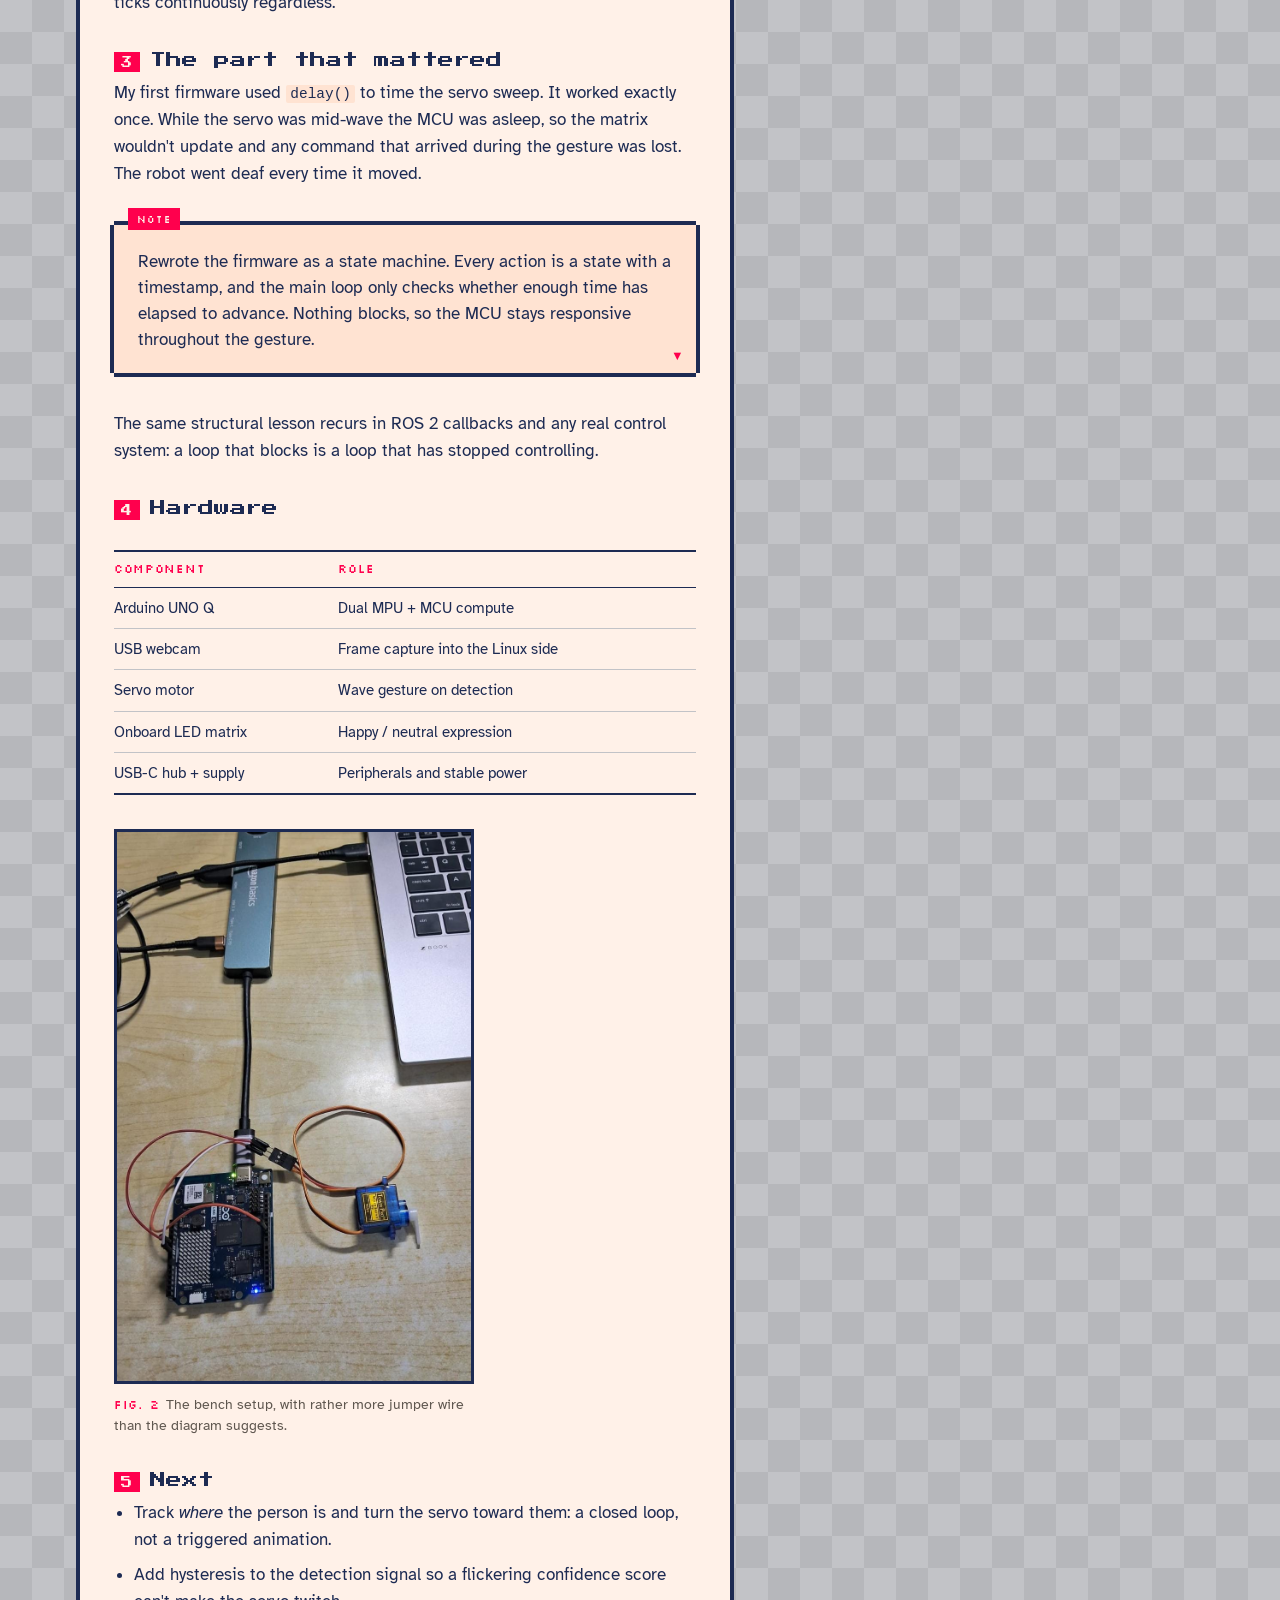
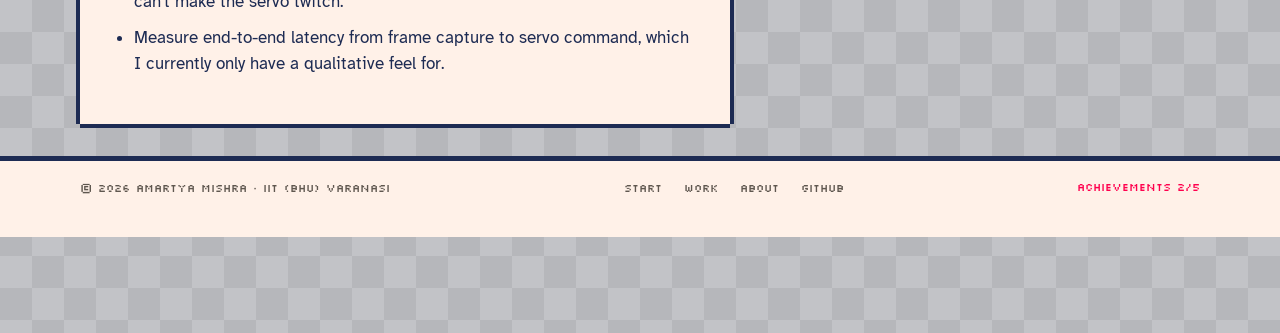
<file: projects/uno-q-vision-servo/index.html>
<!DOCTYPE html>
<html lang="en" class="no-js">
<head>
<meta charset="utf-8">
<meta name="viewport" content="width=device-width, initial-scale=1">
<title>Person-aware system on the Arduino UNO Q — Amartya Mishra</title>
<meta name="description" content="A dual-processor Arduino UNO Q that runs person detection on the Linux MPU and drives a servo and LED matrix from the MCU through the Router Bridge.">
<meta name="author" content="Amartya Mishra">
<link rel="canonical" href="https://amartya106.github.io/projects/uno-q-vision-servo/">
<meta property="og:type" content="article">
<meta property="og:title" content="Person-aware system on the Arduino UNO Q — Amartya Mishra">
<meta property="og:description" content="A dual-processor Arduino UNO Q that runs person detection on the Linux MPU and drives a servo and LED matrix from the MCU through the Router Bridge.">
<meta property="og:url" content="https://amartya106.github.io/projects/uno-q-vision-servo/">
<meta property="og:image" content="https://amartya106.github.io/assets/img/projects/uno-setup.jpeg">
<meta name="twitter:card" content="summary_large_image">
<meta name="theme-color" content="#1d2b53">
<link rel="icon" href="/assets/img/favicon.svg" type="image/svg+xml">
<link rel="preconnect" href="https://fonts.googleapis.com">
<link rel="preconnect" href="https://fonts.gstatic.com" crossorigin>
<link rel="stylesheet" href="https://fonts.googleapis.com/css2?family=Press+Start+2P&family=Silkscreen:wght@400;700&family=Atkinson+Hyperlegible:ital,wght@0,400;0,700;1,400&display=swap">
<link rel="stylesheet" href="/assets/css/main.css">
<script>(function(){var d=document.documentElement;try{var t=localStorage.getItem('theme');if(!t)t=matchMedia('(prefers-color-scheme: light)').matches?'light':'dark';d.setAttribute('data-theme',t);}catch(e){d.setAttribute('data-theme','dark');}if('IntersectionObserver' in window&&!(window.matchMedia&&matchMedia('(prefers-reduced-motion: reduce)').matches))d.className='js';})();</script>
</head>
<body>

<a class="skip-link" href="#main">Skip to content</a>

<header class="nav">
  <div class="wrap nav-inner">
    <a class="brand" href="/">Amartya Mishra</a>
    <nav class="nav-links" aria-label="Primary">
      <a href="/">Start</a>
      <a href="/projects/" aria-current="page">Work</a>
      <a href="/about/">About</a>
    </nav>
    <span class="nav-tools">
      <a href="https://github.com/Amartya106" rel="me noopener">github ↗</a>
      <button class="theme-toggle" type="button" aria-label="Switch theme"></button>
    </span>
  </div>
</header>

<main id="main">
<div class="wrap has-margin">

  <section class="case">
    <a class="back" href="/projects/">← Work</a>
    <h1>A person-aware system across two processors</h1>
    <p class="abstract">
      A camera sees a person; a servo waves and an LED matrix smiles. The interesting
      part is that perception and actuation run on two different processors that have
      to stay in step without either one blocking.
    </p>
    <div class="meta-row">
      <div><span>Status</span>result</div>
      <div><span>Year</span>2026</div>
      <div><span>Hardware</span>Arduino UNO Q</div>
      <div><span>Code</span><a href="https://github.com/Amartya106/uno-q-vision-servo" rel="noopener">GitHub ↗</a></div>
    </div>
  </section>

  <div class="prose">

    <figure class="fig-wide" style="max-width:420px">
      <img src="/assets/img/projects/uno-demo.gif" width="600" height="600"
           alt="The servo sweeping in a wave gesture immediately after a person enters the camera frame">
      <figcaption><span class="fn">Fig. 1</span>Detection to first servo movement, uncut.</figcaption>
    </figure>

    <h2><span class="n">1</span>The problem</h2>
    <p>
      Most beginner vision-plus-hardware projects run inference on a laptop and send
      commands down a serial cable. That isn't how a robot is built: perception has to
      live on the machine, and the loop that moves the motors can't stall while a
      neural network runs.
    </p>
    <p>
      The UNO Q forces the issue. It carries <strong>two processors</strong>, a
      Linux-capable MPU and a conventional microcontroller. Vision belongs on one,
      real-time actuation on the other, and the two have to agree about the state of
      the world.
    </p>

    <h2><span class="n">2</span>Architecture</h2>
    <div class="flow" role="img" aria-label="Diagram: MPU on Linux runs camera capture and person detection, sends commands through the Router Bridge to the MCU, which runs a non-blocking state machine driving the servo and LED matrix">
      <div class="flow-node"><b>MPU · Linux</b><span>USB webcam capture</span><span>Video classification</span><span>Person / no-person decision</span></div>
      <div class="flow-arrow">→</div>
      <div class="flow-node"><b>Router Bridge</b><span>Message passing</span><span>Decouples inference rate from control rate</span></div>
      <div class="flow-arrow">→</div>
      <div class="flow-node"><b>MCU</b><span>Non-blocking state machine</span><span>Servo wave gesture</span><span>LED matrix expression</span></div>
    </div>
    <p>
      Keeping the bridge as the only interface lets the two sides run at completely
      different rates. Inference ticks whenever a frame is ready; the control loop
      ticks continuously regardless.
    </p>

    <h2><span class="n">3</span>The part that mattered</h2>
    <p>
      My first firmware used <code>delay()</code> to time the servo sweep. It worked
      exactly once. While the servo was mid-wave the MCU was asleep, so the matrix
      wouldn't update and any command that arrived during the gesture was lost. The
      robot went deaf every time it moved.
    </p>
    <div class="callout">
      <p>Rewrote the firmware as a state machine. Every action is a state with a timestamp, and the main loop only checks whether enough time has elapsed to advance. Nothing blocks, so the MCU stays responsive throughout the gesture.</p>
    </div>
    <p>
      The same structural lesson recurs in ROS 2 callbacks and any real control
      system: a loop that blocks is a loop that has stopped controlling.
    </p>

    <h2><span class="n">4</span>Hardware</h2>
    <div class="table-wrap">
      <table>
        <thead><tr><th>Component</th><th>Role</th></tr></thead>
        <tbody>
          <tr><td>Arduino UNO Q</td><td>Dual MPU + MCU compute</td></tr>
          <tr><td>USB webcam</td><td>Frame capture into the Linux side</td></tr>
          <tr><td>Servo motor</td><td>Wave gesture on detection</td></tr>
          <tr><td>Onboard LED matrix</td><td>Happy / neutral expression</td></tr>
          <tr><td>USB-C hub + supply</td><td>Peripherals and stable power</td></tr>
        </tbody>
      </table>
    </div>
    <figure style="max-width:360px">
      <img src="/assets/img/projects/uno-setup.jpeg" width="827" height="1282" loading="lazy"
           alt="The assembled bench setup: Arduino UNO Q wired to a servo motor with a USB webcam">
      <figcaption><span class="fn">Fig. 2</span>The bench setup, with rather more jumper wire than the diagram suggests.</figcaption>
    </figure>

    <h2><span class="n">5</span>Next</h2>
    <ul>
      <li>Track <em>where</em> the person is and turn the servo toward them: a closed loop, not a triggered animation.</li>
      <li>Add hysteresis to the detection signal so a flickering confidence score can't make the servo twitch.</li>
      <li>Measure end-to-end latency from frame capture to servo command, which I currently only have a qualitative feel for.</li>
    </ul>
  </div>
</div>

</main>

<footer class="footer">
  <div class="wrap footer-inner">
    <span>© <span id="year">2026</span> Amartya Mishra · IIT (BHU) Varanasi</span>
    <nav aria-label="Footer">
      <a href="/">Start</a>
      <a href="/projects/">Work</a>
      <a href="/about/">About</a>
      <a href="https://github.com/Amartya106" rel="noopener">GitHub</a>
    </nav>
  </div>
</footer>

<script src="/assets/js/main.js" defer></script>
<script src="/assets/js/pixelart.js" defer></script>
<script src="/assets/js/gridworld.js" defer></script>
<script>document.getElementById('year').textContent=new Date().getFullYear();</script>
</body>
</html>
</file>
<file: assets/css/main.css>
/* Amartya Mishra — gridworld
   The page is an environment: tiles, panels, a walking agent, a return counter. */

:root {
  --paper: #1d2b53;
  --paper-2: #243563;
  --tile-a: #1d2b53;
  --tile-b: #202f5a;
  --ink: #fff1e8;
  --muted: #c2c3c7;
  --rule: #4a5b92;
  --accent: #ffec27;
  --accent-soft: rgba(255, 236, 39, 0.14);
  --on-accent: #1d2b53;
  --ok: #00e436;
  --warn: #ffa300;
  --sim-edge: #5b6cae;
  --gw-grass: #00e436;
  --gw-dirt-a: #ab5236;
  --gw-dirt-b: #7e2553;
  --gw-agent: #29adff;
  --gw-eye: #1d2b53;
  --gw-coin: #ffec27;
  --display: "Press Start 2P", ui-monospace, monospace;
  --pixel: "Silkscreen", "Press Start 2P", ui-monospace, monospace;
  --serif: "Atkinson Hyperlegible", "Helvetica Neue", Arial, sans-serif;
  --mono: "Silkscreen", ui-monospace, monospace;
  --measure: 38rem;
  --gutter: 16px;
}

:root[data-theme="light"] {
  --paper: #fff1e8;
  --paper-2: #ffe3d2;
  --tile-a: #c2c3c7;
  --tile-b: #b6b7bb;
  --ink: #1d2b53;
  --muted: #5f574f;
  --rule: #c2c3c7;
  --accent: #ff004d;
  --accent-soft: rgba(255, 0, 77, 0.10);
  --on-accent: #fff1e8;
  --ok: #008751;
  --warn: #ab5236;
  --sim-edge: #9a9ba6;
  --gw-grass: #008751;
  --gw-dirt-a: #ab5236;
  --gw-dirt-b: #c27a58;
  --gw-agent: #1d2b53;
  --gw-eye: #fff1e8;
  --gw-coin: #ffa300;
}

*, *::before, *::after { box-sizing: border-box; }

html { -webkit-text-size-adjust: 100%; scroll-behavior: smooth; }

body {
  margin: 0;
  background: var(--paper);
  color: var(--ink);
  font-family: var(--serif);
  font-size: 1.125rem;
  line-height: 1.62;
  font-optical-sizing: auto;
  text-rendering: optimizeLegibility;
}

img, video, canvas { max-width: 100%; display: block; }
a { color: var(--accent); text-decoration-thickness: 1px; text-underline-offset: 3px; }
a:hover { text-decoration-thickness: 2px; }
:focus-visible { outline: 2px solid var(--accent); outline-offset: 3px; }
::selection { background: var(--accent-soft); }

.skip-link {
  position: absolute; left: -999px; top: 8px; z-index: 50;
  background: var(--ink); color: var(--paper); padding: 8px 12px; font-family: var(--mono); font-size: .8rem;
}
.skip-link:focus { left: 8px; }

.wrap { width: min(100% - 2 * var(--gutter), 70rem); margin-inline: auto; }

/* ── Masthead / nav ───────────────────────────────────────────────── */

.nav { border-bottom: 1px solid var(--rule); }
.nav-inner {
  display: flex; align-items: baseline; gap: 22px; flex-wrap: wrap;
  padding: 18px 0 14px;
  font-family: var(--mono); font-size: .8rem; letter-spacing: .02em;
}
.brand {
  color: var(--ink); text-decoration: none; font-weight: 600;
  letter-spacing: .12em; text-transform: uppercase; margin-right: auto;
}
.nav-links { display: flex; gap: 20px; }
.nav-links a { color: var(--muted); text-decoration: none; padding-bottom: 2px; border-bottom: 1px solid transparent; }
.nav-links a:hover { color: var(--ink); }
.nav-links a[aria-current="page"] { color: var(--ink); border-bottom-color: var(--accent); }
.nav-tools { display: flex; gap: 14px; align-items: center; }
.nav-tools a, .theme-toggle { color: var(--muted); text-decoration: none; }
.nav-tools a:hover, .theme-toggle:hover { color: var(--ink); }
.theme-toggle {
  background: none; border: 0; padding: 0; cursor: pointer;
  font: inherit; color: var(--muted);
}
.theme-toggle::before { content: "[ light ]"; }
:root[data-theme="light"] .theme-toggle::before { content: "[ dark ]"; }
:root[data-theme="dark"] .theme-toggle::before { content: "[ light ]"; }

/* ── Typography ───────────────────────────────────────────────────── */

h1, h2, h3, h4 { font-weight: 500; line-height: 1.15; margin: 0; letter-spacing: -.01em; }
h1 { font-size: clamp(2.3rem, 5.6vw, 3.6rem); font-weight: 400; letter-spacing: -.02em; }
h2 { font-size: 1.55rem; margin: 2.4em 0 .5em; }
h3 { font-size: 1.2rem; }
p { margin: 0 0 1.1em; }
em, i { font-style: italic; }
var { font-style: italic; }
sub, sup { font-size: .72em; line-height: 0; }
code, .mono { font-family: var(--mono); font-size: .86em; }
code { background: var(--paper-2); padding: .08em .3em; border-radius: 2px; }

.label {
  font-family: var(--mono); font-size: .72rem; letter-spacing: .1em;
  text-transform: uppercase; color: var(--muted);
}
.sect {
  display: flex; align-items: baseline; gap: 12px;
  font-family: var(--mono); font-size: .78rem; letter-spacing: .1em; text-transform: uppercase;
  color: var(--muted); margin: 0 0 22px;
  border-top: 1px solid var(--ink); padding-top: 10px;
}
.sect b { color: var(--accent); font-weight: 600; }

/* ── Page frame: text column + margin column ──────────────────────── */

.page { padding: 56px 0 24px; }
.col { max-width: var(--measure); }
.has-margin .col { width: 58%; max-width: none; }

.sidenote, .marginnote {
  float: right; clear: right;
  width: 44%; margin: .25rem -52% 1rem 0;
  font-family: var(--serif); font-size: .88rem; line-height: 1.42; color: var(--muted);
}
.sn-cb { display: none; }
.sn-toggle { cursor: pointer; }
.sidenote { counter-increment: sn; }
.sn-toggle::after, .sidenote::before {
  font-family: var(--mono); font-size: .7rem; color: var(--accent); vertical-align: super; line-height: 0;
}
.sn-toggle::after { counter-increment: snref; content: counter(snref); padding-left: 1px; }
.sidenote::before { content: counter(sn) " "; }
body { counter-reset: sn snref; }

/* ── Masthead block on home ───────────────────────────────────────── */

.mast { padding: 60px 0 36px; }
.mast h1 { max-width: 14ch; }
.mast .dek { font-size: 1.3rem; line-height: 1.5; color: var(--ink); max-width: 36rem; margin-top: 22px; }
.byline {
  margin-top: 22px; display: flex; flex-wrap: wrap; gap: 6px 22px;
  font-family: var(--mono); font-size: .76rem; color: var(--muted);
}
.byline b { color: var(--ink); font-weight: 500; }

/* ── Figures ──────────────────────────────────────────────────────── */

figure { margin: 2em 0; }
figure img, figure video { width: 100%; height: auto; border: 1px solid var(--rule); background: #fff; }
figcaption {
  margin-top: 10px; font-size: .9rem; line-height: 1.45; color: var(--muted);
}
figcaption .fn {
  font-family: var(--mono); font-size: .72rem; letter-spacing: .06em; color: var(--ink);
  text-transform: uppercase; margin-right: 6px;
}
.fig-wide { margin-inline: 0; }
.has-margin figure.fig-wide { width: 100%; }

.sim-wrap { position: relative; border: 1px solid var(--ink); background: var(--paper-2); }
.sim-wrap canvas { width: 100%; height: clamp(260px, 42vw, 420px); cursor: crosshair; touch-action: pan-y; }
.sim-wrap .tick {
  position: absolute; left: 10px; top: 8px;
  font-family: var(--mono); font-size: .68rem; color: var(--muted); letter-spacing: .06em;
}
.readout {
  display: flex; flex-wrap: wrap; gap: 4px 20px; margin-top: 10px;
  font-family: var(--mono); font-size: .74rem; color: var(--muted);
}
.readout b { color: var(--ink); font-weight: 500; font-variant-numeric: tabular-nums; }

/* ── Index (selected work) ────────────────────────────────────────── */

.index { list-style: none; margin: 0; padding: 0; counter-reset: ix; }
.index li { border-top: 1px solid var(--rule); counter-increment: ix; }
.index li:last-child { border-bottom: 1px solid var(--rule); }
.index a.row {
  display: grid; grid-template-columns: 3rem 1fr auto; gap: 4px 16px;
  padding: 16px 0 16px; text-decoration: none; color: var(--ink);
}
.index a.row::before {
  content: counter(ix, decimal-leading-zero);
  font-family: var(--mono); font-size: .78rem; color: var(--accent); padding-top: .45em;
}
.index .t { font-size: 1.28rem; line-height: 1.25; }
.index a.row:hover .t { text-decoration: underline; text-decoration-color: var(--accent); text-underline-offset: 4px; }
.index .y { font-family: var(--mono); font-size: .76rem; color: var(--muted); padding-top: .5em; }
.index .claim { grid-column: 2 / 3; color: var(--muted); font-size: 1rem; line-height: 1.45; }
.index .meta { grid-column: 2 / 4; font-family: var(--mono); font-size: .72rem; color: var(--muted); margin-top: 2px; }
.index .meta span + span::before { content: " · "; }

.st {
  font-family: var(--mono); font-size: .66rem; letter-spacing: .08em; text-transform: uppercase;
  padding: 1px 6px; border: 1px solid currentColor; margin-right: 8px; vertical-align: .12em;
}
.st-result { color: var(--ok); }
.st-wip { color: var(--warn); }
.st-design { color: var(--muted); }

/* ── Grouped index (projects page) ────────────────────────────────── */

.filters { display: flex; flex-wrap: wrap; gap: 6px 16px; margin: 0 0 12px; font-family: var(--mono); font-size: .78rem; }
.filter {
  background: none; border: 0; padding: 0 0 2px; cursor: pointer; font: inherit; color: var(--muted);
  border-bottom: 1px solid transparent;
}
.filter:hover { color: var(--ink); }
.filter[aria-pressed="true"] { color: var(--ink); border-bottom-color: var(--accent); }
.filter-count { font-family: var(--mono); font-size: .74rem; color: var(--muted); margin: 0 0 28px; }
[data-group] { margin-bottom: 52px; }
[hidden] { display: none !important; }

/* ── Tables (booktabs) ────────────────────────────────────────────── */

.table-wrap { overflow-x: auto; margin: 1.8em 0; }
table { border-collapse: collapse; width: 100%; font-size: .95rem; font-variant-numeric: tabular-nums; }
caption { text-align: left; font-size: .9rem; color: var(--muted); padding-bottom: 8px; caption-side: bottom; padding-top: 8px; }
thead th {
  font-family: var(--mono); font-size: .72rem; letter-spacing: .06em; text-transform: uppercase;
  text-align: left; font-weight: 500; color: var(--muted);
  border-top: 2px solid var(--ink); border-bottom: 1px solid var(--ink); padding: 8px 14px 8px 0;
}
tbody td { padding: 8px 14px 8px 0; border-bottom: 1px solid var(--rule); vertical-align: top; }
tbody tr:last-child td { border-bottom: 2px solid var(--ink); }
td.num, th.num { text-align: right; font-family: var(--mono); font-size: .86rem; }

/* ── Prose ────────────────────────────────────────────────────────── */

.prose { max-width: var(--measure); }
.has-margin .prose { max-width: none; width: 58%; }
.prose ul, .prose ol { padding-left: 1.2em; margin: 0 0 1.2em; }
.prose li { margin-bottom: .5em; }
.prose h2 { border-top: 1px solid var(--rule); padding-top: 1.1em; }
.prose h2 .n { font-family: var(--mono); font-size: .8rem; color: var(--accent); margin-right: 10px; letter-spacing: .05em; }

.callout {
  border-left: 2px solid var(--accent); padding: 2px 0 2px 18px; margin: 1.8em 0;
  font-style: italic;
}
.callout p:last-child { margin-bottom: 0; }

.math {
  font-family: var(--serif); font-style: italic; text-align: center;
  margin: 1.4em 0; font-size: 1.2rem; overflow-x: auto;
}
.math .q { font-style: normal; font-family: var(--mono); font-size: .75rem; color: var(--muted); float: right; }

/* ── Case header ──────────────────────────────────────────────────── */

.case { padding: 52px 0 8px; }
.case .back { font-family: var(--mono); font-size: .76rem; color: var(--muted); text-decoration: none; }
.case .back:hover { color: var(--accent); }
.case h1 { font-size: clamp(2rem, 4.6vw, 3rem); max-width: 22ch; margin: 18px 0 18px; }
.case .abstract {
  max-width: var(--measure); font-size: 1.15rem; line-height: 1.55; margin: 0 0 22px;
}
.case .abstract::before {
  content: "Abstract. "; font-family: var(--mono); font-size: .72rem; letter-spacing: .1em;
  text-transform: uppercase; color: var(--accent); margin-right: 4px;
}
.meta-row {
  display: flex; flex-wrap: wrap; gap: 10px 32px; padding: 12px 0;
  border-top: 1px solid var(--rule); border-bottom: 1px solid var(--rule);
  font-family: var(--mono); font-size: .76rem;
}
.meta-row span { display: block; color: var(--muted); font-size: .66rem; letter-spacing: .1em; text-transform: uppercase; margin-bottom: 2px; }

/* ── Lab log (home) ───────────────────────────────────────────────── */

.log { list-style: none; padding: 0; margin: 0; font-size: 1rem; }
.log li {
  display: grid; grid-template-columns: 6.5rem 1fr; gap: 14px;
  padding: 11px 0; border-top: 1px solid var(--rule);
}
.log li:last-child { border-bottom: 1px solid var(--rule); }
.log time { font-family: var(--mono); font-size: .74rem; color: var(--muted); padding-top: .3em; }
.log b { font-weight: 500; }

.questions { counter-reset: q; list-style: none; padding: 0; margin: 0; }
.questions li { counter-increment: q; padding: 0 0 1.1em 2.6rem; position: relative; }
.questions li::before {
  content: "Q" counter(q); position: absolute; left: 0; top: .35em;
  font-family: var(--mono); font-size: .74rem; color: var(--accent);
}

/* ── Definition lists (about) ─────────────────────────────────────── */

.def { display: grid; grid-template-columns: 8rem 1fr; gap: 0 20px; margin: 0; }
.def dt, .def dd { padding: 9px 0; border-top: 1px solid var(--rule); margin: 0; }
.def dt { font-family: var(--mono); font-size: .74rem; letter-spacing: .06em; text-transform: uppercase; color: var(--muted); padding-top: 12px; }
.def dt:last-of-type, .def dd:last-of-type { border-bottom: 1px solid var(--rule); }

.refs { list-style: none; padding: 0; margin: 0; }
.refs li { padding: 11px 0; border-top: 1px solid var(--rule); }
.refs li:last-child { border-bottom: 1px solid var(--rule); }
.refs .state { font-family: var(--mono); font-size: .68rem; letter-spacing: .08em; text-transform: uppercase; color: var(--accent); margin-right: 10px; }
.refs .by { color: var(--muted); font-size: .95rem; display: block; }

.section { padding: 36px 0; }

/* ── Footer ───────────────────────────────────────────────────────── */

.footer { margin-top: 60px; border-top: 1px solid var(--ink); }
.footer-inner {
  display: flex; flex-wrap: wrap; justify-content: space-between; gap: 10px 24px;
  padding: 18px 0 40px; font-family: var(--mono); font-size: .74rem; color: var(--muted);
}
.footer a { color: var(--muted); text-decoration: none; margin-left: 16px; }
.footer a:hover { color: var(--accent); }
.footer nav a:first-child { margin-left: 0; }

/* ── Motion: restrained fade only ─────────────────────────────────── */

.js .reveal { opacity: 0; transition: opacity .5s ease; }
.js .reveal.in { opacity: 1; }
@media (prefers-reduced-motion: reduce) { html { scroll-behavior: auto; } .js .reveal { opacity: 1; transition: none; } }

/* ── Narrow screens: margin notes fold inline, tap to open ────────── */

@media (max-width: 900px) {
  .has-margin .col, .has-margin .prose { width: 100%; }
  .sn-toggle::after { cursor: pointer; }
  .sidenote, .marginnote { display: none; }
  .sn-cb:checked + .sidenote, .sn-cb:checked + .marginnote {
    display: block; float: none; width: 100%; margin: .6rem 0 1rem; padding-left: 12px;
    border-left: 2px solid var(--accent);
  }
  .marginnote { display: none; }
}

@media (max-width: 600px) {
  body { font-size: 1.05rem; }
  .nav-inner { gap: 12px 18px; }
  .index a.row { grid-template-columns: 2.2rem 1fr; }
  .index .y { grid-column: 2; padding-top: 0; }
  .index .claim, .index .meta { grid-column: 2; }
  .log li { grid-template-columns: 1fr; gap: 2px; }
  .def { grid-template-columns: 1fr; }
  .def dt { border-bottom: 0; padding-bottom: 0; }
  .def dd { border-top: 0; padding-top: 2px; }
  .mast { padding-top: 36px; }
}

/* ── Block diagram (uno-q page) ───────────────────────────────────── */

.flow { display: flex; align-items: stretch; gap: 10px; margin: 1.6em 0; }
.flow-node {
  flex: 1; border: 1px solid var(--ink); padding: 12px 14px;
  font-size: .9rem; display: flex; flex-direction: column; gap: 3px;
}
.flow-node b { font-family: var(--mono); font-size: .74rem; letter-spacing: .06em; text-transform: uppercase; font-weight: 500; margin-bottom: 4px; }
.flow-node span { color: var(--muted); }
.flow-arrow { align-self: center; font-family: var(--mono); color: var(--accent); }
@media (max-width: 600px) {
  .flow { flex-direction: column; }
  .flow-arrow { transform: rotate(90deg); align-self: center; }
}


/* ═══ Gridworld layer ════════════════════════════════════════════════ */

body {
  font-size: 1.05rem; line-height: 1.6; padding-bottom: 96px;
  background: conic-gradient(var(--tile-b) 25%, var(--tile-a) 0 50%, var(--tile-b) 0 75%, var(--tile-a) 0) 0 0 / 64px 64px;
}
code { font-family: ui-monospace, Menlo, Consolas, monospace; }
h1, h2, h3 { font-family: var(--display); font-weight: 400; letter-spacing: 0; line-height: 1.45; }
h1 { font-size: clamp(1.3rem, 3.5vw, 2.3rem); }
h2 { font-size: 1rem; }
h3 { font-size: .9rem; }

/* panels: stepped pixel borders */
.mast, .section, .case, .prose, .footer, .nav {
  background: var(--paper);
  box-shadow: 0 -4px 0 0 var(--ink), 0 4px 0 0 var(--ink), -4px 0 0 0 var(--ink), 4px 0 0 0 var(--ink);
}
.mast, .section, .case { padding: 28px clamp(16px, 3vw, 34px); margin: 30px 0; }
.prose { padding: 4px clamp(16px, 3vw, 34px) 26px; margin: 30px 0; }
.section .prose, .section .col { background: none; box-shadow: none; padding: 0; margin: 0; }
.section .col { max-width: var(--measure); }
.prose h2 { border-top: 0; padding-top: 0; margin-top: 2em; }
.prose h2 .n { display: inline-block; background: var(--accent); color: var(--on-accent); padding: 3px 7px 1px; margin-right: 10px; font-family: var(--display); font-size: .7rem; }

/* nav */
.nav { box-shadow: 0 4px 0 0 var(--ink); margin-bottom: 8px; }
.nav-inner { font-family: var(--pixel); font-size: .8rem; letter-spacing: .06em; text-transform: uppercase; align-items: center; }
.brand { font-family: var(--display); font-size: .78rem; letter-spacing: 0; text-transform: none; }
.nav-links a[aria-current="page"]::before { content: "\25B6 "; color: var(--accent); }
.nav-links a[aria-current="page"] { border-bottom-color: transparent; }
.nav-tools, .theme-toggle { font-family: var(--pixel); font-size: .7rem; }

/* levels */
body { counter-reset: lv; }
.sect {
  display: inline-block; border: 0; padding: 6px 12px 4px; margin: 0 0 22px; counter-increment: lv;
  background: var(--accent); color: var(--on-accent);
  font-family: var(--pixel); font-size: .78rem; letter-spacing: .1em; text-transform: uppercase;
}
.sect b { display: none; }
.sect::before { content: "LV " counter(lv, decimal-leading-zero) " \00B7 "; }

.mast h1 { max-width: 20ch; }
.mast .dek { font-size: 1.12rem; }
.byline { font-family: var(--pixel); font-size: .68rem; }

/* sidenotes as small panels */
.sidenote, .marginnote {
  background: var(--paper-2); color: var(--ink); padding: 8px 10px; font-size: .86rem; line-height: 1.4;
  box-shadow: 0 -3px 0 0 var(--rule), 0 3px 0 0 var(--rule), -3px 0 0 0 var(--rule), 3px 0 0 0 var(--rule);
}

/* figure 1: grid arena */
.sim-wrap {
  border: 0; background-color: var(--paper-2);
  background-image:
    linear-gradient(var(--rule) 1px, transparent 1px),
    linear-gradient(90deg, var(--rule) 1px, transparent 1px);
  background-size: 24px 24px;
  box-shadow: 0 -4px 0 0 var(--ink), 0 4px 0 0 var(--ink), -4px 0 0 0 var(--ink), 4px 0 0 0 var(--ink);
}
.sim-wrap .tick, .readout { font-family: var(--pixel); font-size: .68rem; }
.readout b { color: var(--accent); }
figcaption { font-size: .9rem; }
figcaption .fn { font-family: var(--pixel); color: var(--accent); }

/* quest log (work index) */
.index li { border-top: 0; margin-bottom: 14px; }
.index li:last-child { border-bottom: 0; }
.index a.row {
  background: var(--paper-2); padding: 14px 16px; margin: 0 4px;
  box-shadow: 0 -3px 0 0 var(--rule), 0 3px 0 0 var(--rule), -3px 0 0 0 var(--rule), 3px 0 0 0 var(--rule);
}
.index a.row::before { content: "#" counter(ix, decimal-leading-zero); font-family: var(--pixel); font-size: .78rem; color: var(--accent); padding-top: .3em; }
.index a.row:hover { background: var(--ink); color: var(--paper); box-shadow: none; outline: 3px solid var(--accent); outline-offset: 0; }
.index a.row:hover * { color: var(--paper); }
.index a.row:hover::before { color: var(--paper); }
.index .t { font-family: var(--display); font-size: .86rem; line-height: 1.5; }
.index .y, .index .meta { font-family: var(--pixel); }

.st { border: 0; font-family: var(--pixel); font-size: .64rem; padding: 3px 7px 1px; color: var(--on-accent); }
.st-result { background: var(--ok); color: #1d2b53; }
.st-wip { background: var(--accent); color: var(--on-accent); }
.st-design { background: var(--muted); color: var(--paper); }
.index a.row:hover .st { color: var(--paper); background: var(--rule); }

.filter { font-family: var(--pixel); text-transform: uppercase; font-size: .72rem; padding: 4px 10px 2px; border: 0; background: var(--paper-2); color: var(--ink); box-shadow: 0 0 0 2px var(--rule); }
.filter[aria-pressed="true"] { background: var(--accent); color: var(--on-accent); border-bottom: 0; }

.case h1 { font-size: clamp(1.15rem, 3vw, 1.9rem); max-width: 26ch; }
.case .abstract { font-size: 1.08rem; }
.case .abstract::before { font-family: var(--pixel); color: var(--accent); }
.meta-row { font-family: var(--pixel); }
.callout { font-style: normal; background: var(--accent-soft); border-left: 6px solid var(--accent); padding: 12px 16px; }
.log time, .questions li::before { font-family: var(--pixel); color: var(--accent); }
.def dt, .refs .state { font-family: var(--pixel); color: var(--accent); }
thead th { font-family: var(--pixel); color: var(--accent); border-top-color: var(--ink); }
figure img { border: 3px solid var(--ink); }
.back { font-family: var(--pixel); }

.footer { margin-top: 36px; box-shadow: 0 -4px 0 0 var(--ink), -4px 0 0 0 var(--ink), 4px 0 0 0 var(--ink); }
.footer-inner { font-family: var(--pixel); font-size: .7rem; }

/* floor strip + HUD */
#gw-floor { position: fixed; left: 0; bottom: 0; z-index: 6; pointer-events: none; image-rendering: pixelated; }
.gw-hud {
  position: fixed; right: 12px; bottom: 82px; z-index: 6; pointer-events: none;
  font-family: var(--pixel); font-size: .7rem; letter-spacing: .06em; white-space: pre; color: var(--ink);
  background: var(--paper); padding: 6px 10px 4px;
  box-shadow: 0 -3px 0 0 var(--ink), 0 3px 0 0 var(--ink), -3px 0 0 0 var(--ink), 3px 0 0 0 var(--ink);
}
.gw-hud.gw-flash { background: var(--accent); color: var(--on-accent); }
@media (max-width: 600px) {
  .gw-hud { right: 6px; font-size: .58rem; }
  .mast, .section, .case { margin: 22px 4px; }
  .prose { margin: 22px 4px; }
}

/* Q-learning controls */
.q-controls { display: flex; flex-wrap: wrap; gap: 10px 18px; align-items: center; margin-top: 12px; padding: 10px 12px; background: var(--paper-2); font-family: var(--pixel); font-size: .72rem; text-transform: uppercase;
  box-shadow: 0 -3px 0 0 var(--rule), 0 3px 0 0 var(--rule), -3px 0 0 0 var(--rule), 3px 0 0 0 var(--rule); }
.q-controls label { display: inline-flex; align-items: center; gap: 6px; cursor: pointer; }
.q-controls input[type=radio], .q-controls input[type=checkbox] { accent-color: var(--accent); width: 14px; height: 14px; }
.q-tools { display: flex; gap: 12px; align-items: center; border: 0; padding: 0; margin: 0; }
.q-tools legend { float: left; margin-right: 10px; padding: 0; color: var(--accent); }
.q-controls select, .q-controls button { font: inherit; text-transform: uppercase; padding: 4px 10px 2px; background: var(--paper); color: var(--ink); border: 0; cursor: pointer; box-shadow: 0 0 0 2px var(--ink); }
.q-controls button:hover, .q-controls select:hover { background: var(--accent); color: var(--on-accent); }
.sim-wrap canvas { cursor: crosshair; }

.sim-wrap .tick { display: none; }

/* ═══ Pixel content ══════════════════════════════════════════════════ */

.px-icon { image-rendering: pixelated; display: inline-block; vertical-align: -9px; margin-right: 12px; background: #0b1030; padding: 3px; box-shadow: 0 0 0 2px var(--ink); }
.px-icon-big { display: block; margin: 4px 0 18px; vertical-align: baseline; }
.index .t { display: flex; align-items: center; }
.index a.row:hover .px-icon { box-shadow: 0 0 0 2px var(--paper); }

/* RPG dialogue box for callouts */
.callout.dlg {
  position: relative; background: var(--paper-2); border-left: 0; padding: 24px 24px 20px; margin: 2.2em 0; font-style: normal; font-family: var(--serif); font-size: 1.08rem; font-weight: 400; line-height: 1.5;
  box-shadow: 0 -4px 0 0 var(--ink), 0 4px 0 0 var(--ink), -4px 0 0 0 var(--ink), 4px 0 0 0 var(--ink);
}
.callout.dlg::before { content: "NOTE"; position: absolute; top: -17px; left: 14px; background: var(--accent); color: var(--on-accent); font-family: var(--pixel); font-size: .64rem; padding: 4px 9px 2px; letter-spacing: .12em; }
.callout.dlg::after { content: "\25BC"; position: absolute; right: 12px; bottom: 7px; color: var(--accent); font-size: .8rem; animation: dlgBlink 1s steps(2) infinite; }
@keyframes dlgBlink { 50% { opacity: 0; } }
.dlg-hide { clip-path: inset(0 0 100% 0); }
.dlg-type { animation: dlgType 1s steps(var(--lines, 3)) forwards; }
@keyframes dlgType { from { clip-path: inset(0 0 100% 0); } to { clip-path: inset(0 0 0 0); } }

/* achievements */
.ach-toast {
  position: fixed; left: 50%; bottom: 92px; z-index: 9; display: flex; gap: 12px; align-items: center; pointer-events: none;
  background: var(--paper); color: var(--ink); padding: 10px 18px 8px 12px; font-family: var(--pixel); opacity: 0; transform: translate(-50%, 28px);
  box-shadow: 0 -4px 0 0 var(--accent), 0 4px 0 0 var(--accent), -4px 0 0 0 var(--accent), 4px 0 0 0 var(--accent);
  transition: transform .3s steps(5), opacity .2s;
}
.ach-toast.show { opacity: 1; transform: translate(-50%, 0); }
.ach-toast span { display: block; font-size: .56rem; letter-spacing: .12em; color: var(--accent); margin-bottom: 4px; }
.ach-toast b { font-size: .72rem; font-weight: 400; }
.ach-count { font-family: var(--pixel); font-size: .66rem; color: var(--accent); cursor: help; }

/* status glyphs */
.st-result::before { content: "\2605  "; }
.st-wip::before { content: "\25B6  "; }
.st-design::before { content: "\25A0  "; }

@media (prefers-reduced-motion: reduce) {
  .dlg-hide { clip-path: none; }
  .callout.dlg::after { animation: none; }
  .ach-toast { transition: none; }
}
</file>
